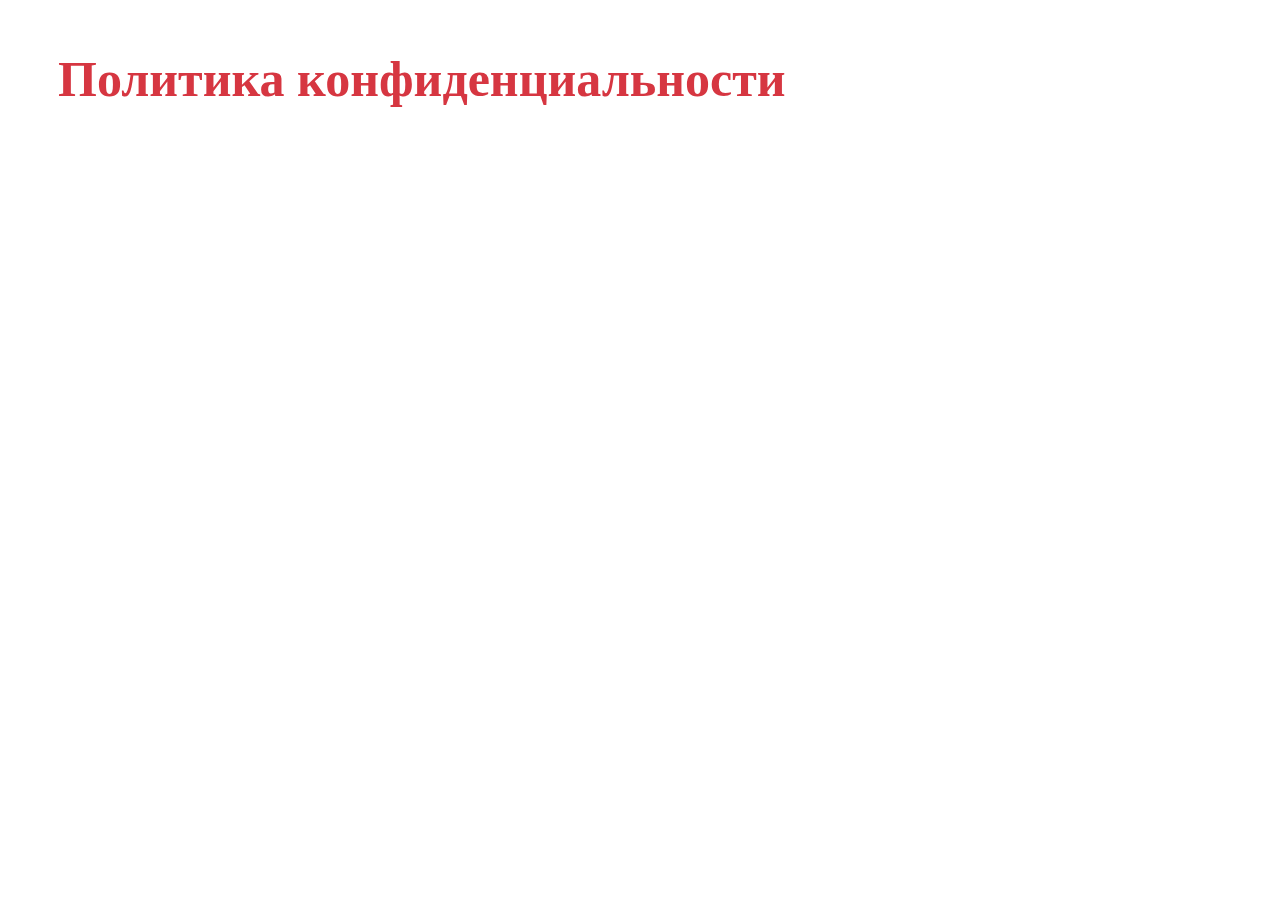
<file: politic.html>
<!DOCTYPE html>
<html lang="en">
<head>
  <meta charset="UTF-8">
  <title>Политика конфиденциальности</title>
</head>
<body>
<h1 style="margin: 50px; font-size: 50px; color: #D63641">Политика конфиденциальности</h1>
</body>
</html>
</file>
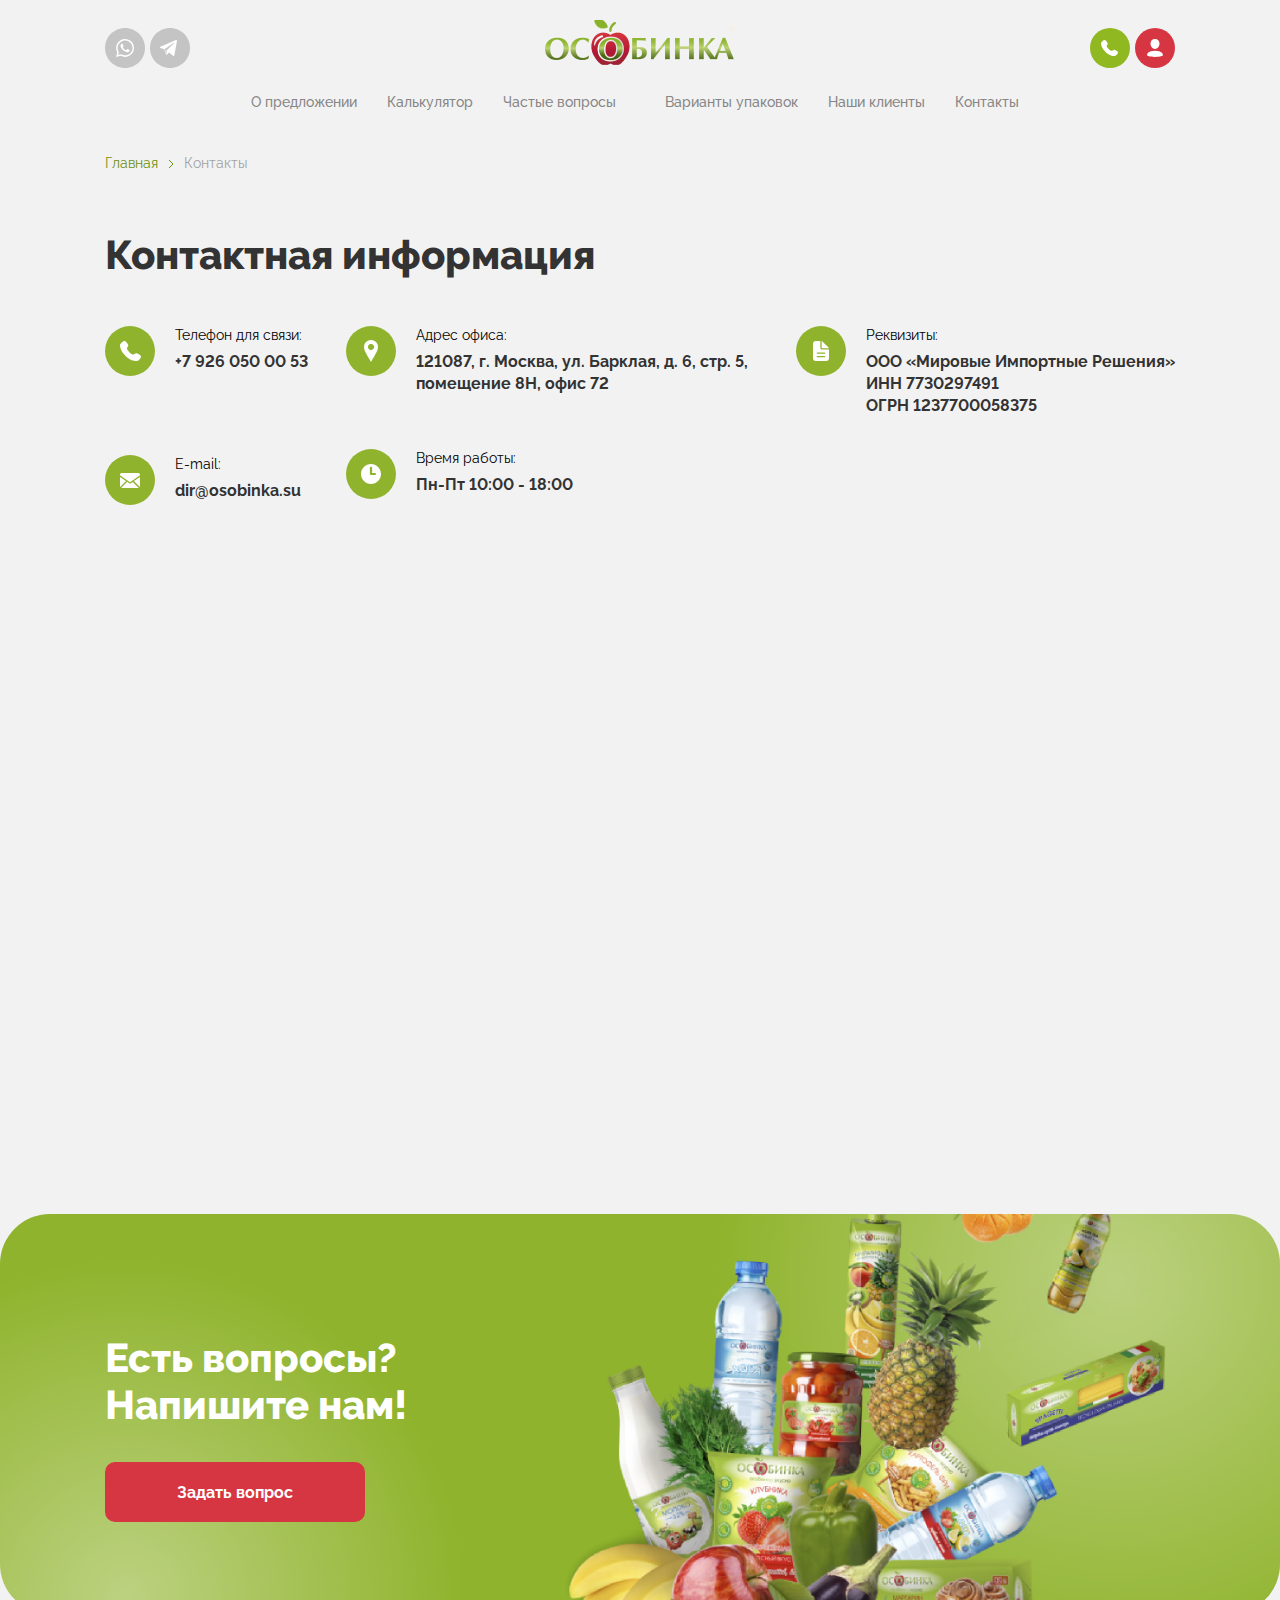
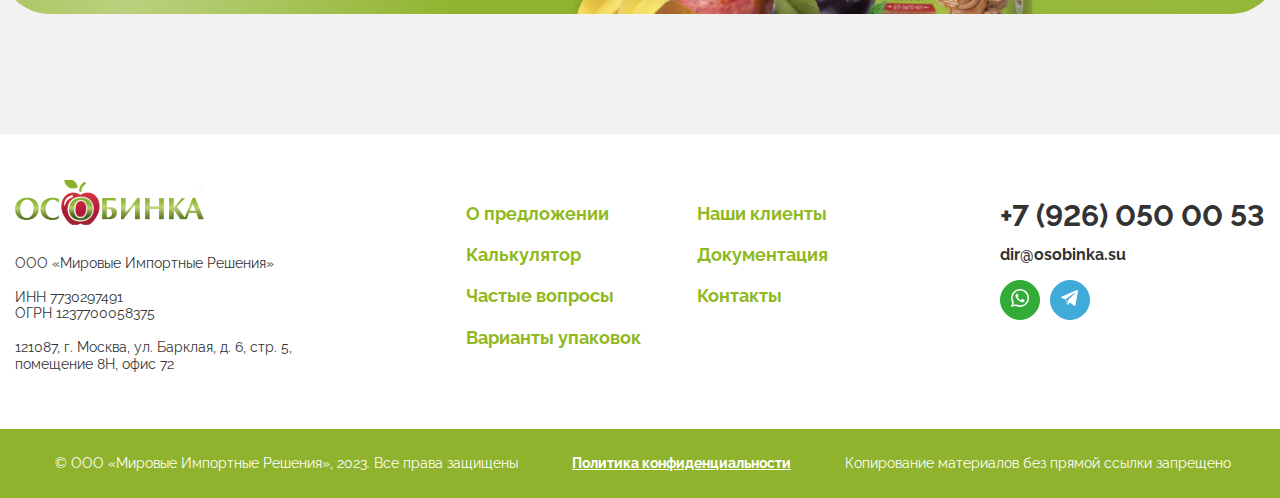
<file: pages/contacts.html>
<!DOCTYPE html>
<html lang="ru">
<head>
    <meta charset="UTF-8">
    <meta name="viewport" content="width=device-width, initial-scale=1.0">
    <title>Контакты</title>
    <link type="image/x-icon" href="../favicon_grey.ico" rel="shortcut icon">
    <!--  <link type="image/x-icon" href="../favicon_white_bg.ico" rel="shortcut icon">-->
    <!--  <link type="image/x-icon" href="../favicon_.ico" rel="shortcut icon">-->
    <!--  <link type="image/x-icon" href="../favicon.ico" rel="shortcut icon">-->
    <!--  <link rel="icon" type="image/png" href="../apple-touch-icon.png" />-->

    <link rel="stylesheet" href="../css/contacts.css">

    <script defer src="../scripts/global.js"></script>
    <script defer src="../scripts/contacts.js"></script>
</head>
<body>
<header class="header">
    <div class="container">
        <div class="soc">
            <a class="whatsapp" href="https://wa.me/">
                <svg xmlns="http://www.w3.org/2000/svg" width="40" height="40" viewBox="0 0 40 40" fill="none">
                    <path
                        d="M40 20C40 8.9543 31.0457 0 20 0C8.9543 0 0 8.9543 0 20C0 31.0457 8.9543 40 20 40C31.0457 40 40 31.0457 40 20Z"
                        fill="#C4C4C4"/>
                    <path
                        d="M26.3076 13.6101C25.4824 12.7791 24.5001 12.1205 23.418 11.6724C22.3357 11.2244 21.1751 10.9958 20.0037 11.0001C18.4377 11.0016 16.8995 11.4143 15.5433 12.1968C14.1871 12.9794 13.0604 14.1042 12.2761 15.4588C11.4918 16.8135 11.0773 18.3502 11.0744 19.9152C11.0713 21.4803 11.4797 23.0186 12.2589 24.3763L10.998 29L15.726 27.7625C17.0316 28.4884 18.4985 28.8753 19.9924 28.8875C22.3673 28.8876 24.6461 27.9502 26.3326 26.2793C28.0192 24.6085 28.9773 22.3396 28.998 19.9663C28.9901 18.782 28.7484 17.611 28.2867 16.5202C27.8251 15.4294 27.1524 14.4405 26.3076 13.6101ZM20.0037 27.3463C18.6728 27.3472 17.3662 26.9897 16.2213 26.3113L15.9511 26.1425L13.1481 26.885L13.8911 24.1513L13.711 23.87C12.7533 22.3251 12.3958 20.4827 12.7064 18.6919C13.017 16.9012 13.974 15.2864 15.3961 14.1537C16.8182 13.0209 18.6066 12.4486 20.4226 12.5455C22.2385 12.6422 23.956 13.4013 25.2495 14.6788C26.6634 16.0605 27.4727 17.9452 27.5009 19.9213C27.4831 21.8967 26.6853 23.785 25.2812 25.1757C23.8772 26.5662 21.9804 27.3463 20.0037 27.3463ZM24.0675 21.7888C23.8423 21.6763 22.7504 21.1363 22.5477 21.0688C22.3452 21.0013 22.1876 20.9563 22.0412 21.1813C21.821 21.4829 21.5842 21.772 21.332 22.0475C21.2082 22.205 21.0731 22.2163 20.8479 22.0475C19.5643 21.5406 18.4949 20.6069 17.8198 19.4038C17.5834 19.01 18.045 19.0325 18.4727 18.1888C18.5043 18.1279 18.5208 18.0604 18.5208 17.9919C18.5208 17.9234 18.5043 17.8559 18.4727 17.795C18.4727 17.6825 17.9661 16.58 17.786 16.1413C17.6059 15.7025 17.4258 15.77 17.2795 15.7588H16.8405C16.7267 15.7606 16.6147 15.7866 16.5117 15.8351C16.4088 15.8835 16.3175 15.9534 16.2438 16.04C15.9912 16.2855 15.7942 16.5822 15.6661 16.9101C15.5379 17.2381 15.4816 17.5897 15.5008 17.9413C15.5715 18.7829 15.8886 19.585 16.4127 20.2475C17.372 21.6828 18.6867 22.8455 20.2288 23.6225C21.0376 24.0944 21.9776 24.2917 22.908 24.185C23.2178 24.1236 23.5113 23.9977 23.7691 23.8155C24.0272 23.6333 24.2439 23.3989 24.4052 23.1275C24.5547 22.7963 24.6017 22.4281 24.5403 22.07C24.4389 21.9575 24.2926 21.9013 24.0675 21.7888Z"
                        fill="white"/>
                </svg>
            </a>
            <a class="telegram" href="https://t.me">
                <svg xmlns="http://www.w3.org/2000/svg" width="40" height="40" viewBox="0 0 40 40" fill="none">
                    <path
                        d="M20 40C31.0457 40 40 31.0457 40 20C40 8.9543 31.0457 0 20 0C8.9543 0 0 8.9543 0 20C0 31.0457 8.9543 40 20 40Z"
                        fill="#C4C4C4"/>
                    <path
                        d="M25.9084 12.0636C26.5004 11.8056 27.1123 12.3843 26.9824 13.0792L24.3275 27.2573C24.2034 27.922 23.5044 28.2213 23.0145 27.8192L19.0066 24.5325L16.9637 26.8629C16.6047 27.2719 15.9856 27.1053 15.8316 26.5602L14.3577 21.3329L10.4068 20.0291C9.88778 19.8581 9.85779 19.0516 10.3608 18.8315L25.9084 12.0636ZM23.9595 15.2096C24.1324 15.0386 23.9314 14.737 23.7354 14.8733L15.2076 20.7821C15.0576 20.886 14.9886 21.0904 15.0416 21.2792L16.2046 26.9847C16.2276 27.0718 16.3395 27.0595 16.3496 26.969L16.6096 22.621C16.6195 22.5138 16.6655 22.4155 16.7376 22.3439L23.9595 15.2096Z"
                        fill="white"/>
                </svg>
            </a>
        </div>

        <nav class="navigation">

            <ul class="navigation-menu navigation-menu-left">
                <li class="nav-item">
                    <a href="tel:+79260500053" class="tel">+7 (926) 050 00 53</a>
                </li>
                <li class="nav-item">
                    <a href="mailto:dir@osobinka.su" class="email">dir@osobinka.su</a>
                </li>
                <li class="nav-item">
                    <a href="../index.html#offer" class="menu-link">О предложении</a>
                </li>
                <li class="nav-item">
                    <a href="../index.html#calc" class="menu-link">Калькулятор</a>
                </li>
                <li class="nav-item">
                    <a href="../pages/questions.html" class="menu-link">Частые вопросы</a>
                </li>
            </ul>

            <a href="../index.html" class="logo-image">
                <img src="../images/global/logo.png" alt="Logo" class="img logo-img">
            </a>

            <ul class="navigation-menu navigation-menu-right">
                <li class="nav-item">
                    <a href="packaging.html" class="menu-link">Варианты упаковок</a>
                </li>
                <li class="nav-item">
                    <a href="../pages/clients.html" class="menu-link">Наши клиенты</a>
                </li>
                <li class="nav-item">
                    <a href="../pages/documentations.html" class="menu-link">Документация</a>
                </li>
                <li class="nav-item">
                    <a href="#" class="menu-link">Контакты</a>
                </li>
            </ul>
        </nav>

        <div class="manage">
            <div class="tel-user">
                <a href="tel:+79260500053" class="contact-tel">
                    <svg xmlns="http://www.w3.org/2000/svg" width="40" height="40" viewBox="0 0 40 40" fill="none">
                        <circle cx="20" cy="20" r="20" fill="#90B820"/>
                        <path
                            d="M22.8586 22.2647L22.4284 22.6909C22.4284 22.6909 21.406 23.704 18.6151 20.9386C15.8243 18.1732 16.8468 17.1601 16.8468 17.1601L17.1176 16.8917C17.785 16.2304 17.8479 15.1689 17.2656 14.3939L16.0747 12.8085C15.3541 11.8493 13.9617 11.7226 13.1358 12.541L11.6534 14.0099C11.2439 14.4157 10.9694 14.9417 11.0027 15.5253C11.0879 17.0182 11.7657 20.2303 15.5478 23.978C19.5586 27.9522 23.322 28.1102 24.8609 27.9672C25.3477 27.922 25.771 27.675 26.1121 27.3369L27.4538 26.0076C28.3594 25.1102 28.1041 23.5717 26.9453 22.944L25.141 21.9665C24.3801 21.5544 23.4532 21.6754 22.8586 22.2647Z"
                            fill="white"/>
                    </svg>
                </a>
                <a href="personal.html" class="user">
                    <svg xmlns="http://www.w3.org/2000/svg" width="40" height="40" viewBox="0 0 40 40" fill="none">
                        <circle cx="20" cy="20" r="20" fill="#D63641"/>
                        <path fill-rule="evenodd" clip-rule="evenodd"
                              d="M24.505 15.5567C24.505 18.4322 22.573 20.9 20.0004 20.9C17.4258 20.9 15.4959 18.4322 15.4959 15.5558C15.4959 12.6812 17.1576 11 20.0004 11C22.8433 11 24.505 12.6803 24.505 15.5567ZM12.0945 27.3278C12.4799 27.74 14.1396 29 20.0004 29C25.8613 29 27.52 27.74 27.9064 27.3287C27.9422 27.2892 27.9687 27.2435 27.9842 27.1944C27.9997 27.1454 28.0038 27.094 27.9965 27.0434C27.9084 26.2496 27.1136 22.7 20.0004 22.7C12.8873 22.7 12.0925 26.2496 12.0034 27.0434C11.9962 27.094 12.0005 27.1455 12.0162 27.1945C12.0318 27.2436 12.0585 27.2883 12.0945 27.3278Z"
                              fill="white"/>
                    </svg>
                </a>
            </div>

            <div class="burger active">
                <div class="line"></div>
                <div class="line"></div>
                <div class="line"></div>
            </div>
        </div>
    </div>
</header>

<main class="contact-main" id="contacts">
    <div class="container">
        <div class="main-link">
            <a href="../index.html">Главная</a>
            <svg xmlns="http://www.w3.org/2000/svg" width="6" height="10" viewBox="0 0 6 10" fill="none">
                <path d="M1 1L5 5L1 9" stroke="#6F9114"/>
            </svg>
            <span>Контакты</span>
        </div>

        <h1 class="big-title contacts-title">Контактная информация</h1>

        <div class="content">
            <div class="contact-info">
                <div class="contact-info-item">
                    <div class="contact-info-el contact-phone">
                        <div class="contact-icon">
                            <svg width="21" height="20" viewBox="0 0 21 20" fill="none"
                                 xmlns="http://www.w3.org/2000/svg">
                                <path d="M14.6489 12.8309L14.1175 13.3636C14.1175 13.3636 12.8544 14.63 9.40694 11.1732C5.95947 7.7165 7.22247 6.4501 7.22247 6.4501L7.55707 6.11458C8.38144 5.28806 8.45914 3.96108 7.73989 2.99233L6.26879 1.01068C5.37865 -0.188334 3.65861 -0.346723 2.63835 0.676268L0.807156 2.51238C0.301266 3.01963 -0.0377437 3.67717 0.00336956 4.40661C0.108544 6.27274 0.945825 10.2879 5.61791 14.9725C10.5724 19.9403 15.2212 20.1377 17.1223 19.959C17.7236 19.9025 18.2465 19.5937 18.6679 19.1711L20.3253 17.5095C21.444 16.3877 21.1285 14.4646 19.6972 13.68L17.4682 12.4581C16.5284 11.943 15.3834 12.0943 14.6489 12.8309Z"
                                      fill="white"/>
                            </svg>
                        </div>
                        <div class="contact-text">
                            <div class="contact-text-title">Телефон для связи:</div>
                            <div class="contact-text-desc">+7 926 050 00 53</div>
                        </div>
                    </div>
                    <div class="contact-info-el contact-email">
                        <div class="contact-icon">
                            <svg width="20" height="15" viewBox="0 0 20 15" fill="none"
                                 xmlns="http://www.w3.org/2000/svg">
                                <path fill-rule="evenodd" clip-rule="evenodd"
                                      d="M7.172 8.834L10.0016 10.7688L12.73 8.887L18.8446 14.9201C18.6835 14.972 18.5117 15 18.3333 15H1.66667C1.44656 15 1.23642 14.9573 1.04407 14.8798L7.172 8.834ZM20 3.876V13.3333C20 13.5799 19.9464 13.814 19.8503 14.0246L13.856 8.111L20 3.876ZM0 3.929L6.042 8.061L0.1057 13.9187C0.03737 13.7366 0 13.5393 0 13.3333L0 3.929ZM18.3333 0C19.2538 0 20 0.746192 20 1.66667V2.253L9.99839 9.14765L0 2.31L0 1.66667C0 0.746192 0.746192 0 1.66667 0H18.3333Z"
                                      fill="white"/>
                            </svg>
                        </div>
                        <div class="contact-text">
                            <div class="contact-text-title">E-mail:</div>
                            <div class="contact-text-desc">dir@osobinka.su</div>
                        </div>
                    </div>
                </div>
                <div class="contact-info-item">
                    <div class="contact-info-el contact-address">
                        <div class="contact-icon">
                            <svg width="14" height="22" viewBox="0 0 14 22" fill="none"
                                 xmlns="http://www.w3.org/2000/svg">
                                <path d="M7 0.000210226C6.07606 -0.00694319 5.15997 0.168529 4.30537 0.516351C3.45076 0.864173 2.67483 1.37735 2.023 2.02584C1.37117 2.67433 0.856548 3.44509 0.50927 4.29299C0.161993 5.14089 -0.0109606 6.04888 0.000537911 6.9638C0.000537911 10.8635 3.84416 16.0149 7 22C10.1558 16.0159 13.9995 10.8635 13.9995 6.9638C14.011 6.04888 13.838 5.14089 13.4907 4.29299C13.1435 3.44509 12.6288 2.67433 11.977 2.02584C11.3252 1.37735 10.5492 0.864173 9.69463 0.516351C8.84003 0.168529 7.92394 -0.00694319 7 0.000210226ZM7 9.94532C6.3981 9.94532 5.80972 9.76857 5.30926 9.43743C4.8088 9.10628 4.41874 8.63561 4.18841 8.08493C3.95807 7.53426 3.89781 6.92831 4.01523 6.34371C4.13265 5.75912 4.4225 5.22213 4.8481 4.80066C5.27371 4.3792 5.81596 4.09217 6.40629 3.97589C6.99662 3.85961 7.60852 3.91929 8.1646 4.14738C8.72068 4.37548 9.19597 4.76175 9.53037 5.25735C9.86476 5.75294 10.0432 6.3356 10.0432 6.93165C10.0432 7.73093 9.72262 8.49747 9.1519 9.06264C8.58118 9.62781 7.80712 9.94532 7 9.94532Z"
                                      fill="white"/>
                            </svg>
                        </div>
                        <div class="contact-text">
                            <div class="contact-text-title">Адрес офиса:</div>
                            <div class="contact-text-desc">
                                121087, г. Москва, ул. Барклая, д. 6, стр. 5, помещение 8Н, офис 72
                            </div>
                        </div>
                    </div>
                    <div class="contact-info-el contact-time">
                        <div class="contact-icon">
                            <svg width="20" height="20" viewBox="0 0 20 20" fill="none"
                                 xmlns="http://www.w3.org/2000/svg">
                                <path fill-rule="evenodd" clip-rule="evenodd"
                                      d="M10 20C15.5229 20 20 15.5229 20 10C20 4.47716 15.5229 0 10 0C4.47716 0 0 4.47716 0 10C0 15.5229 4.47716 20 10 20ZM11.1111 3.88889C11.1111 3.27524 10.6137 2.77778 10 2.77778C9.38633 2.77778 8.88889 3.27524 8.88889 3.88889V9.72222C8.88889 10.4893 9.51067 11.1111 10.2778 11.1111H13.8889C14.5026 11.1111 15 10.6137 15 10C15 9.38633 14.5026 8.88889 13.8889 8.88889H11.1111V3.88889Z"
                                      fill="white"/>
                            </svg>
                        </div>
                        <div class="contact-text">
                            <div class="contact-text-title">Время работы:</div>
                            <div class="contact-text-desc">Пн-Пт 10:00 - 18:00</div>
                        </div>
                    </div>
                </div>
                <div class="contact-info-item">
                    <div class="contact-info-el contact-req">
                        <div class="contact-icon">
                            <svg width="16" height="20" viewBox="0 0 16 20" fill="none"
                                 xmlns="http://www.w3.org/2000/svg">
                                <path d="M2.94887 20H13.0511C15.0202 20 16 19.0205 16 17.0802V8.61007H9.11297C7.89537 8.61007 7.3246 8.04103 7.3246 6.84701V0H2.94887C0.9893 0 0 0.988816 0 2.92911V17.0802C0 19.0299 0.9893 20 2.94887 20ZM9.1415 7.3321H15.8954C15.8288 6.94961 15.5529 6.57648 15.1058 6.1194L9.85493 0.886169C9.41737 0.438448 9.01783 0.16792 8.6183 0.102607V6.82838C8.6183 7.16418 8.79903 7.3321 9.1415 7.3321ZM4.3377 12.6492C3.94766 12.6492 3.6718 12.3787 3.6718 12.0149C3.6718 11.6511 3.94766 11.3806 4.3377 11.3806H11.6718C12.0523 11.3806 12.3472 11.6511 12.3472 12.0149C12.3472 12.3787 12.0523 12.6492 11.6718 12.6492H4.3377ZM4.3377 16.2033C3.94766 16.2033 3.6718 15.9328 3.6718 15.569C3.6718 15.2052 3.94766 14.9347 4.3377 14.9347H11.6718C12.0523 14.9347 12.3472 15.2052 12.3472 15.569C12.3472 15.9328 12.0523 16.2033 11.6718 16.2033H4.3377Z"
                                      fill="white"/>
                            </svg>
                        </div>
                        <div class="contact-text">
                            <div class="contact-text-title">Реквизиты:</div>
                            <div class="contact-text-desc">
                                ООО «Мировые Импортные Решения»<br>
                                ИНН 7730297491<br>
                                ОГРН 1237700058375
                            </div>
                        </div>
                    </div>
                </div>
            </div>
        </div>
    </div>
</main>

<section class="map">
    <div class="container">
        <iframe src="https://yandex.ru/map-widget/v1/?um=constructor%3A5c53f8711677a3fed6ae3d3e2e4b1671f0cbfa204f471fdb5bb757b48b09644e&amp;source=constructor"
                width="100%" height="450" frameborder="0">
        </iframe>
    </div>
</section>

<section class="order">
    <div class="container">
        <div class="order-info">
            <div class="big-title order-title">Есть вопросы? Напишите нам!</div>
            <div class="order-action">
                <button class="button btn-red order-button">Задать вопрос</button>
            </div>
        </div>
        <div class="order-image">
            <img src="../images/global/order_.png" alt="Image of order" class="order-img">
        </div>
    </div>
</section>

<footer class="footer">
    <div class="contact-link">
        <div class="container">
            <div class="about">
                <a href="#" class="logo-image">
                    <img src="../images/global/logo.png" alt="Logo" class="img logo-img">
                </a>
                <div class="requisites">
                    ООО «Мировые Импортные Решения»<br><br>
                    ИНН 7730297491<br>
                    ОГРН 1237700058375<br><br>
                    121087, г. Москва, ул. Барклая, д. 6, стр. 5, помещение 8Н, офис 72
                </div>
            </div>
            <div class="transit">
                <ul class="transit-page">
                    <li class="transit-page-item">
                        <a href="../index.html#offer" class="transit-page-link">О предложении</a>
                    </li>
                    <li class="transit-page-item">
                        <a href="../index.html#calc" class="transit-page-link">Калькулятор</a>
                    </li>
                    <li class="transit-page-item">
                        <a href="../pages/questions.html" class="transit-page-link">Частые вопросы</a>
                    </li>
                    <li class="transit-page-item">
                        <a href="packaging.html" class="transit-page-link">Варианты упаковок</a>
                    </li>
                </ul>
                <ul class="transit-info">
                    <li class="transit-info-item">
                        <a href="../pages/clients.html" class="transit-info-link">Наши клиенты</a>
                    </li>
                    <li class="transit-info-item">
                        <a href="../pages/documentations.html" class="transit-info-link">Документация</a>
                    </li>
                    <li class="transit-info-item">
                        <a href="../pages/contacts.html" class="transit-info-link">Контакты</a>
                    </li>
                </ul>
            </div>
            <div class="contacts">
                <a href="tel:+79260500053" class="tel">+7 (926) 050 00 53</a>
                <a href="mailto:dir@osobinka.su" class="email">dir@osobinka.su</a>
                <div class="footer-soc">
                    <div class="soc-item whatsapp">
                        <a href="https://wa.me/">
                            <svg class="whatsapp-stay" width="18" height="18" viewBox="0 0 18 18" fill="none"
                                 xmlns="http://www.w3.org/2000/svg">
                                <path
                                    d="M15.3076 2.61015C14.4824 1.77918 13.5001 1.12056 12.418 0.672509C11.3357 0.224435 10.1751 -0.00412006 9.00372 0.000118937C7.43772 0.00164894 5.89953 0.414344 4.54332 1.19688C3.18711 1.97943 2.0604 3.10425 1.27614 4.45884C0.491787 5.81352 0.0773367 7.35027 0.0743667 8.91528C0.0713067 10.4804 0.479727 12.0187 1.25886 13.3763L-0.00195312 18.0001L4.72602 16.7626C6.03156 17.4884 7.49847 17.8753 8.99238 17.8876C11.3673 17.8877 13.6461 16.9502 15.3326 15.2794C17.0192 13.6086 17.9773 11.3396 17.998 8.96631C17.9901 7.78209 17.7484 6.61101 17.2867 5.5203C16.8251 4.4295 16.1524 3.44058 15.3076 2.61015ZM9.00372 16.3463C7.6728 16.3472 6.36618 15.9897 5.22129 15.3113L4.95111 15.1426L2.14815 15.8851L2.8911 13.1513L2.71101 12.8701C1.75332 11.3251 1.39584 9.48273 1.70643 7.69191C2.01702 5.90127 2.97399 4.28649 4.39608 3.15375C5.81817 2.02092 7.60656 1.4487 9.42258 1.54554C11.2385 1.6423 12.956 2.40135 14.2495 3.67881C15.6634 5.06058 16.4727 6.94527 16.5009 8.92131C16.4831 10.8967 15.6853 12.7851 14.2812 14.1758C12.8772 15.5663 10.9804 16.3464 9.00372 16.3463ZM13.0675 10.7888C12.8423 10.6763 11.7504 10.1363 11.5477 10.0688C11.3452 10.0013 11.1876 9.95631 11.0412 10.1813C10.821 10.483 10.5842 10.7721 10.332 11.0476C10.2082 11.2051 10.0731 11.2163 9.84792 11.0476C8.56434 10.5407 7.49487 9.60693 6.81978 8.40381C6.58344 8.01006 7.04496 8.03256 7.47273 7.18881C7.50432 7.12797 7.52079 7.06047 7.52079 6.99198C7.52079 6.92349 7.50432 6.85599 7.47273 6.79506C7.47273 6.68256 6.96612 5.58006 6.78603 5.14131C6.60594 4.70256 6.42585 4.77006 6.27951 4.75881H5.84049C5.72673 4.76061 5.61468 4.78662 5.51172 4.83513C5.40885 4.88355 5.3175 4.95349 5.24379 5.04006C4.99125 5.28558 4.79424 5.58222 4.66608 5.91018C4.53792 6.23814 4.48158 6.58977 4.50084 6.94131C4.57149 7.78299 4.88856 8.58507 5.41272 9.24756C6.37203 10.6829 7.68675 11.8456 9.22881 12.6226C10.0376 13.0944 10.9776 13.2917 11.908 13.1851C12.2178 13.1237 12.5113 12.9978 12.7691 12.8155C13.0272 12.6334 13.2439 12.3989 13.4052 12.1276C13.5547 11.7964 13.6017 11.4282 13.5403 11.0701C13.4389 10.9576 13.2926 10.9013 13.0675 10.7888Z"
                                    fill="white"/>
                            </svg>
                            <svg class="whatsapp-hover" width="18" height="18" viewBox="0 0 18 18" fill="none"
                                 xmlns="http://www.w3.org/2000/svg">
                                <path
                                    d="M15.3076 2.61015C14.4824 1.77918 13.5001 1.12056 12.418 0.672509C11.3357 0.224435 10.1751 -0.00412006 9.00372 0.000118937C7.43772 0.00164894 5.89953 0.414344 4.54332 1.19688C3.18711 1.97943 2.0604 3.10425 1.27614 4.45884C0.491787 5.81352 0.0773367 7.35027 0.0743667 8.91528C0.0713067 10.4804 0.479727 12.0187 1.25886 13.3763L-0.00195312 18.0001L4.72602 16.7626C6.03156 17.4884 7.49847 17.8753 8.99238 17.8876C11.3673 17.8877 13.6461 16.9502 15.3326 15.2794C17.0192 13.6086 17.9773 11.3396 17.998 8.96631C17.9901 7.78209 17.7484 6.61101 17.2867 5.5203C16.8251 4.4295 16.1524 3.44058 15.3076 2.61015ZM9.00372 16.3463C7.6728 16.3472 6.36618 15.9897 5.22129 15.3113L4.95111 15.1426L2.14815 15.8851L2.8911 13.1513L2.71101 12.8701C1.75332 11.3251 1.39584 9.48273 1.70643 7.69191C2.01702 5.90127 2.97399 4.28649 4.39608 3.15375C5.81817 2.02092 7.60656 1.4487 9.42258 1.54554C11.2385 1.6423 12.956 2.40135 14.2495 3.67881C15.6634 5.06058 16.4727 6.94527 16.5009 8.92131C16.4831 10.8967 15.6853 12.7851 14.2812 14.1758C12.8772 15.5663 10.9804 16.3464 9.00372 16.3463ZM13.0675 10.7888C12.8423 10.6763 11.7504 10.1363 11.5477 10.0688C11.3452 10.0013 11.1876 9.95631 11.0412 10.1813C10.821 10.483 10.5842 10.7721 10.332 11.0476C10.2082 11.2051 10.0731 11.2163 9.84792 11.0476C8.56434 10.5407 7.49487 9.60693 6.81978 8.40381C6.58344 8.01006 7.04496 8.03256 7.47273 7.18881C7.50432 7.12797 7.52079 7.06047 7.52079 6.99198C7.52079 6.92349 7.50432 6.85599 7.47273 6.79506C7.47273 6.68256 6.96612 5.58006 6.78603 5.14131C6.60594 4.70256 6.42585 4.77006 6.27951 4.75881H5.84049C5.72673 4.76061 5.61468 4.78662 5.51172 4.83513C5.40885 4.88355 5.3175 4.95349 5.24379 5.04006C4.99125 5.28558 4.79424 5.58222 4.66608 5.91018C4.53792 6.23814 4.48158 6.58977 4.50084 6.94131C4.57149 7.78299 4.88856 8.58507 5.41272 9.24756C6.37203 10.6829 7.68675 11.8456 9.22881 12.6226C10.0376 13.0944 10.9776 13.2917 11.908 13.1851C12.2178 13.1237 12.5113 12.9978 12.7691 12.8155C13.0272 12.6334 13.2439 12.3989 13.4052 12.1276C13.5547 11.7964 13.6017 11.4282 13.5403 11.0701C13.4389 10.9576 13.2926 10.9013 13.0675 10.7888Z"
                                    fill="#32AC37"/>
                            </svg>
                        </a>
                    </div>
                    <div class="soc-item telegram">
                        <a href="https://t.me">
                            <svg class="telegram-stay" width="18" height="16" viewBox="0 0 18 16" fill="none"
                                 xmlns="http://www.w3.org/2000/svg">
                                <path
                                    d="M15.9641 0.0634801C16.5561 -0.194568 17.168 0.384216 17.038 1.07906L14.3831 15.2572C14.2591 15.9219 13.5601 16.2212 13.0701 15.8191L9.06224 12.5323L7.01933 14.8628C6.66032 15.2718 6.0413 15.1052 5.88731 14.56L4.41337 9.33275L0.462427 8.02898C-0.0565578 7.858 -0.0865452 7.05151 0.416429 6.83138L15.9641 0.0634801ZM14.0151 3.20949C14.1881 3.03852 13.987 2.73689 13.7911 2.87321L5.26324 8.782C5.1133 8.88587 5.04428 9.09026 5.09729 9.27909L6.26027 14.9846C6.28322 15.0717 6.39517 15.0593 6.40526 14.9689L6.66527 10.6209C6.67517 10.5136 6.72116 10.4153 6.79325 10.3438L14.0151 3.20949Z"
                                    fill="white"/>
                            </svg>
                            <svg class="telegram-hover" width="18" height="16" viewBox="0 0 18 16" fill="none"
                                 xmlns="http://www.w3.org/2000/svg">
                                <path
                                    d="M15.9641 0.0634801C16.5561 -0.194568 17.168 0.384216 17.038 1.07906L14.3831 15.2572C14.2591 15.9219 13.5601 16.2212 13.0701 15.8191L9.06224 12.5323L7.01933 14.8628C6.66032 15.2718 6.0413 15.1052 5.88731 14.56L4.41337 9.33275L0.462427 8.02898C-0.0565578 7.858 -0.0865452 7.05151 0.416429 6.83138L15.9641 0.0634801ZM14.0151 3.20949C14.1881 3.03852 13.987 2.73689 13.7911 2.87321L5.26324 8.782C5.1133 8.88587 5.04428 9.09026 5.09729 9.27909L6.26027 14.9846C6.28322 15.0717 6.39517 15.0593 6.40526 14.9689L6.66527 10.6209C6.67517 10.5136 6.72116 10.4153 6.79325 10.3438L14.0151 3.20949Z"
                                    fill="#40AAD8"/>
                            </svg>
                        </a>
                    </div>
                </div>
            </div>
        </div>
    </div>
    <div class="right">
        <div class="container">
            <div class="right-name">
                © ООО «Мировые Импортные Решения», 2023. Все права защищены
            </div>
            <a href="#" class="privacy">Политика конфиденциальности</a>
            <div class="rule">Копирование материалов без прямой ссылки запрещено</div>
        </div>
    </div>
</footer>

<div class="question-form">
    <div class="popup-bg"></div>
    <div class="question-form-body">
        <div class="question-form-item">
            <div class="popup-close question-form-close">
                <svg class="big" xmlns="http://www.w3.org/2000/svg" width="16" height="16" viewBox="0 0 16 16" fill="none">
                    <path d="M1 1L15 15M15 1L1 15" stroke="#C4C4C4" stroke-width="2" stroke-linecap="round"/>
                </svg>
                <svg class="small" xmlns="http://www.w3.org/2000/svg" width="14" height="14" viewBox="0 0 16 16" fill="none">
                    <path d="M1 1L15 15M15 1L1 15" stroke="#C4C4C4" stroke-width="2" stroke-linecap="round"/>
                </svg>
            </div>
            <div class="question-form-title">
                Задать вопрос
            </div>
            <div class="question-form-text">
                Оставьте свои контактные данные, мы свяжемся с вами и ответим на все вопросы
            </div>
            <form class="question-form-form">
                <input type="text" class="question-form-input" data-name="name" placeholder="Введите имя">
                <input type="text" class="question-form-input" data-phone="phone" placeholder="Введите телефон">
                <textarea class="question-form-textarea" name="some" id="some-question" cols="30" rows="10"
                          placeholder="Введите вопрос"></textarea>
                <div class="confirm-box">
                    <input type="checkbox" id="question-form-confirm" class="custom-checkbox" checked>
                    <label class="label-confirm" for="question-form-confirm">
                        Я ознакомлен и принимаю условия <a href="../politic.html" target="_blank">Политики конфиденциальности</a> и
                        соглашаюсь на <a href="#">Обработку персональных данных</a>
                    </label>
                </div>

                <button class="button btn-red question-form-button">Отправить вопрос</button>
            </form>
        </div>
    </div>
</div>

<div class="question-popup">
    <div class="popup-bg"></div>
    <div class="question-popup-body">
        <div class="question-popup-item">
            <div class="popup-close question-popup-close">
                <svg class="big" xmlns="http://www.w3.org/2000/svg" width="16" height="16" viewBox="0 0 16 16" fill="none">
                    <path d="M1 1L15 15M15 1L1 15" stroke="#C4C4C4" stroke-width="2" stroke-linecap="round"/>
                </svg>
                <svg class="small" xmlns="http://www.w3.org/2000/svg" width="14" height="14" viewBox="0 0 16 16" fill="none">
                    <path d="M1 1L15 15M15 1L1 15" stroke="#C4C4C4" stroke-width="2" stroke-linecap="round"/>
                </svg>
            </div>
            <div class="question-popup-title">
                Спасибо!<br>Ваш вопрос отправлен
            </div>
            <div class="question-popup-text">
                Мы свяжемся с вами в ближайшее время
            </div>
            <div class="question-popup-image">
                <img src="../images/questions/g-popup.png" alt="image">
            </div>
        </div>
    </div>
</div>

</body>
</html>
</file>
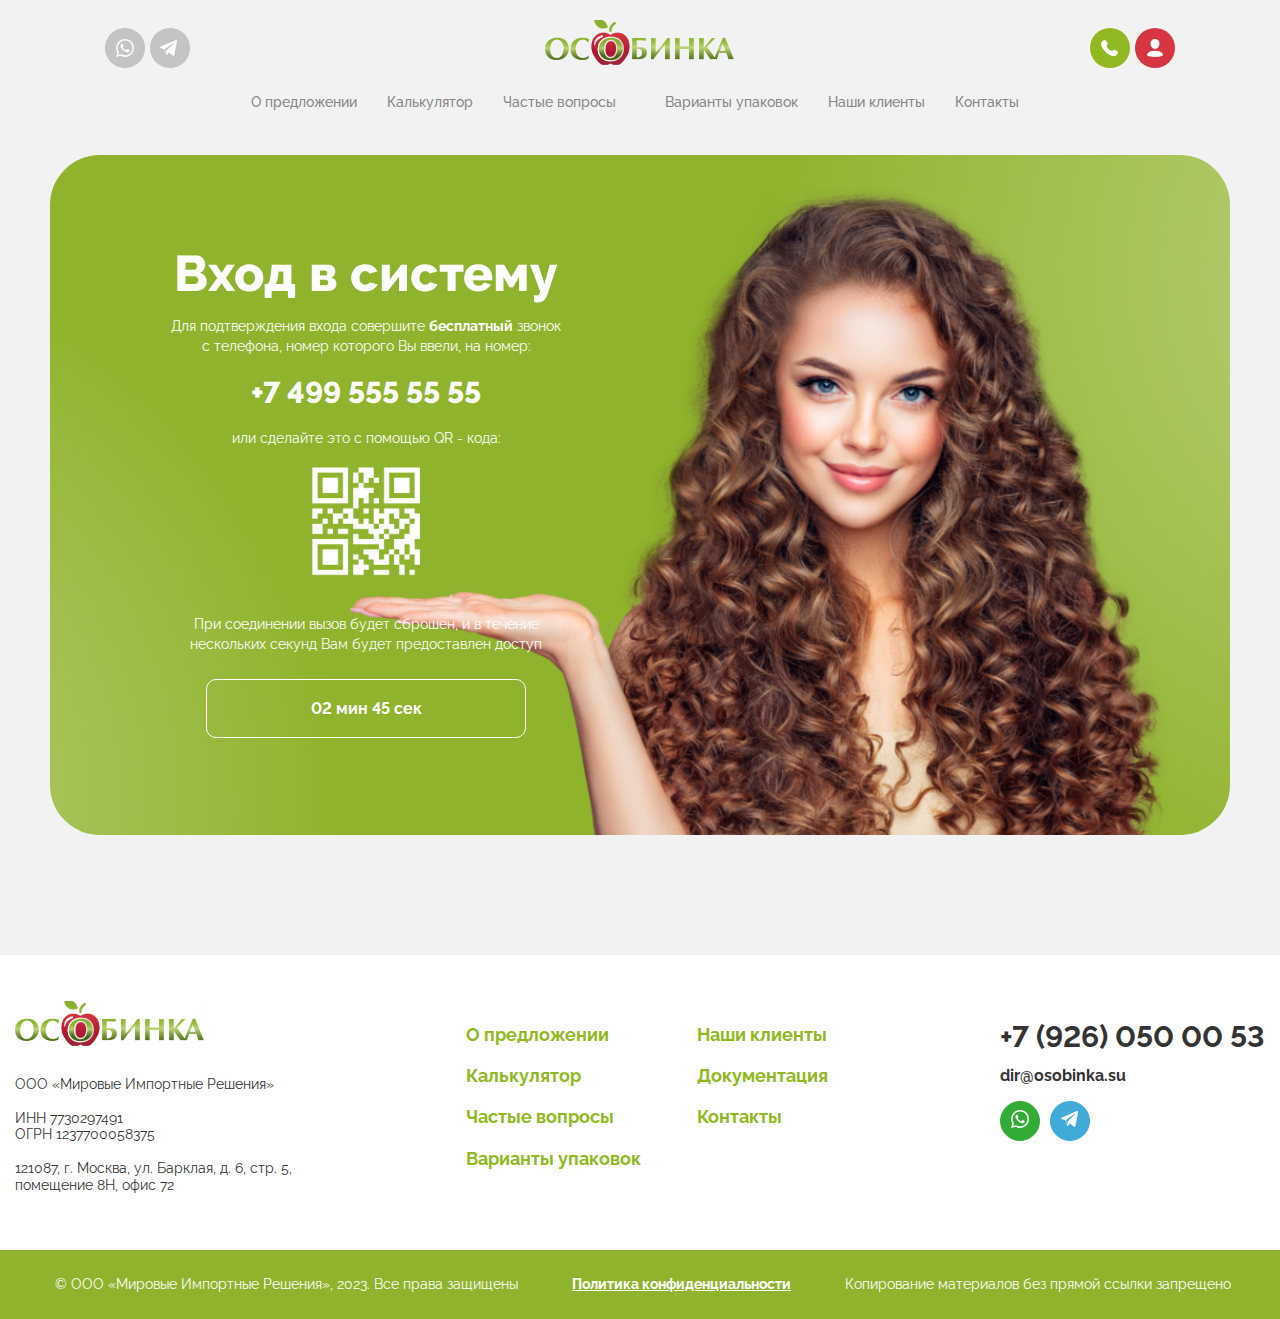
<file: pages/login-qr-code.html>
<!DOCTYPE html>
<html lang="ru">
<head>
  <meta charset="UTF-8">
  <meta name="viewport" content="width=device-width, initial-scale=1.0">
  <title>Отзывы наших партнёров</title>
  <link type="image/x-icon" href="../favicon_grey.ico" rel="shortcut icon">
  <!--  <link type="image/x-icon" href="../favicon_white_bg.ico" rel="shortcut icon">-->
  <!--  <link type="image/x-icon" href="../favicon_.ico" rel="shortcut icon">-->
  <!--  <link type="image/x-icon" href="../favicon.ico" rel="shortcut icon">-->
  <!--  <link rel="icon" type="image/png" href="../apple-touch-icon.png" />-->

  <link rel="stylesheet" href="../css/qr-code.css">

    <script defer src="../scripts/global.js"></script>


</head>
<body>
<header class="header">
  <div class="container">
    <div class="soc">
      <a class="whatsapp" href="https://wa.me/">
        <svg xmlns="http://www.w3.org/2000/svg" width="40" height="40" viewBox="0 0 40 40" fill="none">
          <path
              d="M40 20C40 8.9543 31.0457 0 20 0C8.9543 0 0 8.9543 0 20C0 31.0457 8.9543 40 20 40C31.0457 40 40 31.0457 40 20Z"
              fill="#C4C4C4"/>
          <path
              d="M26.3076 13.6101C25.4824 12.7791 24.5001 12.1205 23.418 11.6724C22.3357 11.2244 21.1751 10.9958 20.0037 11.0001C18.4377 11.0016 16.8995 11.4143 15.5433 12.1968C14.1871 12.9794 13.0604 14.1042 12.2761 15.4588C11.4918 16.8135 11.0773 18.3502 11.0744 19.9152C11.0713 21.4803 11.4797 23.0186 12.2589 24.3763L10.998 29L15.726 27.7625C17.0316 28.4884 18.4985 28.8753 19.9924 28.8875C22.3673 28.8876 24.6461 27.9502 26.3326 26.2793C28.0192 24.6085 28.9773 22.3396 28.998 19.9663C28.9901 18.782 28.7484 17.611 28.2867 16.5202C27.8251 15.4294 27.1524 14.4405 26.3076 13.6101ZM20.0037 27.3463C18.6728 27.3472 17.3662 26.9897 16.2213 26.3113L15.9511 26.1425L13.1481 26.885L13.8911 24.1513L13.711 23.87C12.7533 22.3251 12.3958 20.4827 12.7064 18.6919C13.017 16.9012 13.974 15.2864 15.3961 14.1537C16.8182 13.0209 18.6066 12.4486 20.4226 12.5455C22.2385 12.6422 23.956 13.4013 25.2495 14.6788C26.6634 16.0605 27.4727 17.9452 27.5009 19.9213C27.4831 21.8967 26.6853 23.785 25.2812 25.1757C23.8772 26.5662 21.9804 27.3463 20.0037 27.3463ZM24.0675 21.7888C23.8423 21.6763 22.7504 21.1363 22.5477 21.0688C22.3452 21.0013 22.1876 20.9563 22.0412 21.1813C21.821 21.4829 21.5842 21.772 21.332 22.0475C21.2082 22.205 21.0731 22.2163 20.8479 22.0475C19.5643 21.5406 18.4949 20.6069 17.8198 19.4038C17.5834 19.01 18.045 19.0325 18.4727 18.1888C18.5043 18.1279 18.5208 18.0604 18.5208 17.9919C18.5208 17.9234 18.5043 17.8559 18.4727 17.795C18.4727 17.6825 17.9661 16.58 17.786 16.1413C17.6059 15.7025 17.4258 15.77 17.2795 15.7588H16.8405C16.7267 15.7606 16.6147 15.7866 16.5117 15.8351C16.4088 15.8835 16.3175 15.9534 16.2438 16.04C15.9912 16.2855 15.7942 16.5822 15.6661 16.9101C15.5379 17.2381 15.4816 17.5897 15.5008 17.9413C15.5715 18.7829 15.8886 19.585 16.4127 20.2475C17.372 21.6828 18.6867 22.8455 20.2288 23.6225C21.0376 24.0944 21.9776 24.2917 22.908 24.185C23.2178 24.1236 23.5113 23.9977 23.7691 23.8155C24.0272 23.6333 24.2439 23.3989 24.4052 23.1275C24.5547 22.7963 24.6017 22.4281 24.5403 22.07C24.4389 21.9575 24.2926 21.9013 24.0675 21.7888Z"
              fill="white"/>
        </svg>
      </a>
      <a class="telegram" href="https://t.me">
        <svg xmlns="http://www.w3.org/2000/svg" width="40" height="40" viewBox="0 0 40 40" fill="none">
          <path
              d="M20 40C31.0457 40 40 31.0457 40 20C40 8.9543 31.0457 0 20 0C8.9543 0 0 8.9543 0 20C0 31.0457 8.9543 40 20 40Z"
              fill="#C4C4C4"/>
          <path
              d="M25.9084 12.0636C26.5004 11.8056 27.1123 12.3843 26.9824 13.0792L24.3275 27.2573C24.2034 27.922 23.5044 28.2213 23.0145 27.8192L19.0066 24.5325L16.9637 26.8629C16.6047 27.2719 15.9856 27.1053 15.8316 26.5602L14.3577 21.3329L10.4068 20.0291C9.88778 19.8581 9.85779 19.0516 10.3608 18.8315L25.9084 12.0636ZM23.9595 15.2096C24.1324 15.0386 23.9314 14.737 23.7354 14.8733L15.2076 20.7821C15.0576 20.886 14.9886 21.0904 15.0416 21.2792L16.2046 26.9847C16.2276 27.0718 16.3395 27.0595 16.3496 26.969L16.6096 22.621C16.6195 22.5138 16.6655 22.4155 16.7376 22.3439L23.9595 15.2096Z"
              fill="white"/>
        </svg>
      </a>
    </div>

    <nav class="navigation">

      <ul class="navigation-menu navigation-menu-left">
        <li class="nav-item">
          <a href="tel:+79260500053" class="tel">+7 (926) 050 00 53</a>
        </li>
        <li class="nav-item">
          <a href="mailto:dir@osobinka.su" class="email">dir@osobinka.su</a>
        </li>
        <li class="nav-item">
          <a href="../index.html#offer" class="menu-link">О предложении</a>
        </li>
        <li class="nav-item">
          <a href="../index.html#calc" class="menu-link">Калькулятор</a>
        </li>
        <li class="nav-item">
          <a href="../pages/questions.html" class="menu-link">Частые вопросы</a>
        </li>
      </ul>

      <a href="../index.html" class="logo-image">
        <img src="../images/global/logo.png" alt="Logo" class="img logo-img">
      </a>

      <ul class="navigation-menu navigation-menu-right">
        <li class="nav-item">
          <a href="packaging.html" class="menu-link">Варианты упаковок</a>
        </li>
        <li class="nav-item">
          <a href="../pages/clients.html" class="menu-link">Наши клиенты</a>
        </li>
        <li class="nav-item">
          <a href="../pages/documentations.html" class="menu-link">Документация</a>
        </li>
        <li class="nav-item">
          <a href="../pages/contacts.html" class="menu-link">Контакты</a>
        </li>
      </ul>
    </nav>

    <div class="manage">
      <div class="tel-user">
        <a href="tel:+79260500053" class="contact-tel">
          <svg xmlns="http://www.w3.org/2000/svg" width="40" height="40" viewBox="0 0 40 40" fill="none">
            <circle cx="20" cy="20" r="20" fill="#90B820"/>
            <path
                d="M22.8586 22.2647L22.4284 22.6909C22.4284 22.6909 21.406 23.704 18.6151 20.9386C15.8243 18.1732 16.8468 17.1601 16.8468 17.1601L17.1176 16.8917C17.785 16.2304 17.8479 15.1689 17.2656 14.3939L16.0747 12.8085C15.3541 11.8493 13.9617 11.7226 13.1358 12.541L11.6534 14.0099C11.2439 14.4157 10.9694 14.9417 11.0027 15.5253C11.0879 17.0182 11.7657 20.2303 15.5478 23.978C19.5586 27.9522 23.322 28.1102 24.8609 27.9672C25.3477 27.922 25.771 27.675 26.1121 27.3369L27.4538 26.0076C28.3594 25.1102 28.1041 23.5717 26.9453 22.944L25.141 21.9665C24.3801 21.5544 23.4532 21.6754 22.8586 22.2647Z"
                fill="white"/>
          </svg>
        </a>
        <a href="personal.html" class="user">
          <svg xmlns="http://www.w3.org/2000/svg" width="40" height="40" viewBox="0 0 40 40" fill="none">
            <circle cx="20" cy="20" r="20" fill="#D63641"/>
            <path fill-rule="evenodd" clip-rule="evenodd"
                  d="M24.505 15.5567C24.505 18.4322 22.573 20.9 20.0004 20.9C17.4258 20.9 15.4959 18.4322 15.4959 15.5558C15.4959 12.6812 17.1576 11 20.0004 11C22.8433 11 24.505 12.6803 24.505 15.5567ZM12.0945 27.3278C12.4799 27.74 14.1396 29 20.0004 29C25.8613 29 27.52 27.74 27.9064 27.3287C27.9422 27.2892 27.9687 27.2435 27.9842 27.1944C27.9997 27.1454 28.0038 27.094 27.9965 27.0434C27.9084 26.2496 27.1136 22.7 20.0004 22.7C12.8873 22.7 12.0925 26.2496 12.0034 27.0434C11.9962 27.094 12.0005 27.1455 12.0162 27.1945C12.0318 27.2436 12.0585 27.2883 12.0945 27.3278Z"
                  fill="white"/>
          </svg>
        </a>
      </div>

      <div class="burger active">
        <div class="line"></div>
        <div class="line"></div>
        <div class="line"></div>
      </div>
    </div>
  </div>
</header>

<main class="auth">
  <div class="container">
    <div class="entry">
      <div class="auth-info">
        <div class="auth-title big-title">Вход в систему</div>
        <div class="call-text">
          Для подтверждения входа совершите <span>бесплатный</span> звонок с телефона, номер которого Вы ввели, на
          номер:
        </div>
        <div class="call-num">
          <a href="tel:+74995555555" class="call-link">+7 499 555 55 55</a>
        </div>
        <div class="qr-text">или сделайте это с помощью QR - кода:</div>
        <div class="qr-image">
          <svg width="120" height="120" viewBox="0 0 120 120" fill="none" xmlns="http://www.w3.org/2000/svg"
               xmlns:xlink="http://www.w3.org/1999/xlink">
            <rect width="120" height="120" fill="url(#pattern0)"/>
            <defs>
              <pattern id="pattern0" patternContentUnits="objectBoundingBox" width="1" height="1">
                <use xlink:href="#image0_1_8166" transform="translate(-0.00335008) scale(0.00167504)"/>
              </pattern>
              <image id="image0_1_8166" width="601" height="597"
                     xlink:href="[data-uri]"/>
            </defs>
          </svg>
        </div>
        <div class="time-text">
          При соединении вызов будет сброшен, и в течение нескольких секунд Вам будет предоставлен доступ
        </div>
        <div class="time-value">
          02 мин 45 сек
        </div>
      </div>
      <div class="auth-image">
        <img src="../images/auth/girl_qr.png" alt="Registry image" class="auth-img">
      </div>
    </div>
  </div>
</main>

<footer class="footer">
  <div class="contact-link">
    <div class="container">
      <div class="about">
        <a href="#" class="logo-image">
          <img src="../images/global/logo.png" alt="Logo" class="img logo-img">
        </a>
        <div class="requisites">
          ООО «Мировые Импортные Решения»<br><br>
          ИНН 7730297491<br>
          ОГРН 1237700058375<br><br>
          121087, г. Москва, ул. Барклая, д. 6, стр. 5, помещение 8Н, офис 72
        </div>
      </div>
      <div class="transit">
        <ul class="transit-page">
          <li class="transit-page-item">
            <a href="../index.html#offer" class="transit-page-link">О предложении</a>
          </li>
          <li class="transit-page-item">
            <a href="../index.html#calc" class="transit-page-link">Калькулятор</a>
          </li>
          <li class="transit-page-item">
            <a href="./questions.html" class="transit-page-link">Частые вопросы</a>
          </li>
          <li class="transit-page-item">
            <a href="packaging.html" class="transit-page-link">Варианты упаковок</a>
          </li>
        </ul>
        <ul class="transit-info">
          <li class="transit-info-item">
            <a href="./clients.html" class="transit-info-link">Наши клиенты</a>
          </li>
          <li class="transit-info-item">
            <a href="./documentations.html" class="transit-info-link">Документация</a>
          </li>
          <li class="transit-info-item">
            <a href="./contacts.html" class="transit-info-link">Контакты</a>
          </li>
        </ul>
      </div>
      <div class="contacts">
        <a href="tel:+79260500053" class="tel">+7 (926) 050 00 53</a>
        <a href="mailto:dir@osobinka.su" class="email">dir@osobinka.su</a>
        <div class="footer-soc">
          <div class="soc-item whatsapp">
            <a href="https://wa.me/">
              <svg class="whatsapp-stay" width="18" height="18" viewBox="0 0 18 18" fill="none"
                   xmlns="http://www.w3.org/2000/svg">
                <path
                    d="M15.3076 2.61015C14.4824 1.77918 13.5001 1.12056 12.418 0.672509C11.3357 0.224435 10.1751 -0.00412006 9.00372 0.000118937C7.43772 0.00164894 5.89953 0.414344 4.54332 1.19688C3.18711 1.97943 2.0604 3.10425 1.27614 4.45884C0.491787 5.81352 0.0773367 7.35027 0.0743667 8.91528C0.0713067 10.4804 0.479727 12.0187 1.25886 13.3763L-0.00195312 18.0001L4.72602 16.7626C6.03156 17.4884 7.49847 17.8753 8.99238 17.8876C11.3673 17.8877 13.6461 16.9502 15.3326 15.2794C17.0192 13.6086 17.9773 11.3396 17.998 8.96631C17.9901 7.78209 17.7484 6.61101 17.2867 5.5203C16.8251 4.4295 16.1524 3.44058 15.3076 2.61015ZM9.00372 16.3463C7.6728 16.3472 6.36618 15.9897 5.22129 15.3113L4.95111 15.1426L2.14815 15.8851L2.8911 13.1513L2.71101 12.8701C1.75332 11.3251 1.39584 9.48273 1.70643 7.69191C2.01702 5.90127 2.97399 4.28649 4.39608 3.15375C5.81817 2.02092 7.60656 1.4487 9.42258 1.54554C11.2385 1.6423 12.956 2.40135 14.2495 3.67881C15.6634 5.06058 16.4727 6.94527 16.5009 8.92131C16.4831 10.8967 15.6853 12.7851 14.2812 14.1758C12.8772 15.5663 10.9804 16.3464 9.00372 16.3463ZM13.0675 10.7888C12.8423 10.6763 11.7504 10.1363 11.5477 10.0688C11.3452 10.0013 11.1876 9.95631 11.0412 10.1813C10.821 10.483 10.5842 10.7721 10.332 11.0476C10.2082 11.2051 10.0731 11.2163 9.84792 11.0476C8.56434 10.5407 7.49487 9.60693 6.81978 8.40381C6.58344 8.01006 7.04496 8.03256 7.47273 7.18881C7.50432 7.12797 7.52079 7.06047 7.52079 6.99198C7.52079 6.92349 7.50432 6.85599 7.47273 6.79506C7.47273 6.68256 6.96612 5.58006 6.78603 5.14131C6.60594 4.70256 6.42585 4.77006 6.27951 4.75881H5.84049C5.72673 4.76061 5.61468 4.78662 5.51172 4.83513C5.40885 4.88355 5.3175 4.95349 5.24379 5.04006C4.99125 5.28558 4.79424 5.58222 4.66608 5.91018C4.53792 6.23814 4.48158 6.58977 4.50084 6.94131C4.57149 7.78299 4.88856 8.58507 5.41272 9.24756C6.37203 10.6829 7.68675 11.8456 9.22881 12.6226C10.0376 13.0944 10.9776 13.2917 11.908 13.1851C12.2178 13.1237 12.5113 12.9978 12.7691 12.8155C13.0272 12.6334 13.2439 12.3989 13.4052 12.1276C13.5547 11.7964 13.6017 11.4282 13.5403 11.0701C13.4389 10.9576 13.2926 10.9013 13.0675 10.7888Z"
                    fill="white"/>
              </svg>
              <svg class="whatsapp-hover" width="18" height="18" viewBox="0 0 18 18" fill="none"
                   xmlns="http://www.w3.org/2000/svg">
                <path
                    d="M15.3076 2.61015C14.4824 1.77918 13.5001 1.12056 12.418 0.672509C11.3357 0.224435 10.1751 -0.00412006 9.00372 0.000118937C7.43772 0.00164894 5.89953 0.414344 4.54332 1.19688C3.18711 1.97943 2.0604 3.10425 1.27614 4.45884C0.491787 5.81352 0.0773367 7.35027 0.0743667 8.91528C0.0713067 10.4804 0.479727 12.0187 1.25886 13.3763L-0.00195312 18.0001L4.72602 16.7626C6.03156 17.4884 7.49847 17.8753 8.99238 17.8876C11.3673 17.8877 13.6461 16.9502 15.3326 15.2794C17.0192 13.6086 17.9773 11.3396 17.998 8.96631C17.9901 7.78209 17.7484 6.61101 17.2867 5.5203C16.8251 4.4295 16.1524 3.44058 15.3076 2.61015ZM9.00372 16.3463C7.6728 16.3472 6.36618 15.9897 5.22129 15.3113L4.95111 15.1426L2.14815 15.8851L2.8911 13.1513L2.71101 12.8701C1.75332 11.3251 1.39584 9.48273 1.70643 7.69191C2.01702 5.90127 2.97399 4.28649 4.39608 3.15375C5.81817 2.02092 7.60656 1.4487 9.42258 1.54554C11.2385 1.6423 12.956 2.40135 14.2495 3.67881C15.6634 5.06058 16.4727 6.94527 16.5009 8.92131C16.4831 10.8967 15.6853 12.7851 14.2812 14.1758C12.8772 15.5663 10.9804 16.3464 9.00372 16.3463ZM13.0675 10.7888C12.8423 10.6763 11.7504 10.1363 11.5477 10.0688C11.3452 10.0013 11.1876 9.95631 11.0412 10.1813C10.821 10.483 10.5842 10.7721 10.332 11.0476C10.2082 11.2051 10.0731 11.2163 9.84792 11.0476C8.56434 10.5407 7.49487 9.60693 6.81978 8.40381C6.58344 8.01006 7.04496 8.03256 7.47273 7.18881C7.50432 7.12797 7.52079 7.06047 7.52079 6.99198C7.52079 6.92349 7.50432 6.85599 7.47273 6.79506C7.47273 6.68256 6.96612 5.58006 6.78603 5.14131C6.60594 4.70256 6.42585 4.77006 6.27951 4.75881H5.84049C5.72673 4.76061 5.61468 4.78662 5.51172 4.83513C5.40885 4.88355 5.3175 4.95349 5.24379 5.04006C4.99125 5.28558 4.79424 5.58222 4.66608 5.91018C4.53792 6.23814 4.48158 6.58977 4.50084 6.94131C4.57149 7.78299 4.88856 8.58507 5.41272 9.24756C6.37203 10.6829 7.68675 11.8456 9.22881 12.6226C10.0376 13.0944 10.9776 13.2917 11.908 13.1851C12.2178 13.1237 12.5113 12.9978 12.7691 12.8155C13.0272 12.6334 13.2439 12.3989 13.4052 12.1276C13.5547 11.7964 13.6017 11.4282 13.5403 11.0701C13.4389 10.9576 13.2926 10.9013 13.0675 10.7888Z"
                    fill="#32AC37"/>
              </svg>
            </a>
          </div>
          <div class="soc-item telegram">
            <a href="https://t.me">
              <svg class="telegram-stay" width="18" height="16" viewBox="0 0 18 16" fill="none"
                   xmlns="http://www.w3.org/2000/svg">
                <path
                    d="M15.9641 0.0634801C16.5561 -0.194568 17.168 0.384216 17.038 1.07906L14.3831 15.2572C14.2591 15.9219 13.5601 16.2212 13.0701 15.8191L9.06224 12.5323L7.01933 14.8628C6.66032 15.2718 6.0413 15.1052 5.88731 14.56L4.41337 9.33275L0.462427 8.02898C-0.0565578 7.858 -0.0865452 7.05151 0.416429 6.83138L15.9641 0.0634801ZM14.0151 3.20949C14.1881 3.03852 13.987 2.73689 13.7911 2.87321L5.26324 8.782C5.1133 8.88587 5.04428 9.09026 5.09729 9.27909L6.26027 14.9846C6.28322 15.0717 6.39517 15.0593 6.40526 14.9689L6.66527 10.6209C6.67517 10.5136 6.72116 10.4153 6.79325 10.3438L14.0151 3.20949Z"
                    fill="white"/>
              </svg>
              <svg class="telegram-hover" width="18" height="16" viewBox="0 0 18 16" fill="none"
                   xmlns="http://www.w3.org/2000/svg">
                <path
                    d="M15.9641 0.0634801C16.5561 -0.194568 17.168 0.384216 17.038 1.07906L14.3831 15.2572C14.2591 15.9219 13.5601 16.2212 13.0701 15.8191L9.06224 12.5323L7.01933 14.8628C6.66032 15.2718 6.0413 15.1052 5.88731 14.56L4.41337 9.33275L0.462427 8.02898C-0.0565578 7.858 -0.0865452 7.05151 0.416429 6.83138L15.9641 0.0634801ZM14.0151 3.20949C14.1881 3.03852 13.987 2.73689 13.7911 2.87321L5.26324 8.782C5.1133 8.88587 5.04428 9.09026 5.09729 9.27909L6.26027 14.9846C6.28322 15.0717 6.39517 15.0593 6.40526 14.9689L6.66527 10.6209C6.67517 10.5136 6.72116 10.4153 6.79325 10.3438L14.0151 3.20949Z"
                    fill="#40AAD8"/>
              </svg>
            </a>
          </div>
        </div>
      </div>
    </div>
  </div>
  <div class="right">
    <div class="container">
      <div class="right-name">
        © ООО «Мировые Импортные Решения», 2023. Все права защищены
      </div>
      <a href="../politic.html" class="privacy">Политика конфиденциальности</a>
      <div class="rule">Копирование материалов без прямой ссылки запрещено</div>
    </div>
  </div>
</footer>
</body>
</html>
</file>
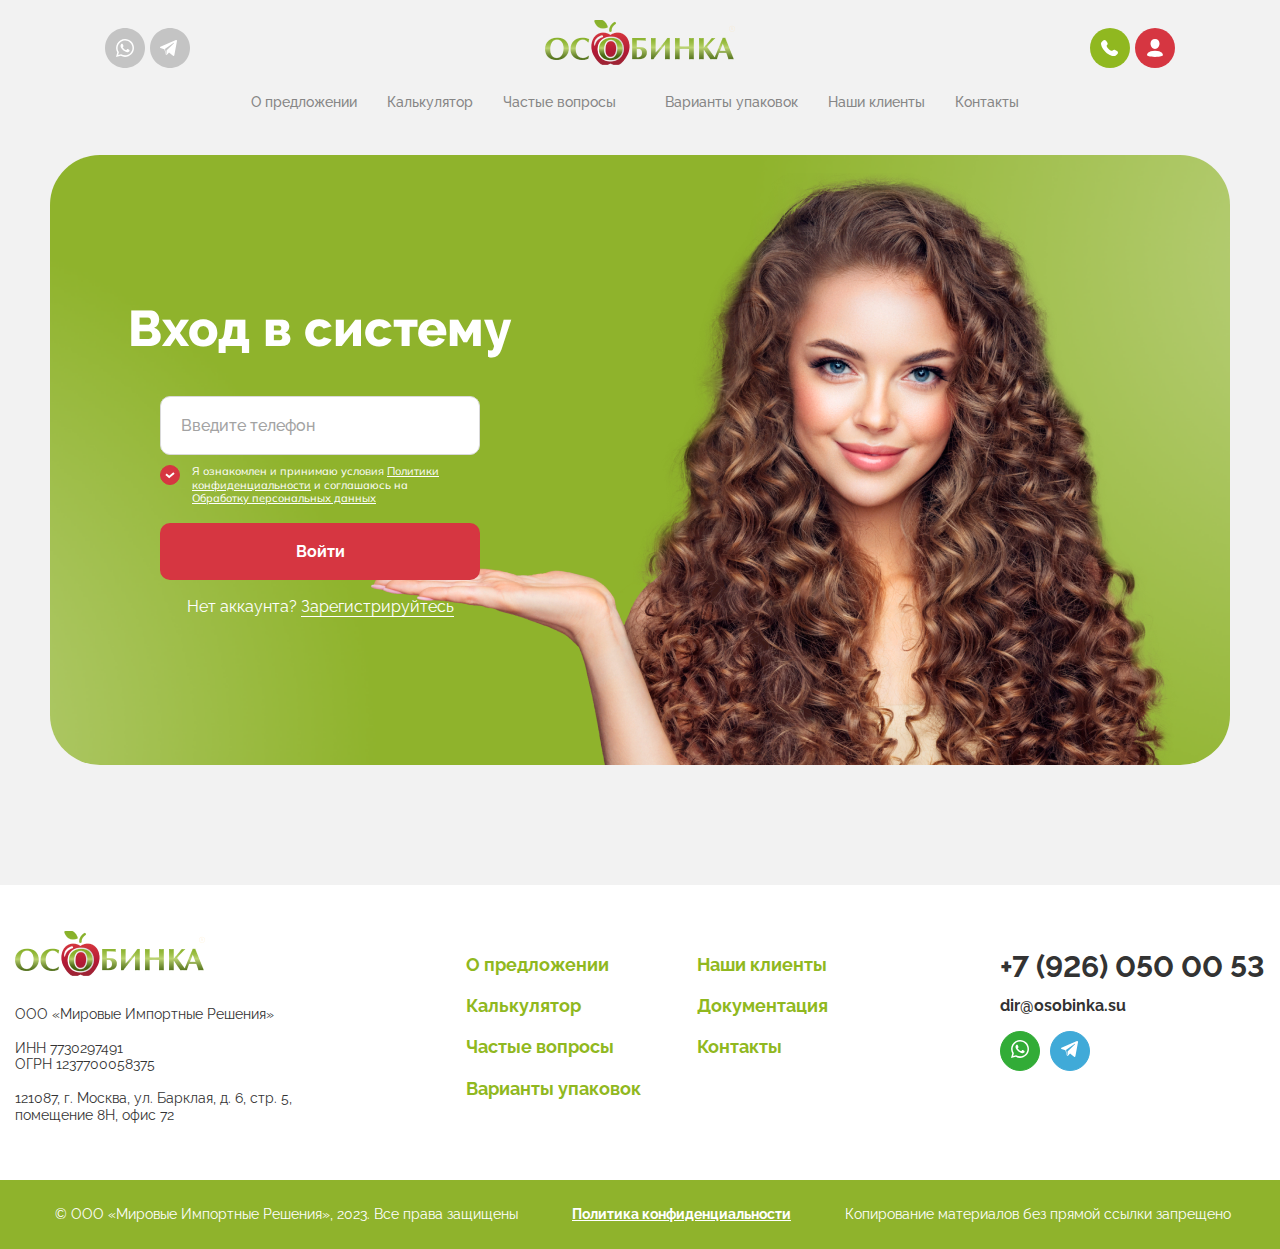
<file: pages/login.html>
<!DOCTYPE html>
<html lang="ru">
<head>
  <meta charset="UTF-8">
  <meta name="viewport" content="width=device-width, initial-scale=1.0">
  <title>Отзывы наших партнёров</title>
  <link type="image/x-icon" href="../favicon_grey.ico" rel="shortcut icon">
  <!--  <link type="image/x-icon" href="../favicon_white_bg.ico" rel="shortcut icon">-->
  <!--  <link type="image/x-icon" href="../favicon_.ico" rel="shortcut icon">-->
  <!--  <link type="image/x-icon" href="../favicon.ico" rel="shortcut icon">-->
  <!--  <link rel="icon" type="image/png" href="../apple-touch-icon.png" />-->

  <link rel="stylesheet" href="../css/registry.css">

    <script defer src="../scripts/global.js"></script>
  <script defer src="../scripts/registry.js"></script>

</head>
<body>
<header class="header">
  <div class="container">
    <div class="soc">
      <a class="whatsapp" href="https://wa.me/">
        <svg xmlns="http://www.w3.org/2000/svg" width="40" height="40" viewBox="0 0 40 40" fill="none">
          <path
              d="M40 20C40 8.9543 31.0457 0 20 0C8.9543 0 0 8.9543 0 20C0 31.0457 8.9543 40 20 40C31.0457 40 40 31.0457 40 20Z"
              fill="#C4C4C4"/>
          <path
              d="M26.3076 13.6101C25.4824 12.7791 24.5001 12.1205 23.418 11.6724C22.3357 11.2244 21.1751 10.9958 20.0037 11.0001C18.4377 11.0016 16.8995 11.4143 15.5433 12.1968C14.1871 12.9794 13.0604 14.1042 12.2761 15.4588C11.4918 16.8135 11.0773 18.3502 11.0744 19.9152C11.0713 21.4803 11.4797 23.0186 12.2589 24.3763L10.998 29L15.726 27.7625C17.0316 28.4884 18.4985 28.8753 19.9924 28.8875C22.3673 28.8876 24.6461 27.9502 26.3326 26.2793C28.0192 24.6085 28.9773 22.3396 28.998 19.9663C28.9901 18.782 28.7484 17.611 28.2867 16.5202C27.8251 15.4294 27.1524 14.4405 26.3076 13.6101ZM20.0037 27.3463C18.6728 27.3472 17.3662 26.9897 16.2213 26.3113L15.9511 26.1425L13.1481 26.885L13.8911 24.1513L13.711 23.87C12.7533 22.3251 12.3958 20.4827 12.7064 18.6919C13.017 16.9012 13.974 15.2864 15.3961 14.1537C16.8182 13.0209 18.6066 12.4486 20.4226 12.5455C22.2385 12.6422 23.956 13.4013 25.2495 14.6788C26.6634 16.0605 27.4727 17.9452 27.5009 19.9213C27.4831 21.8967 26.6853 23.785 25.2812 25.1757C23.8772 26.5662 21.9804 27.3463 20.0037 27.3463ZM24.0675 21.7888C23.8423 21.6763 22.7504 21.1363 22.5477 21.0688C22.3452 21.0013 22.1876 20.9563 22.0412 21.1813C21.821 21.4829 21.5842 21.772 21.332 22.0475C21.2082 22.205 21.0731 22.2163 20.8479 22.0475C19.5643 21.5406 18.4949 20.6069 17.8198 19.4038C17.5834 19.01 18.045 19.0325 18.4727 18.1888C18.5043 18.1279 18.5208 18.0604 18.5208 17.9919C18.5208 17.9234 18.5043 17.8559 18.4727 17.795C18.4727 17.6825 17.9661 16.58 17.786 16.1413C17.6059 15.7025 17.4258 15.77 17.2795 15.7588H16.8405C16.7267 15.7606 16.6147 15.7866 16.5117 15.8351C16.4088 15.8835 16.3175 15.9534 16.2438 16.04C15.9912 16.2855 15.7942 16.5822 15.6661 16.9101C15.5379 17.2381 15.4816 17.5897 15.5008 17.9413C15.5715 18.7829 15.8886 19.585 16.4127 20.2475C17.372 21.6828 18.6867 22.8455 20.2288 23.6225C21.0376 24.0944 21.9776 24.2917 22.908 24.185C23.2178 24.1236 23.5113 23.9977 23.7691 23.8155C24.0272 23.6333 24.2439 23.3989 24.4052 23.1275C24.5547 22.7963 24.6017 22.4281 24.5403 22.07C24.4389 21.9575 24.2926 21.9013 24.0675 21.7888Z"
              fill="white"/>
        </svg>
      </a>
      <a class="telegram" href="https://t.me">
        <svg xmlns="http://www.w3.org/2000/svg" width="40" height="40" viewBox="0 0 40 40" fill="none">
          <path
              d="M20 40C31.0457 40 40 31.0457 40 20C40 8.9543 31.0457 0 20 0C8.9543 0 0 8.9543 0 20C0 31.0457 8.9543 40 20 40Z"
              fill="#C4C4C4"/>
          <path
              d="M25.9084 12.0636C26.5004 11.8056 27.1123 12.3843 26.9824 13.0792L24.3275 27.2573C24.2034 27.922 23.5044 28.2213 23.0145 27.8192L19.0066 24.5325L16.9637 26.8629C16.6047 27.2719 15.9856 27.1053 15.8316 26.5602L14.3577 21.3329L10.4068 20.0291C9.88778 19.8581 9.85779 19.0516 10.3608 18.8315L25.9084 12.0636ZM23.9595 15.2096C24.1324 15.0386 23.9314 14.737 23.7354 14.8733L15.2076 20.7821C15.0576 20.886 14.9886 21.0904 15.0416 21.2792L16.2046 26.9847C16.2276 27.0718 16.3395 27.0595 16.3496 26.969L16.6096 22.621C16.6195 22.5138 16.6655 22.4155 16.7376 22.3439L23.9595 15.2096Z"
              fill="white"/>
        </svg>
      </a>
    </div>

    <nav class="navigation">

      <ul class="navigation-menu navigation-menu-left">
        <li class="nav-item">
          <a href="tel:+79260500053" class="tel">+7 (926) 050 00 53</a>
        </li>
        <li class="nav-item">
          <a href="mailto:dir@osobinka.su" class="email">dir@osobinka.su</a>
        </li>
        <li class="nav-item">
          <a href="../index.html#offer" class="menu-link">О предложении</a>
        </li>
        <li class="nav-item">
          <a href="../index.html#calc" class="menu-link">Калькулятор</a>
        </li>
        <li class="nav-item">
          <a href="../pages/questions.html" class="menu-link">Частые вопросы</a>
        </li>
      </ul>

      <a href="../index.html" class="logo-image">
        <img src="../images/global/logo.png" alt="Logo" class="img logo-img">
      </a>

      <ul class="navigation-menu navigation-menu-right">
        <li class="nav-item">
          <a href="packaging.html" class="menu-link">Варианты упаковок</a>
        </li>
        <li class="nav-item">
          <a href="../pages/clients.html" class="menu-link">Наши клиенты</a>
        </li>
        <li class="nav-item">
          <a href="../pages/documentations.html" class="menu-link">Документация</a>
        </li>
        <li class="nav-item">
          <a href="../pages/contacts.html" class="menu-link">Контакты</a>
        </li>
      </ul>
    </nav>

    <div class="manage">
      <div class="tel-user">
        <a href="tel:+79260500053" class="contact-tel">
          <svg xmlns="http://www.w3.org/2000/svg" width="40" height="40" viewBox="0 0 40 40" fill="none">
            <circle cx="20" cy="20" r="20" fill="#90B820"/>
            <path
                d="M22.8586 22.2647L22.4284 22.6909C22.4284 22.6909 21.406 23.704 18.6151 20.9386C15.8243 18.1732 16.8468 17.1601 16.8468 17.1601L17.1176 16.8917C17.785 16.2304 17.8479 15.1689 17.2656 14.3939L16.0747 12.8085C15.3541 11.8493 13.9617 11.7226 13.1358 12.541L11.6534 14.0099C11.2439 14.4157 10.9694 14.9417 11.0027 15.5253C11.0879 17.0182 11.7657 20.2303 15.5478 23.978C19.5586 27.9522 23.322 28.1102 24.8609 27.9672C25.3477 27.922 25.771 27.675 26.1121 27.3369L27.4538 26.0076C28.3594 25.1102 28.1041 23.5717 26.9453 22.944L25.141 21.9665C24.3801 21.5544 23.4532 21.6754 22.8586 22.2647Z"
                fill="white"/>
          </svg>
        </a>
        <a href="personal.html" class="user">
          <svg xmlns="http://www.w3.org/2000/svg" width="40" height="40" viewBox="0 0 40 40" fill="none">
            <circle cx="20" cy="20" r="20" fill="#D63641"/>
            <path fill-rule="evenodd" clip-rule="evenodd"
                  d="M24.505 15.5567C24.505 18.4322 22.573 20.9 20.0004 20.9C17.4258 20.9 15.4959 18.4322 15.4959 15.5558C15.4959 12.6812 17.1576 11 20.0004 11C22.8433 11 24.505 12.6803 24.505 15.5567ZM12.0945 27.3278C12.4799 27.74 14.1396 29 20.0004 29C25.8613 29 27.52 27.74 27.9064 27.3287C27.9422 27.2892 27.9687 27.2435 27.9842 27.1944C27.9997 27.1454 28.0038 27.094 27.9965 27.0434C27.9084 26.2496 27.1136 22.7 20.0004 22.7C12.8873 22.7 12.0925 26.2496 12.0034 27.0434C11.9962 27.094 12.0005 27.1455 12.0162 27.1945C12.0318 27.2436 12.0585 27.2883 12.0945 27.3278Z"
                  fill="white"/>
          </svg>
        </a>
      </div>

      <div class="burger active">
        <div class="line"></div>
        <div class="line"></div>
        <div class="line"></div>
      </div>
    </div>
  </div>
</header>

<main class="auth">
  <div class="container">
    <div class="entry">
      <div class="auth-info login">
        <div class="auth-title big-title login-title">Вход в систему</div>
        <form class="auth-form">
          <input type="tel" class="auth-form-input reg" data-name="phone" placeholder="Введите телефон">
          <div class="confirm-box">
            <input type="checkbox" class="custom-checkbox" checked id="calc-proposal-confirm">
            <div class="label-confirm">
              Я ознакомлен и принимаю условия <a href="../politic.html" target="_blank">Политики конфиденциальности</a>
              и
              соглашаюсь на <a href="#">Обработку персональных данных</a>
            </div>
          </div>
          <div class="auth-action">
            <button type="button" class="button btn-red auth-button">Войти</button>
          </div>
          <div class="auth-text">Нет аккаунта? <a href="./registry.html">Зарегистрируйтесь</a></div>
        </form>
      </div>
      <div class="auth-image">
        <img src="../images/auth/authentication-girl.png" alt="Registry image" class="auth-img">
      </div>
    </div>
  </div>
</main>

<footer class="footer">
  <div class="contact-link">
    <div class="container">
      <div class="about">
        <a href="#" class="logo-image">
          <img src="../images/global/logo.png" alt="Logo" class="img logo-img">
        </a>
        <div class="requisites">
          ООО «Мировые Импортные Решения»<br><br>
          ИНН 7730297491<br>
          ОГРН 1237700058375<br><br>
          121087, г. Москва, ул. Барклая, д. 6, стр. 5, помещение 8Н, офис 72
        </div>
      </div>
      <div class="transit">
        <ul class="transit-page">
          <li class="transit-page-item">
            <a href="../index.html#offer" class="transit-page-link">О предложении</a>
          </li>
          <li class="transit-page-item">
            <a href="../index.html#calc" class="transit-page-link">Калькулятор</a>
          </li>
          <li class="transit-page-item">
            <a href="./questions.html" class="transit-page-link">Частые вопросы</a>
          </li>
          <li class="transit-page-item">
            <a href="packaging.html" class="transit-page-link">Варианты упаковок</a>
          </li>
        </ul>
        <ul class="transit-info">
          <li class="transit-info-item">
            <a href="./clients.html" class="transit-info-link">Наши клиенты</a>
          </li>
          <li class="transit-info-item">
            <a href="./documentations.html" class="transit-info-link">Документация</a>
          </li>
          <li class="transit-info-item">
            <a href="./contacts.html" class="transit-info-link">Контакты</a>
          </li>
        </ul>
      </div>
      <div class="contacts">
        <a href="tel:+79260500053" class="tel">+7 (926) 050 00 53</a>
        <a href="mailto:dir@osobinka.su" class="email">dir@osobinka.su</a>
        <div class="footer-soc">
          <div class="soc-item whatsapp">
            <a href="https://wa.me/">
              <svg class="whatsapp-stay" width="18" height="18" viewBox="0 0 18 18" fill="none"
                   xmlns="http://www.w3.org/2000/svg">
                <path
                    d="M15.3076 2.61015C14.4824 1.77918 13.5001 1.12056 12.418 0.672509C11.3357 0.224435 10.1751 -0.00412006 9.00372 0.000118937C7.43772 0.00164894 5.89953 0.414344 4.54332 1.19688C3.18711 1.97943 2.0604 3.10425 1.27614 4.45884C0.491787 5.81352 0.0773367 7.35027 0.0743667 8.91528C0.0713067 10.4804 0.479727 12.0187 1.25886 13.3763L-0.00195312 18.0001L4.72602 16.7626C6.03156 17.4884 7.49847 17.8753 8.99238 17.8876C11.3673 17.8877 13.6461 16.9502 15.3326 15.2794C17.0192 13.6086 17.9773 11.3396 17.998 8.96631C17.9901 7.78209 17.7484 6.61101 17.2867 5.5203C16.8251 4.4295 16.1524 3.44058 15.3076 2.61015ZM9.00372 16.3463C7.6728 16.3472 6.36618 15.9897 5.22129 15.3113L4.95111 15.1426L2.14815 15.8851L2.8911 13.1513L2.71101 12.8701C1.75332 11.3251 1.39584 9.48273 1.70643 7.69191C2.01702 5.90127 2.97399 4.28649 4.39608 3.15375C5.81817 2.02092 7.60656 1.4487 9.42258 1.54554C11.2385 1.6423 12.956 2.40135 14.2495 3.67881C15.6634 5.06058 16.4727 6.94527 16.5009 8.92131C16.4831 10.8967 15.6853 12.7851 14.2812 14.1758C12.8772 15.5663 10.9804 16.3464 9.00372 16.3463ZM13.0675 10.7888C12.8423 10.6763 11.7504 10.1363 11.5477 10.0688C11.3452 10.0013 11.1876 9.95631 11.0412 10.1813C10.821 10.483 10.5842 10.7721 10.332 11.0476C10.2082 11.2051 10.0731 11.2163 9.84792 11.0476C8.56434 10.5407 7.49487 9.60693 6.81978 8.40381C6.58344 8.01006 7.04496 8.03256 7.47273 7.18881C7.50432 7.12797 7.52079 7.06047 7.52079 6.99198C7.52079 6.92349 7.50432 6.85599 7.47273 6.79506C7.47273 6.68256 6.96612 5.58006 6.78603 5.14131C6.60594 4.70256 6.42585 4.77006 6.27951 4.75881H5.84049C5.72673 4.76061 5.61468 4.78662 5.51172 4.83513C5.40885 4.88355 5.3175 4.95349 5.24379 5.04006C4.99125 5.28558 4.79424 5.58222 4.66608 5.91018C4.53792 6.23814 4.48158 6.58977 4.50084 6.94131C4.57149 7.78299 4.88856 8.58507 5.41272 9.24756C6.37203 10.6829 7.68675 11.8456 9.22881 12.6226C10.0376 13.0944 10.9776 13.2917 11.908 13.1851C12.2178 13.1237 12.5113 12.9978 12.7691 12.8155C13.0272 12.6334 13.2439 12.3989 13.4052 12.1276C13.5547 11.7964 13.6017 11.4282 13.5403 11.0701C13.4389 10.9576 13.2926 10.9013 13.0675 10.7888Z"
                    fill="white"/>
              </svg>
              <svg class="whatsapp-hover" width="18" height="18" viewBox="0 0 18 18" fill="none"
                   xmlns="http://www.w3.org/2000/svg">
                <path
                    d="M15.3076 2.61015C14.4824 1.77918 13.5001 1.12056 12.418 0.672509C11.3357 0.224435 10.1751 -0.00412006 9.00372 0.000118937C7.43772 0.00164894 5.89953 0.414344 4.54332 1.19688C3.18711 1.97943 2.0604 3.10425 1.27614 4.45884C0.491787 5.81352 0.0773367 7.35027 0.0743667 8.91528C0.0713067 10.4804 0.479727 12.0187 1.25886 13.3763L-0.00195312 18.0001L4.72602 16.7626C6.03156 17.4884 7.49847 17.8753 8.99238 17.8876C11.3673 17.8877 13.6461 16.9502 15.3326 15.2794C17.0192 13.6086 17.9773 11.3396 17.998 8.96631C17.9901 7.78209 17.7484 6.61101 17.2867 5.5203C16.8251 4.4295 16.1524 3.44058 15.3076 2.61015ZM9.00372 16.3463C7.6728 16.3472 6.36618 15.9897 5.22129 15.3113L4.95111 15.1426L2.14815 15.8851L2.8911 13.1513L2.71101 12.8701C1.75332 11.3251 1.39584 9.48273 1.70643 7.69191C2.01702 5.90127 2.97399 4.28649 4.39608 3.15375C5.81817 2.02092 7.60656 1.4487 9.42258 1.54554C11.2385 1.6423 12.956 2.40135 14.2495 3.67881C15.6634 5.06058 16.4727 6.94527 16.5009 8.92131C16.4831 10.8967 15.6853 12.7851 14.2812 14.1758C12.8772 15.5663 10.9804 16.3464 9.00372 16.3463ZM13.0675 10.7888C12.8423 10.6763 11.7504 10.1363 11.5477 10.0688C11.3452 10.0013 11.1876 9.95631 11.0412 10.1813C10.821 10.483 10.5842 10.7721 10.332 11.0476C10.2082 11.2051 10.0731 11.2163 9.84792 11.0476C8.56434 10.5407 7.49487 9.60693 6.81978 8.40381C6.58344 8.01006 7.04496 8.03256 7.47273 7.18881C7.50432 7.12797 7.52079 7.06047 7.52079 6.99198C7.52079 6.92349 7.50432 6.85599 7.47273 6.79506C7.47273 6.68256 6.96612 5.58006 6.78603 5.14131C6.60594 4.70256 6.42585 4.77006 6.27951 4.75881H5.84049C5.72673 4.76061 5.61468 4.78662 5.51172 4.83513C5.40885 4.88355 5.3175 4.95349 5.24379 5.04006C4.99125 5.28558 4.79424 5.58222 4.66608 5.91018C4.53792 6.23814 4.48158 6.58977 4.50084 6.94131C4.57149 7.78299 4.88856 8.58507 5.41272 9.24756C6.37203 10.6829 7.68675 11.8456 9.22881 12.6226C10.0376 13.0944 10.9776 13.2917 11.908 13.1851C12.2178 13.1237 12.5113 12.9978 12.7691 12.8155C13.0272 12.6334 13.2439 12.3989 13.4052 12.1276C13.5547 11.7964 13.6017 11.4282 13.5403 11.0701C13.4389 10.9576 13.2926 10.9013 13.0675 10.7888Z"
                    fill="#32AC37"/>
              </svg>
            </a>
          </div>
          <div class="soc-item telegram">
            <a href="https://t.me">
              <svg class="telegram-stay" width="18" height="16" viewBox="0 0 18 16" fill="none"
                   xmlns="http://www.w3.org/2000/svg">
                <path
                    d="M15.9641 0.0634801C16.5561 -0.194568 17.168 0.384216 17.038 1.07906L14.3831 15.2572C14.2591 15.9219 13.5601 16.2212 13.0701 15.8191L9.06224 12.5323L7.01933 14.8628C6.66032 15.2718 6.0413 15.1052 5.88731 14.56L4.41337 9.33275L0.462427 8.02898C-0.0565578 7.858 -0.0865452 7.05151 0.416429 6.83138L15.9641 0.0634801ZM14.0151 3.20949C14.1881 3.03852 13.987 2.73689 13.7911 2.87321L5.26324 8.782C5.1133 8.88587 5.04428 9.09026 5.09729 9.27909L6.26027 14.9846C6.28322 15.0717 6.39517 15.0593 6.40526 14.9689L6.66527 10.6209C6.67517 10.5136 6.72116 10.4153 6.79325 10.3438L14.0151 3.20949Z"
                    fill="white"/>
              </svg>
              <svg class="telegram-hover" width="18" height="16" viewBox="0 0 18 16" fill="none"
                   xmlns="http://www.w3.org/2000/svg">
                <path
                    d="M15.9641 0.0634801C16.5561 -0.194568 17.168 0.384216 17.038 1.07906L14.3831 15.2572C14.2591 15.9219 13.5601 16.2212 13.0701 15.8191L9.06224 12.5323L7.01933 14.8628C6.66032 15.2718 6.0413 15.1052 5.88731 14.56L4.41337 9.33275L0.462427 8.02898C-0.0565578 7.858 -0.0865452 7.05151 0.416429 6.83138L15.9641 0.0634801ZM14.0151 3.20949C14.1881 3.03852 13.987 2.73689 13.7911 2.87321L5.26324 8.782C5.1133 8.88587 5.04428 9.09026 5.09729 9.27909L6.26027 14.9846C6.28322 15.0717 6.39517 15.0593 6.40526 14.9689L6.66527 10.6209C6.67517 10.5136 6.72116 10.4153 6.79325 10.3438L14.0151 3.20949Z"
                    fill="#40AAD8"/>
              </svg>
            </a>
          </div>
        </div>
      </div>
    </div>
  </div>
  <div class="right">
    <div class="container">
      <div class="right-name">
        © ООО «Мировые Импортные Решения», 2023. Все права защищены
      </div>
      <a href="../politic.html" class="privacy">Политика конфиденциальности</a>
      <div class="rule">Копирование материалов без прямой ссылки запрещено</div>
    </div>
  </div>
</footer>
</body>
</html>
</file>
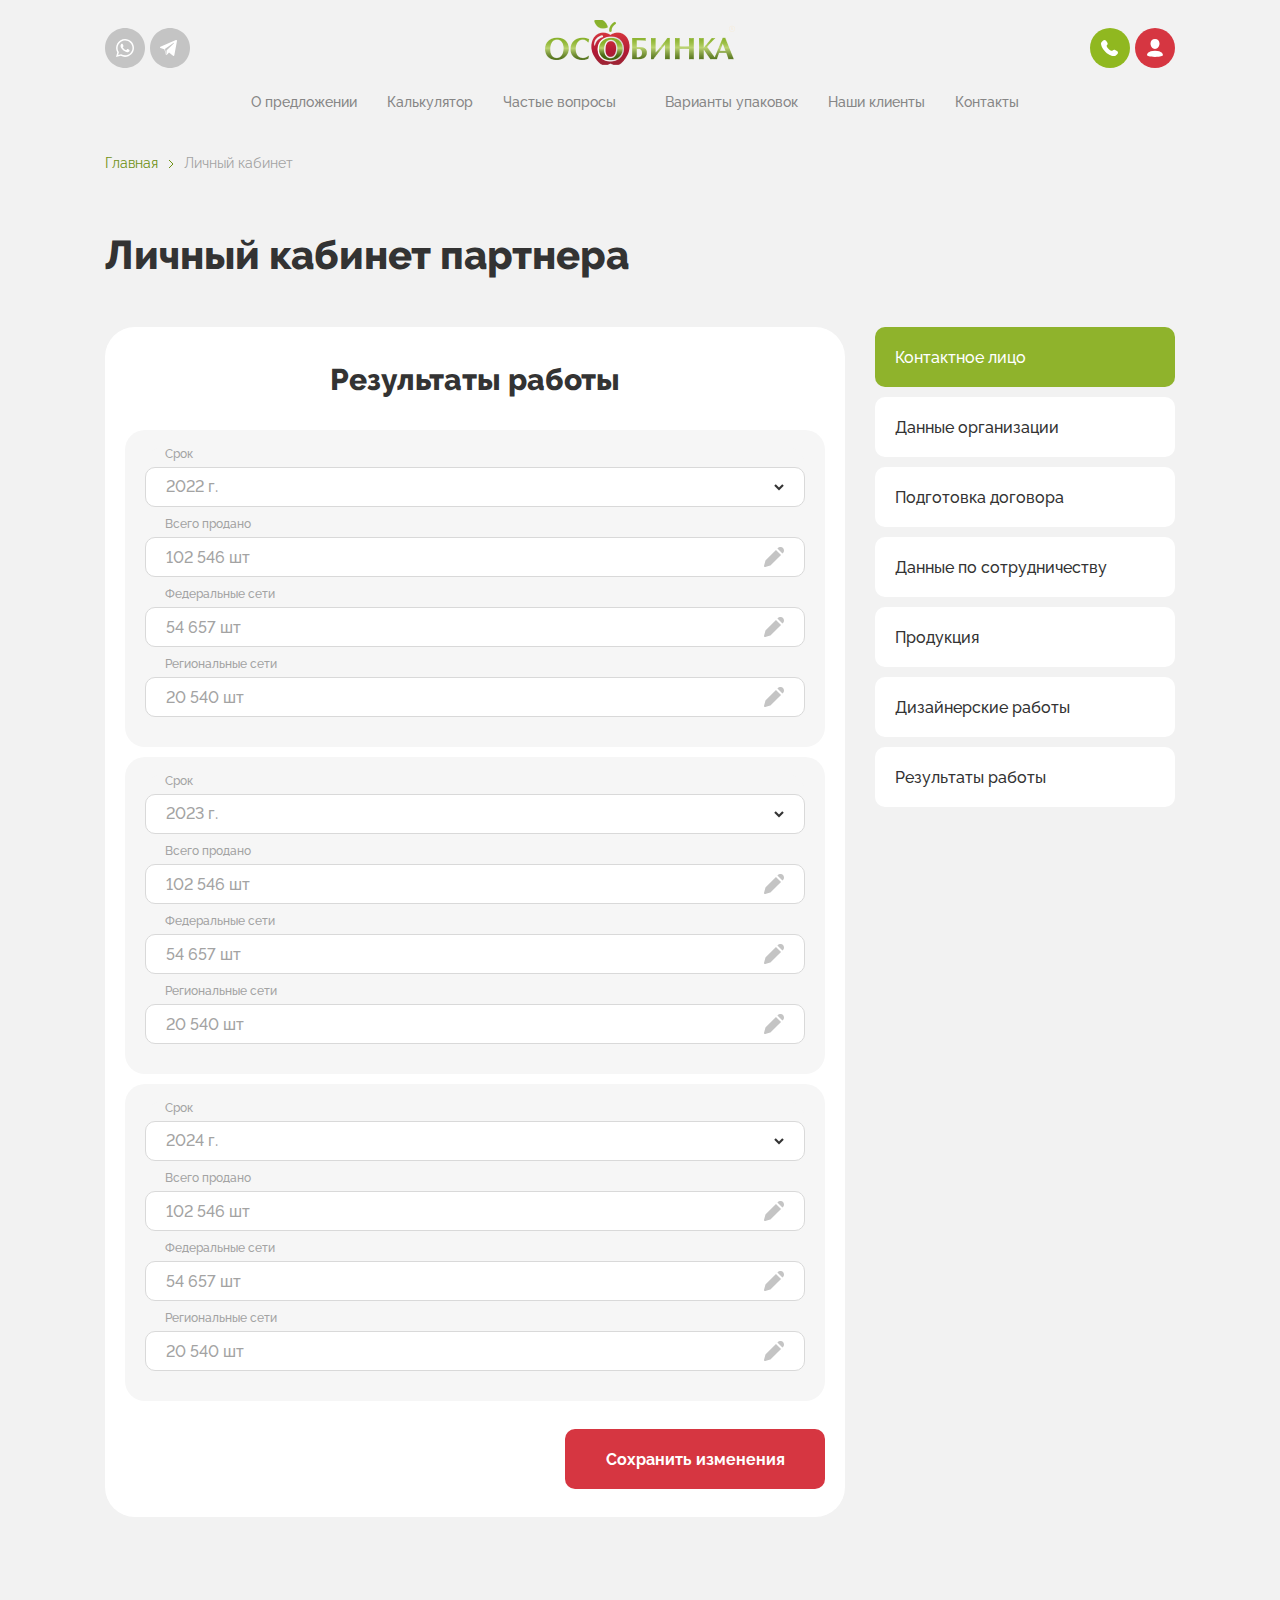
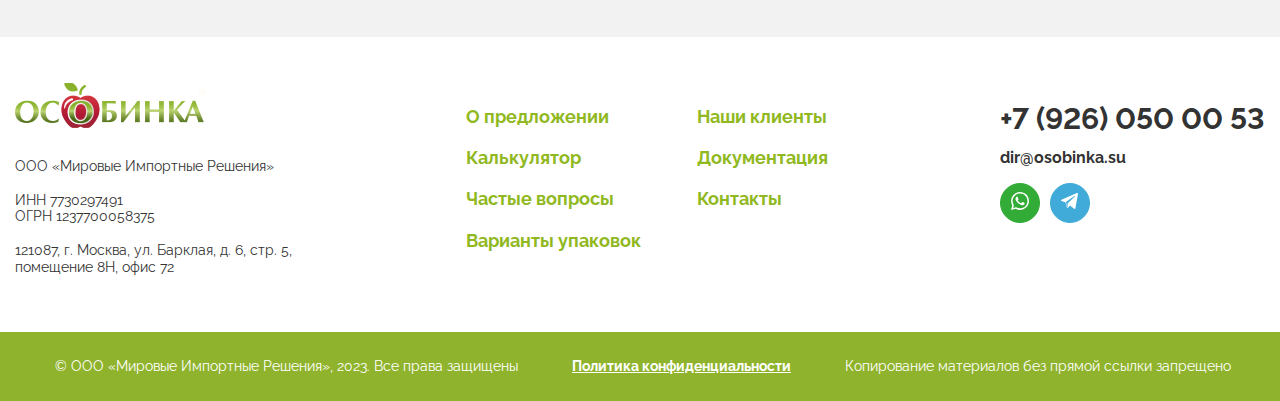
<file: pages/personal.html>
<!DOCTYPE html>
<html lang="ru">
<head>
  <meta charset="UTF-8">
  <meta name="viewport" content="width=device-width, initial-scale=1.0">
  <title>Личный кабинет</title>
  <link type="image/x-icon" href="../favicon_grey.ico" rel="shortcut icon">
  <!--  <link type="image/x-icon" href="../favicon_white_bg.ico" rel="shortcut icon">-->
  <!--  <link type="image/x-icon" href="../favicon_.ico" rel="shortcut icon">-->
  <!--  <link type="image/x-icon" href="../favicon.ico" rel="shortcut icon">-->
  <!--  <link rel="icon" type="image/png" href="../apple-touch-icon.png" />-->

  <link rel="stylesheet" href="../css/personal.css">

  <script defer src="../scripts/global.js"></script>
  <script defer src="../scripts/person.js"></script>
</head>
<body>
<header class="header">
  <div class="container">
    <div class="soc">
      <a class="whatsapp" href="https://wa.me/">
        <svg xmlns="http://www.w3.org/2000/svg" width="40" height="40" viewBox="0 0 40 40" fill="none">
          <path
              d="M40 20C40 8.9543 31.0457 0 20 0C8.9543 0 0 8.9543 0 20C0 31.0457 8.9543 40 20 40C31.0457 40 40 31.0457 40 20Z"
              fill="#C4C4C4"/>
          <path
              d="M26.3076 13.6101C25.4824 12.7791 24.5001 12.1205 23.418 11.6724C22.3357 11.2244 21.1751 10.9958 20.0037 11.0001C18.4377 11.0016 16.8995 11.4143 15.5433 12.1968C14.1871 12.9794 13.0604 14.1042 12.2761 15.4588C11.4918 16.8135 11.0773 18.3502 11.0744 19.9152C11.0713 21.4803 11.4797 23.0186 12.2589 24.3763L10.998 29L15.726 27.7625C17.0316 28.4884 18.4985 28.8753 19.9924 28.8875C22.3673 28.8876 24.6461 27.9502 26.3326 26.2793C28.0192 24.6085 28.9773 22.3396 28.998 19.9663C28.9901 18.782 28.7484 17.611 28.2867 16.5202C27.8251 15.4294 27.1524 14.4405 26.3076 13.6101ZM20.0037 27.3463C18.6728 27.3472 17.3662 26.9897 16.2213 26.3113L15.9511 26.1425L13.1481 26.885L13.8911 24.1513L13.711 23.87C12.7533 22.3251 12.3958 20.4827 12.7064 18.6919C13.017 16.9012 13.974 15.2864 15.3961 14.1537C16.8182 13.0209 18.6066 12.4486 20.4226 12.5455C22.2385 12.6422 23.956 13.4013 25.2495 14.6788C26.6634 16.0605 27.4727 17.9452 27.5009 19.9213C27.4831 21.8967 26.6853 23.785 25.2812 25.1757C23.8772 26.5662 21.9804 27.3463 20.0037 27.3463ZM24.0675 21.7888C23.8423 21.6763 22.7504 21.1363 22.5477 21.0688C22.3452 21.0013 22.1876 20.9563 22.0412 21.1813C21.821 21.4829 21.5842 21.772 21.332 22.0475C21.2082 22.205 21.0731 22.2163 20.8479 22.0475C19.5643 21.5406 18.4949 20.6069 17.8198 19.4038C17.5834 19.01 18.045 19.0325 18.4727 18.1888C18.5043 18.1279 18.5208 18.0604 18.5208 17.9919C18.5208 17.9234 18.5043 17.8559 18.4727 17.795C18.4727 17.6825 17.9661 16.58 17.786 16.1413C17.6059 15.7025 17.4258 15.77 17.2795 15.7588H16.8405C16.7267 15.7606 16.6147 15.7866 16.5117 15.8351C16.4088 15.8835 16.3175 15.9534 16.2438 16.04C15.9912 16.2855 15.7942 16.5822 15.6661 16.9101C15.5379 17.2381 15.4816 17.5897 15.5008 17.9413C15.5715 18.7829 15.8886 19.585 16.4127 20.2475C17.372 21.6828 18.6867 22.8455 20.2288 23.6225C21.0376 24.0944 21.9776 24.2917 22.908 24.185C23.2178 24.1236 23.5113 23.9977 23.7691 23.8155C24.0272 23.6333 24.2439 23.3989 24.4052 23.1275C24.5547 22.7963 24.6017 22.4281 24.5403 22.07C24.4389 21.9575 24.2926 21.9013 24.0675 21.7888Z"
              fill="white"/>
        </svg>
      </a>
      <a class="telegram" href="https://t.me">
        <svg xmlns="http://www.w3.org/2000/svg" width="40" height="40" viewBox="0 0 40 40" fill="none">
          <path
              d="M20 40C31.0457 40 40 31.0457 40 20C40 8.9543 31.0457 0 20 0C8.9543 0 0 8.9543 0 20C0 31.0457 8.9543 40 20 40Z"
              fill="#C4C4C4"/>
          <path
              d="M25.9084 12.0636C26.5004 11.8056 27.1123 12.3843 26.9824 13.0792L24.3275 27.2573C24.2034 27.922 23.5044 28.2213 23.0145 27.8192L19.0066 24.5325L16.9637 26.8629C16.6047 27.2719 15.9856 27.1053 15.8316 26.5602L14.3577 21.3329L10.4068 20.0291C9.88778 19.8581 9.85779 19.0516 10.3608 18.8315L25.9084 12.0636ZM23.9595 15.2096C24.1324 15.0386 23.9314 14.737 23.7354 14.8733L15.2076 20.7821C15.0576 20.886 14.9886 21.0904 15.0416 21.2792L16.2046 26.9847C16.2276 27.0718 16.3395 27.0595 16.3496 26.969L16.6096 22.621C16.6195 22.5138 16.6655 22.4155 16.7376 22.3439L23.9595 15.2096Z"
              fill="white"/>
        </svg>
      </a>
    </div>

    <nav class="navigation">

      <ul class="navigation-menu navigation-menu-left">
        <li class="nav-item">
          <a href="tel:+79260500053" class="tel">+7 (926) 050 00 53</a>
        </li>
        <li class="nav-item">
          <a href="mailto:dir@osobinka.su" class="email">dir@osobinka.su</a>
        </li>
        <li class="nav-item">
          <a href="../index.html#offer" class="menu-link">О предложении</a>
        </li>
        <li class="nav-item">
          <a href="../index.html#calc" class="menu-link">Калькулятор</a>
        </li>
        <li class="nav-item">
          <a href="../pages/questions.html" class="menu-link">Частые вопросы</a>
        </li>
      </ul>

      <a href="../index.html" class="logo-image">
        <img src="../images/global/logo.png" alt="Logo" class="img logo-img">
      </a>

      <ul class="navigation-menu navigation-menu-right">
        <li class="nav-item">
          <a href="packaging.html" class="menu-link">Варианты упаковок</a>
        </li>
        <li class="nav-item">
          <a href="../pages/clients.html" class="menu-link">Наши клиенты</a>
        </li>
        <li class="nav-item">
          <a href="../pages/documentations.html" class="menu-link">Документация</a>
        </li>
        <li class="nav-item">
          <a href="../pages/contacts.html" class="menu-link">Контакты</a>
        </li>
      </ul>
    </nav>

    <div class="manage">
      <div class="tel-user">
        <a href="tel:+79260500053" class="contact-tel">
          <svg xmlns="http://www.w3.org/2000/svg" width="40" height="40" viewBox="0 0 40 40" fill="none">
            <circle cx="20" cy="20" r="20" fill="#90B820"/>
            <path
                d="M22.8586 22.2647L22.4284 22.6909C22.4284 22.6909 21.406 23.704 18.6151 20.9386C15.8243 18.1732 16.8468 17.1601 16.8468 17.1601L17.1176 16.8917C17.785 16.2304 17.8479 15.1689 17.2656 14.3939L16.0747 12.8085C15.3541 11.8493 13.9617 11.7226 13.1358 12.541L11.6534 14.0099C11.2439 14.4157 10.9694 14.9417 11.0027 15.5253C11.0879 17.0182 11.7657 20.2303 15.5478 23.978C19.5586 27.9522 23.322 28.1102 24.8609 27.9672C25.3477 27.922 25.771 27.675 26.1121 27.3369L27.4538 26.0076C28.3594 25.1102 28.1041 23.5717 26.9453 22.944L25.141 21.9665C24.3801 21.5544 23.4532 21.6754 22.8586 22.2647Z"
                fill="white"/>
          </svg>
        </a>
        <a href="../pages/personal.html" class="user">
          <svg xmlns="http://www.w3.org/2000/svg" width="40" height="40" viewBox="0 0 40 40" fill="none">
            <circle cx="20" cy="20" r="20" fill="#D63641"/>
            <path fill-rule="evenodd" clip-rule="evenodd"
                  d="M24.505 15.5567C24.505 18.4322 22.573 20.9 20.0004 20.9C17.4258 20.9 15.4959 18.4322 15.4959 15.5558C15.4959 12.6812 17.1576 11 20.0004 11C22.8433 11 24.505 12.6803 24.505 15.5567ZM12.0945 27.3278C12.4799 27.74 14.1396 29 20.0004 29C25.8613 29 27.52 27.74 27.9064 27.3287C27.9422 27.2892 27.9687 27.2435 27.9842 27.1944C27.9997 27.1454 28.0038 27.094 27.9965 27.0434C27.9084 26.2496 27.1136 22.7 20.0004 22.7C12.8873 22.7 12.0925 26.2496 12.0034 27.0434C11.9962 27.094 12.0005 27.1455 12.0162 27.1945C12.0318 27.2436 12.0585 27.2883 12.0945 27.3278Z"
                  fill="white"/>
          </svg>
        </a>
      </div>

      <div class="burger active">
        <div class="line"></div>
        <div class="line"></div>
        <div class="line"></div>
      </div>
    </div>
  </div>
</header>

<main class="personal">
  <div class="container">
    <div class="main-link">
      <a href="../index.html">Главная</a>
      <svg xmlns="http://www.w3.org/2000/svg" width="6" height="10" viewBox="0 0 6 10" fill="none">
        <path d="M1 1L5 5L1 9" stroke="#6F9114"/>
      </svg>
      <span>Личный кабинет</span>
    </div>

    <section class="personal-account">

      <div class="big-title personal-account-title">
        Личный кабинет партнера
      </div>

      <div class="personal-details-content">

        <div class="personal-details-top-bar">
          <div data-name="personal" class="form-input select">Контактное лицо</div>
          <div class="option">
            <div data-name="personal" class="option-item item-top-bar">Контактное лицо</div>
            <div data-name="organization" class="option-item item-top-bar">Данные организации</div>
            <div data-name="preparation" class="option-item item-top-bar">Подготовка договора</div>
            <div data-name="contract" class="option-item item-top-bar">Данные по сотрудничеству</div>
            <div data-name="production" class="option-item item-top-bar">Продукция</div>
            <div data-name="application"  class="option-item item-top-bar">Дизайнерские работы</div>
            <div data-name="result" class="option-item item-top-bar">Результаты работы</div>
          </div>
        </div>


        <div class="personal-details-forms">

          <div data-name="personal" class="form-wrapper">
            <form action="" class="form-view personal-form">
              <div class="form-title">
                Данные контактного лица
              </div>
              <div class="form-inputs personal-details">
                <div class="">
                  <div class="details-label">ФИО контактного лица<sup>*</sup></div>
                  <input class="form-input fio " type="text" placeholder="Ваше ФИО">
                </div>
                <div class="">
                  <div class="details-label">Контактный телефон<sup>*</sup></div>
                  <input class="form-input phone" type="text" placeholder="+1 234 567 89 00">
                </div>
                <div class="function">
                  <div class="details-label">Должность в компании<sup>*</sup></div>
                  <div class="form-input select">Выберите должность</div>
                  <div class="option">
                    <div class="option-item">Руководитель отдела</div>
                    <div class="option-item">Заместитель директора</div>
                    <div class="option-item">Инженер</div>
                  </div>
                </div>
                <div class="">
                  <div class="details-label">Корпоративная электронная почта<sup>*</sup></div>
                  <input class="form-input contact-email" type="email" placeholder="example@yandex.ru"
                         value="mailmail@yandex.ru">
                </div>
                <div class="">
                  <div class="details-label">ФИО контактного лица (дополнительно)</div>
                  <input class="form-input add-fio" type="text" placeholder="Введите ФИО">
                </div>
                <div class="">
                  <div class="details-label">Контактный телефон (дополнительно)</div>
                  <input class="form-input add-phone" type="text" placeholder="Введите телефон">
                </div>
                <div class="region">
                  <div class="details-label">Область, республика, край<sup>*</sup></div>
                  <div class="form-input select">
                    Выберите область
                  </div>
                  <div class="option">
                    <div class="option-item">Саратовская область</div>
                    <div class="option-item">Московская область</div>
                  </div>
                </div>
                <div class="city">
                  <div class="details-label">Город<sup>*</sup></div>
                  <div class="form-input select">
                    Выберите город
                  </div>
                  <div class="option">
                    <div class="option-item">Екатеринбург</div>
                    <div class="option-item">Саратов</div>
                    <div class="option-item">Вологда</div>
                  </div>
                </div>
              </div>
              <div class="form-action">
                <button type="button" class="button btn-red personal-button">Сохранить изменения</button>
              </div>
            </form>
          </div>

          <div data-name="organization" class="form-wrapper">
            <form action="" class="form-view organisation-form">
              <div class="form-title">
                Данные организации
              </div>
              <div class="form-inputs organization-details">
                <div class="box-inn">
                  <div class="details-label">ИНН<sup>*</sup></div>
                  <input class="form-input inn " type="text" placeholder="" value="098765432">
                </div>
                <div class="box-org">
                  <div class="details-label">Название организации</div>
                  <input class="form-input name-organization " type="text" placeholder="Автозаполнение">
                </div>
                <div class="box-ogrn">
                  <div class="details-label">ОГРН</div>
                  <input class="form-input ogrn " type="email" placeholder="Автозаполнение">
                </div>
                <div class="box-kpp">
                  <div class="details-label">КПП</div>
                  <input class="form-input kpp" type="text" placeholder="Автозаполнение">
                </div>
                <div class="box-legal">
                  <div class="details-label">Юридический адрес</div>
                  <input class="form-input address-legal" type="text" placeholder="Автозаполнение">
                </div>
                <div class="box-fact">
                  <div class="details-label">Фактический адрес<sup>*</sup></div>
                  <input class="form-input address-fact " type="text" placeholder=""
                         value="142703, Московская область, Ленинский">
                </div>
                <div class="box-bik">
                  <div class="details-label">БИК<sup>*</sup></div>
                  <input class="form-input address-fact " type="text" placeholder="" value="079685483848">
                </div>
                <div class="box-system">
                  <div class="details-label">Система налогообложения<sup>*</sup></div>
                  <div class="form-input select">
                    Выберите из списка
                  </div>
                  <div class="option">
                    <div class="option-item">Простая</div>
                    <div class="option-item">Сложная</div>
                    <div class="option-item">Другая</div>
                  </div>
                </div>
                <div class="box-bank">
                  <div class="details-label">Наименование банка</div>
                  <input class="form-input bank " type="text" placeholder="Автозаполнение">
                </div>
                <div class="box-rate">
                  <div class="details-label">Расчетный счет<sup>*</sup></div>
                  <input class="form-input rate " type="text" placeholder="Введите расчетный счет">
                </div>
                <div class="box-corr">
                  <div class="details-label">Корр.счет</div>
                  <input class="form-input corr " type="text" placeholder="Автозаполнение">
                </div>
                <div class="box-action">
                  <div class="form-action">
                    <button type="button" class="button btn-red personal-button">Сохранить изменения</button>
                  </div>
                </div>
              </div>
            </form>
          </div>

          <div data-name="preparation" class="form-wrapper">
            <form action="" class="form-view preparation-form">
              <div class="form-title preparation-title">
                Подготовка договора
              </div>
              <div class="preparation-text">
                Чтобы мы могли подготовить договор под ваши требования, пожалуйста, укажите, какие типы товаров вы
                планируете производить под нашим товарным знаком и на какой территории планируете их распространять
              </div>
              <div class="preparation-grey">
                <div class="form-inputs preparation-details">
                  <div class="category">
                    <div class="details-label">Категория</div>
                    <div class="form-input select select-category">
                      Молочные продукты
                    </div>
                    <div class="option">
                      <div class="option-item">Молоко</div>
                      <div class="option-item">Сгущеное</div>
                      <div class="option-item">Смятана</div>
                    </div>
                  </div>
                  <div class="subcategory">
                    <div class="details-label">Подкатегория</div>
                    <div class="form-input select select-subcategory">
                      Сыр и сырные продукты
                    </div>
                    <div class="option">
                      <div class="option-item">Сыр копченый</div>
                      <div class="option-item">Сыр колотый</div>
                      <div class="option-item">Еще какой-то сыр</div>
                    </div>
                  </div>
                  <div class="sweep">
                    <div class="details-label">Охват территории</div>
                    <div class="form-input select select-sweep">
                      Вся Россия
                    </div>
                    <div class="option">
                      <div class="option-item">СНГ</div>
                      <div class="option-item">Весь мир</div>
                      <div class="option-item">Выходим за пределы планеты</div>
                    </div>
                  </div>
                  <div class="term">
                    <div class="details-label">Срок действия договора</div>
                    <div class="form-input select select-term">
                      5 лет
                    </div>
                    <div class="option">
                      <div class="option-item">3 года</div>
                      <div class="option-item">1 год</div>
                      <div class="option-item">Навсегда</div>
                    </div>
                  </div>
                </div>
              </div>
              <button type="button" class="add-action-button">Добавить раздел</button>
              <div class="form-action">
                <button type="button" class="button btn-red personal-button">Сохранить изменения</button>
              </div>
            </form>
          </div>

          <div data-name="contract" class="form-wrapper">
            <form action="" class="form-view contract-form">
              <div class="form-title contract-title">
                Договор №<span class="contract-number">14039593029</span>
              </div>
              <div class="form-inputs contract-details">
                <div class="">
                  <div class="details-label">Дата подписания договора</div>
                  <input class="form-input contract-input" type="date"
                         placeholder="01.02.2024" value="2024-02-01">
                </div>
                <div class="">
                  <div class="details-label">Срок действия договора</div>
                  <input class="form-input  contract-input" type="date"
                         placeholder="31.12.2030" value="2030-12-31">
                </div>
              </div>
              <div class="contract-grey-place">
                <div class="contract-grey">
                  <div class="">
                    <div class="details-label">Категория</div>
                    <div class="item-contract product-to-contract">
                      Молочные продукты
                    </div>
                  </div>
                  <div class="">
                    <div class="details-label">Подкатегория</div>
                    <div class="item-contract subproduct-to-contract">
                      Сыр и сырные продукты
                    </div>
                  </div>
                  <div class="">
                    <div class="details-label">Охват территории</div>
                    <div class="item-contract sweep-to-contract">
                      Вся Россия
                    </div>
                  </div>
                </div>
                <div class="contract-grey">
                  <div class="">
                    <div class="details-label">Категория</div>
                    <div class="item-contract product-to-contract">
                      Молочные продукты
                    </div>
                  </div>
                  <div class="">
                    <div class="details-label">Подкатегория</div>
                    <div class="item-contract subproduct-to-contract">
                      Сыр и сырные продукты
                    </div>
                  </div>
                  <div class="">
                    <div class="details-label">Охват территории</div>
                    <div class="item-contract sweep-to-contract">
                      Вся Россия
                    </div>
                  </div>
                </div>
                <div class="contract-grey">
                  <div class="">
                    <div class="details-label">Категория</div>
                    <div class="item-contract product-to-contract">
                      Молочные продукты
                    </div>
                  </div>
                  <div class="">
                    <div class="details-label">Подкатегория</div>
                    <div class="item-contract subproduct-to-contract">
                      Сыр и сырные продукты
                    </div>
                  </div>
                  <div class="">
                    <div class="details-label">Охват территории</div>
                    <div class="item-contract sweep-to-contract">
                      Вся Россия
                    </div>
                  </div>
                </div>
                <div class="contract-grey">
                  <div class="">
                    <div class="details-label">Категория</div>
                    <div class="item-contract product-to-contract">
                      Молочные продукты
                    </div>
                  </div>
                  <div class="">
                    <div class="details-label">Подкатегория</div>
                    <div class="item-contract subproduct-to-contract">
                      Сыр и сырные продукты
                    </div>
                  </div>
                  <div class="">
                    <div class="details-label">Охват территории</div>
                    <div class="item-contract sweep-to-contract">
                      Вся Россия
                    </div>
                  </div>
                </div>
              </div>
              <div class="form-action">
                <button type="button" class="button btn-red contract-button">
                  Подать заявку на добавление категорий в договор
                </button>
              </div>
            </form>
          </div>
          <div class="not-contract">
            <div class="not-title">
              У вас пока нет заключенных договоров
            </div>
            <div class="not-text">
              Подайте заявку на разработку нового договора. Для этого заполните разделы <span>Контактное лицо, Данные организации</span>
              и <span>Подготовка договора</span> в Личном кабинете. После этого ваш договор отправится на формирование
              и рассмотрение.
            </div>
            <div class="not-action">
              <button data-name="personal" type="button" class="button btn-red to-personal-button">
                Перейти в раздел Контактное лицо
              </button>
            </div>
          </div>

          <div data-name="production" class="form-wrapper">
            <div class="form-view production-form">
              <div class="form-title production-title">
                Продукция
              </div>
              <div class="production-place">
                <div class="">
                  <div class="details-label">Количество линеек с изменённым дизайном</div>
                  <div class="item-production">
                    69 090 шт
                  </div>
                </div>
                <div class="">
                  <div class="details-label">Всего позиций с изменённым дизайном</div>
                  <div class="item-production">
                    104 968 шт
                  </div>
                </div>
                <div class="">
                  <div class="details-label">Готовность упаковки первичной</div>
                  <div class="item-production">
                    21.09.2024
                  </div>
                </div>
                <div class="">
                  <div class="details-label">Готовность упаковки вторичной</div>
                  <div class="item-production">
                    12.07.2024
                  </div>
                </div>
                <div class="">
                  <div class="details-label">Начало производства в новой упаковке</div>
                  <div class="item-production">
                    02.02.2024
                  </div>
                </div>
                <div class="">
                  <div class="details-label">Начало поставок в новой упаковке</div>
                  <div class="item-production">
                    69 090 шт
                  </div>
                </div>
              </div>
            </div>
          </div>
          <div class="not-production">
            <div class="not-title">
              У вас пока нет продукции под нашим товарным знаком
            </div>
            <div class="not-text">
              Подайте заявку на разработку нового договора. Для этого заполните разделы <span>Контактное лицо, Данные организации</span>
              и <span>Подготовка договора</span> в Личном кабинете. После этого ваш договор отправится на формирование
              и рассмотрение.
            </div>
            <div class="not-action">
              <button data-name="personal" type="button" class="button btn-red to-personal-button">
                Перейти в раздел Контактное лицо
              </button>
            </div>
          </div>

          <div data-name="application" class="form-wrapper">
            <button type="button" class="button btn-red application-button">
              Подать заявку на дизайнерские работы
            </button>
            <form action="" class="form-view application-form">
              <div class="application-header">
                <div class="form-title application-title">
                  Заявка на дизайнерские работы от 23.02.2024
                </div>
                <div class="application-status in-work">
                  В работе
                </div>
              </div>
              <div class="desc-place">
                <div class="description-fields">
                  <div class="application-date-box">
                    <div class="details-label">Дата заявки</div>
                    <div class="some-data application-date">
                      23.02.2024
                    </div>
                  </div>
                  <div class="application-view-box">
                    <div class="details-label">Вид работ</div>
                    <div class="some-data application-view">
                      Разработать буклет
                    </div>
                  </div>
                  <div class="application-comment-box">
                    <div class="details-label">Комментарий</div>
                    <div class="some-data application-comment">
                      Описание работ, подробное тз и тд
                    </div>
                  </div>
                </div>
              </div>

              <div class="form-action">
                <button type="button" class="button btn-red application-button-cancel">Отменить заявку</button>
              </div>
            </form>
            <form action="" class="form-view application-form">
              <div class="application-header">
                <div class="form-title application-title">
                  Заявка на дизайнерские работы от 04.11.2023
                </div>
                <div class="application-status completed">
                  Завершена
                </div>
              </div>
              <div class="description-fields">
                <div class="application-date-box">
                  <div class="details-label">Дата заявки</div>
                  <div class="some-data application-date">
                    23.02.2024
                  </div>
                </div>
                <div class="application-view-box">
                  <div class="details-label">Вид работ</div>
                  <div class="some-data application-view">
                    Разработать флаер
                  </div>
                </div>
                <div class="application-comment-box">
                  <div class="details-label">Комментарий</div>
                  <div class="some-data application-comment">
                    Описание работ, подробное тз и тд
                  </div>
                </div>
              </div>
            </form>
            <form action="" class="form-view application-form">
              <div class="application-header">
                <div class="form-title application-title">
                  Заявка на дизайнерские работы от 23.02.2024
                </div>
                <div class="application-status canceled">
                  В работе
                </div>
              </div>
              <div class="description-fields">
                <div class="application-date-box">
                  <div class="details-label">Дата заявки</div>
                  <div class="some-data application-date">
                    23.02.2024
                  </div>
                </div>
                <div class="application-view-box">
                  <div class="details-label">Вид работ</div>
                  <div class="some-data application-view">
                    Разработать сайт
                  </div>
                </div>
                <div class="application-comment-box">
                  <div class="details-label">Комментарий</div>
                  <div class="some-data application-comment">
                    Описание работ, подробное тз и тд
                  </div>
                </div>
              </div>
            </form>
          </div>
          <div class="not-application">
            <div class="not-title">
              Вы пока не заказывали у нас дизайнерские работы
            </div>
            <div class="not-action">
              <button data-name="personal" type="button" class="button btn-red to-personal-button">
                Подать заявку на дизайнерские работы
              </button>
            </div>
          </div>

          <div data-name="result" class="form-wrapper active">
            <form action="" class="form-view result-form">
              <div class="form-title result-title">
                Результаты работы
              </div>

              <div class="result-details">
                <div class="wrap-res">
                  <div class="rules">Листайте влево, чтобы увидеть всю таблицу</div>
                  <div data-name="2022" class="row-result">
                    <div class="">
                      <div class="details-label">Срок</div>
                      <div data-name="2022" class="result-select">
                        2022 г.
                      </div>
                    </div>
                    <div class="">
                      <div class="details-label">Всего продано</div>
                      <input class="form-input sales" type="text" value="102 546 шт">
                    </div>
                    <div class="">
                      <div class="details-label">Федеральные сети</div>
                      <input class="form-input sales" type="text" value="54 657 шт">
                    </div>
                    <div class="">
                      <div class="details-label">Региональные сети</div>
                      <input class="form-input sales" type="text" value="20 540 шт">
                    </div>
                  </div>
                </div>
                <div class="wrap-res">
                  <div data-name="2023" class="row-result">
                    <div class="">
                      <div class="details-label">Срок</div>
                      <div data-name="2023" class="result-select">
                        2023 г.
                      </div>
                    </div>
                    <div class="">
                      <div class="details-label">Всего продано</div>
                      <input class="form-input sales" type="text" value="102 546 шт">
                    </div>
                    <div class="">
                      <div class="details-label">Федеральные сети</div>
                      <input class="form-input sales" type="text" value="54 657 шт">
                    </div>
                    <div class="">
                      <div class="details-label">Региональные сети</div>
                      <input class="form-input sales" type="text" value="20 540 шт">
                    </div>
                  </div>
                </div>
                <div class="wrap-res">
                  <div data-name="2024" class="row-result">
                    <div class="">
                      <div class="details-label">Срок</div>
                      <div data-name="2024" class="result-select">
                        2024 г.
                      </div>
                    </div>
                    <div class="">
                      <div class="details-label">Всего продано</div>
                      <input class="form-input sales" type="text" value="102 546 шт">
                    </div>
                    <div class="">
                      <div class="details-label">Федеральные сети</div>
                      <input class="form-input sales" type="text" value="54 657 шт">
                    </div>
                    <div class="">
                      <div class="details-label">Региональные сети</div>
                      <input class="form-input sales" type="text" value="20 540 шт">
                    </div>
                  </div>
                </div>
              </div>
              <div class="form-action">
                <button type="button" class="button btn-red result-button">Сохранить изменения</button>
              </div>
            </form>
          </div>
        </div>

        <div class="personal-details-sidebar">
          <div data-name="personal" class="personal-details-sidebar-item active">
            Контактное лицо
          </div>
          <div data-name="organization" class="personal-details-sidebar-item">
            Данные организации
          </div>
          <div data-name="preparation" class="personal-details-sidebar-item">
            Подготовка договора
          </div>
          <div data-name="contract" class="personal-details-sidebar-item">
            Данные по сотрудничеству
          </div>
          <div data-name="production" class="personal-details-sidebar-item">
            Продукция
          </div>
          <div data-name="application" class="personal-details-sidebar-item">
            Дизайнерские работы
          </div>
          <div data-name="result" class="personal-details-sidebar-item">
            Результаты работы
          </div>
        </div>

      </div>
    </section>

  </div>
</main>

<footer class="footer">
  <div class="contact-link">
    <div class="container">
      <div class="about">
        <a href="../index.html" class="logo-image">
          <img src="../images/global/logo.png" alt="Logo" class="img logo-img">
        </a>
        <div class="requisites">
          ООО «Мировые Импортные Решения»<br><br>
          ИНН 7730297491<br>
          ОГРН 1237700058375<br><br>
          121087, г. Москва, ул. Барклая, д. 6, стр. 5, помещение 8Н, офис 72
        </div>
      </div>
      <div class="transit">
        <ul class="transit-page">
          <li class="transit-page-item">
            <a href="../index.html#offer" class="transit-page-link">О предложении</a>
          </li>
          <li class="transit-page-item">
            <a href="../index.html#calc" class="transit-page-link">Калькулятор</a>
          </li>
          <li class="transit-page-item">
            <a href="./questions.html" class="transit-page-link">Частые вопросы</a>
          </li>
          <li class="transit-page-item">
            <a href="packaging.html" class="transit-page-link">Варианты упаковок</a>
          </li>
        </ul>
        <ul class="transit-info">
          <li class="transit-info-item">
            <a href="./clients.html" class="transit-info-link">Наши клиенты</a>
          </li>
          <li class="transit-info-item">
            <a href="./documentations.html" class="transit-info-link">Документация</a>
          </li>
          <li class="transit-info-item">
            <a href="./contacts.html" class="transit-info-link">Контакты</a>
          </li>
        </ul>
      </div>
      <div class="contacts">
        <a href="tel:+79260500053" class="tel">+7 (926) 050 00 53</a>
        <a href="mailto:dir@osobinka.su" class="email">dir@osobinka.su</a>
        <div class="footer-soc">
          <div class="soc-item whatsapp">
            <a href="https://wa.me/">
              <svg class="whatsapp-stay" width="18" height="18" viewBox="0 0 18 18" fill="none"
                   xmlns="http://www.w3.org/2000/svg">
                <path
                    d="M15.3076 2.61015C14.4824 1.77918 13.5001 1.12056 12.418 0.672509C11.3357 0.224435 10.1751 -0.00412006 9.00372 0.000118937C7.43772 0.00164894 5.89953 0.414344 4.54332 1.19688C3.18711 1.97943 2.0604 3.10425 1.27614 4.45884C0.491787 5.81352 0.0773367 7.35027 0.0743667 8.91528C0.0713067 10.4804 0.479727 12.0187 1.25886 13.3763L-0.00195312 18.0001L4.72602 16.7626C6.03156 17.4884 7.49847 17.8753 8.99238 17.8876C11.3673 17.8877 13.6461 16.9502 15.3326 15.2794C17.0192 13.6086 17.9773 11.3396 17.998 8.96631C17.9901 7.78209 17.7484 6.61101 17.2867 5.5203C16.8251 4.4295 16.1524 3.44058 15.3076 2.61015ZM9.00372 16.3463C7.6728 16.3472 6.36618 15.9897 5.22129 15.3113L4.95111 15.1426L2.14815 15.8851L2.8911 13.1513L2.71101 12.8701C1.75332 11.3251 1.39584 9.48273 1.70643 7.69191C2.01702 5.90127 2.97399 4.28649 4.39608 3.15375C5.81817 2.02092 7.60656 1.4487 9.42258 1.54554C11.2385 1.6423 12.956 2.40135 14.2495 3.67881C15.6634 5.06058 16.4727 6.94527 16.5009 8.92131C16.4831 10.8967 15.6853 12.7851 14.2812 14.1758C12.8772 15.5663 10.9804 16.3464 9.00372 16.3463ZM13.0675 10.7888C12.8423 10.6763 11.7504 10.1363 11.5477 10.0688C11.3452 10.0013 11.1876 9.95631 11.0412 10.1813C10.821 10.483 10.5842 10.7721 10.332 11.0476C10.2082 11.2051 10.0731 11.2163 9.84792 11.0476C8.56434 10.5407 7.49487 9.60693 6.81978 8.40381C6.58344 8.01006 7.04496 8.03256 7.47273 7.18881C7.50432 7.12797 7.52079 7.06047 7.52079 6.99198C7.52079 6.92349 7.50432 6.85599 7.47273 6.79506C7.47273 6.68256 6.96612 5.58006 6.78603 5.14131C6.60594 4.70256 6.42585 4.77006 6.27951 4.75881H5.84049C5.72673 4.76061 5.61468 4.78662 5.51172 4.83513C5.40885 4.88355 5.3175 4.95349 5.24379 5.04006C4.99125 5.28558 4.79424 5.58222 4.66608 5.91018C4.53792 6.23814 4.48158 6.58977 4.50084 6.94131C4.57149 7.78299 4.88856 8.58507 5.41272 9.24756C6.37203 10.6829 7.68675 11.8456 9.22881 12.6226C10.0376 13.0944 10.9776 13.2917 11.908 13.1851C12.2178 13.1237 12.5113 12.9978 12.7691 12.8155C13.0272 12.6334 13.2439 12.3989 13.4052 12.1276C13.5547 11.7964 13.6017 11.4282 13.5403 11.0701C13.4389 10.9576 13.2926 10.9013 13.0675 10.7888Z"
                    fill="white"/>
              </svg>
              <svg class="whatsapp-hover" width="18" height="18" viewBox="0 0 18 18" fill="none"
                   xmlns="http://www.w3.org/2000/svg">
                <path
                    d="M15.3076 2.61015C14.4824 1.77918 13.5001 1.12056 12.418 0.672509C11.3357 0.224435 10.1751 -0.00412006 9.00372 0.000118937C7.43772 0.00164894 5.89953 0.414344 4.54332 1.19688C3.18711 1.97943 2.0604 3.10425 1.27614 4.45884C0.491787 5.81352 0.0773367 7.35027 0.0743667 8.91528C0.0713067 10.4804 0.479727 12.0187 1.25886 13.3763L-0.00195312 18.0001L4.72602 16.7626C6.03156 17.4884 7.49847 17.8753 8.99238 17.8876C11.3673 17.8877 13.6461 16.9502 15.3326 15.2794C17.0192 13.6086 17.9773 11.3396 17.998 8.96631C17.9901 7.78209 17.7484 6.61101 17.2867 5.5203C16.8251 4.4295 16.1524 3.44058 15.3076 2.61015ZM9.00372 16.3463C7.6728 16.3472 6.36618 15.9897 5.22129 15.3113L4.95111 15.1426L2.14815 15.8851L2.8911 13.1513L2.71101 12.8701C1.75332 11.3251 1.39584 9.48273 1.70643 7.69191C2.01702 5.90127 2.97399 4.28649 4.39608 3.15375C5.81817 2.02092 7.60656 1.4487 9.42258 1.54554C11.2385 1.6423 12.956 2.40135 14.2495 3.67881C15.6634 5.06058 16.4727 6.94527 16.5009 8.92131C16.4831 10.8967 15.6853 12.7851 14.2812 14.1758C12.8772 15.5663 10.9804 16.3464 9.00372 16.3463ZM13.0675 10.7888C12.8423 10.6763 11.7504 10.1363 11.5477 10.0688C11.3452 10.0013 11.1876 9.95631 11.0412 10.1813C10.821 10.483 10.5842 10.7721 10.332 11.0476C10.2082 11.2051 10.0731 11.2163 9.84792 11.0476C8.56434 10.5407 7.49487 9.60693 6.81978 8.40381C6.58344 8.01006 7.04496 8.03256 7.47273 7.18881C7.50432 7.12797 7.52079 7.06047 7.52079 6.99198C7.52079 6.92349 7.50432 6.85599 7.47273 6.79506C7.47273 6.68256 6.96612 5.58006 6.78603 5.14131C6.60594 4.70256 6.42585 4.77006 6.27951 4.75881H5.84049C5.72673 4.76061 5.61468 4.78662 5.51172 4.83513C5.40885 4.88355 5.3175 4.95349 5.24379 5.04006C4.99125 5.28558 4.79424 5.58222 4.66608 5.91018C4.53792 6.23814 4.48158 6.58977 4.50084 6.94131C4.57149 7.78299 4.88856 8.58507 5.41272 9.24756C6.37203 10.6829 7.68675 11.8456 9.22881 12.6226C10.0376 13.0944 10.9776 13.2917 11.908 13.1851C12.2178 13.1237 12.5113 12.9978 12.7691 12.8155C13.0272 12.6334 13.2439 12.3989 13.4052 12.1276C13.5547 11.7964 13.6017 11.4282 13.5403 11.0701C13.4389 10.9576 13.2926 10.9013 13.0675 10.7888Z"
                    fill="#32AC37"/>
              </svg>
            </a>
          </div>
          <div class="soc-item telegram">
            <a href="https://t.me">
              <svg class="telegram-stay" width="18" height="16" viewBox="0 0 18 16" fill="none"
                   xmlns="http://www.w3.org/2000/svg">
                <path
                    d="M15.9641 0.0634801C16.5561 -0.194568 17.168 0.384216 17.038 1.07906L14.3831 15.2572C14.2591 15.9219 13.5601 16.2212 13.0701 15.8191L9.06224 12.5323L7.01933 14.8628C6.66032 15.2718 6.0413 15.1052 5.88731 14.56L4.41337 9.33275L0.462427 8.02898C-0.0565578 7.858 -0.0865452 7.05151 0.416429 6.83138L15.9641 0.0634801ZM14.0151 3.20949C14.1881 3.03852 13.987 2.73689 13.7911 2.87321L5.26324 8.782C5.1133 8.88587 5.04428 9.09026 5.09729 9.27909L6.26027 14.9846C6.28322 15.0717 6.39517 15.0593 6.40526 14.9689L6.66527 10.6209C6.67517 10.5136 6.72116 10.4153 6.79325 10.3438L14.0151 3.20949Z"
                    fill="white"/>
              </svg>
              <svg class="telegram-hover" width="18" height="16" viewBox="0 0 18 16" fill="none"
                   xmlns="http://www.w3.org/2000/svg">
                <path
                    d="M15.9641 0.0634801C16.5561 -0.194568 17.168 0.384216 17.038 1.07906L14.3831 15.2572C14.2591 15.9219 13.5601 16.2212 13.0701 15.8191L9.06224 12.5323L7.01933 14.8628C6.66032 15.2718 6.0413 15.1052 5.88731 14.56L4.41337 9.33275L0.462427 8.02898C-0.0565578 7.858 -0.0865452 7.05151 0.416429 6.83138L15.9641 0.0634801ZM14.0151 3.20949C14.1881 3.03852 13.987 2.73689 13.7911 2.87321L5.26324 8.782C5.1133 8.88587 5.04428 9.09026 5.09729 9.27909L6.26027 14.9846C6.28322 15.0717 6.39517 15.0593 6.40526 14.9689L6.66527 10.6209C6.67517 10.5136 6.72116 10.4153 6.79325 10.3438L14.0151 3.20949Z"
                    fill="#40AAD8"/>
              </svg>
            </a>
          </div>
        </div>
      </div>
    </div>
  </div>
  <div class="right">
    <div class="container">
      <div class="right-name">
        © ООО «Мировые Импортные Решения», 2023. Все права защищены
      </div>
      <a href="../politic.html" class="privacy">Политика конфиденциальности</a>
      <div class="rule">Копирование материалов без прямой ссылки запрещено</div>
    </div>
  </div>
</footer>

<div class="additional">
  <div class="popup-bg"></div>
  <div class="additional-body">
    <div class="popup-close close-additional">
      <svg class="big" xmlns="http://www.w3.org/2000/svg" width="16" height="16" viewBox="0 0 16 16" fill="none">
        <path d="M1 1L15 15M15 1L1 15" stroke="#C4C4C4" stroke-width="2" stroke-linecap="round"/>
      </svg>
      <svg class="small" xmlns="http://www.w3.org/2000/svg" width="14" height="14" viewBox="0 0 16 16" fill="none">
        <path d="M1 1L15 15M15 1L1 15" stroke="#C4C4C4" stroke-width="2" stroke-linecap="round"/>
      </svg>
    </div>
    <div class="additional-title">
      Заявка на добавление категорий в договор
    </div>
    <div class="additional-text">
      Укажите, какие категории хотите добавить в текущий договор:
    </div>
    <form action="" class="additional-form">
      <div class="additional-form-items">
        <div class="additional-form-item">
          <div class="details-label">Категория</div>
          <div class="form-input select additional-select">
            Молочные продукты
          </div>
          <div class="option">
            <div class="option-item">Молоко</div>
            <div class="option-item">Кефир</div>
            <div class="option-item">Сметана</div>
          </div>
        </div>
        <div class="additional-form-item">
          <div class="details-label">Подкатегория</div>
          <div class="form-input select additional-select">
            Сыр и сырные продукты
          </div>
          <div class="option">
            <div class="option-item">Сыр плавленный</div>
            <div class="option-item">Сыр творожный</div>
            <div class="option-item">Еще что-нибудь</div>
          </div>
        </div>
        <div class="additional-form-item">
          <div class="details-label">Охват территории</div>
          <div class="form-input select additional-select">
            Вся Россия
          </div>
          <div class="option">
            <div class="option-item">Половина России</div>
            <div class="option-item">Треть России</div>
            <div class="option-item">Четвертинка</div>
          </div>
        </div>
      </div>
      <div class="append-button">
        Добавить еще поля
      </div>
      <div class="form-action">
        <button type="button" class="button btn-red additional-button">Отправить заявку</button>
      </div>
    </form>
  </div>
</div>

<div class="after-commercial-popup">
  <div class="popup-bg"></div>
  <div class="after-commercial-popup-body">
    <div class="after-commercial-popup-item">
      <div class="popup-close after-commercial-close">
        <svg class="big" xmlns="http://www.w3.org/2000/svg" width="16" height="16" viewBox="0 0 16 16" fill="none">
          <path d="M1 1L15 15M15 1L1 15" stroke="#C4C4C4" stroke-width="2" stroke-linecap="round"/>
        </svg>
        <svg class="small" xmlns="http://www.w3.org/2000/svg" width="14" height="14" viewBox="0 0 16 16" fill="none">
          <path d="M1 1L15 15M15 1L1 15" stroke="#C4C4C4" stroke-width="2" stroke-linecap="round"/>
        </svg>
      </div>
      <div class="after-commercial-popup-title">
        Спасибо!<br>
        Ваша заявка принята
      </div>
      <div class="after-commercial-popup-text">
        Мы рассмотрим ее в ближайшее время
      </div>
      <div class="after-commercial-popup-image">
        <img src="../images/global/after-commercial_girl.png" alt="image">
      </div>
    </div>
  </div>
</div>

<div class="design">
  <div class="popup-bg"></div>
  <div class="design-body">
    <div class="popup-close close-design">
      <svg class="big" xmlns="http://www.w3.org/2000/svg" width="16" height="16" viewBox="0 0 16 16" fill="none">
        <path d="M1 1L15 15M15 1L1 15" stroke="#C4C4C4" stroke-width="2" stroke-linecap="round"/>
      </svg>
      <svg class="small" xmlns="http://www.w3.org/2000/svg" width="14" height="14" viewBox="0 0 16 16" fill="none">
        <path d="M1 1L15 15M15 1L1 15" stroke="#C4C4C4" stroke-width="2" stroke-linecap="round"/>
      </svg>
    </div>
    <form action="" class="design-form">
      <div class="design-title">
        Заявка на дизайнерские работы
        от <span class="today"></span>
      </div>
      <div class="choice-option">
        <div class="details-label">Вид работ<sup>*</sup></div>
        <div class="form-input select">
          Выберите из списка
        </div>
        <div class="option">
          <div class="option-item">Разработать буклет</div>
          <div class="option-item">Разработать макет</div>
          <div class="option-item">Разработать план</div>
        </div>
      </div>
      <div class="design-comment">
        <div class="details-label">Комментарий<sup>*</sup></div>
        <textarea class="form-input comment-area" placeholder="Подробное описание задачи"></textarea>
      </div>
      <div class="design-action">
        <button type="button" class="button btn-red design-button">Отправить заявку</button>
      </div>
    </form>
  </div>
</div>

<div class="after-commercial-popup after-design">
  <div class="popup-bg"></div>
  <div class="after-commercial-popup-body">
    <div class="after-commercial-popup-item">
      <div class="popup-close design-close">
        <svg class="big" xmlns="http://www.w3.org/2000/svg" width="16" height="16" viewBox="0 0 16 16" fill="none">
          <path d="M1 1L15 15M15 1L1 15" stroke="#C4C4C4" stroke-width="2" stroke-linecap="round"/>
        </svg>
        <svg class="small" xmlns="http://www.w3.org/2000/svg" width="14" height="14" viewBox="0 0 16 16" fill="none">
          <path d="M1 1L15 15M15 1L1 15" stroke="#C4C4C4" stroke-width="2" stroke-linecap="round"/>
        </svg>
      </div>
      <div class="after-commercial-popup-title">
        Спасибо!<br>
        Ваша заявка принята
      </div>
      <div class="after-commercial-popup-text">
        В ближайшее время мы свяжемся с вами для уточнения деталей
      </div>
      <div class="after-commercial-popup-image">
        <img src="../images/global/after-commercial_girl.png" alt="image">
      </div>
    </div>
  </div>
</div>
</body>
</html>
</file>
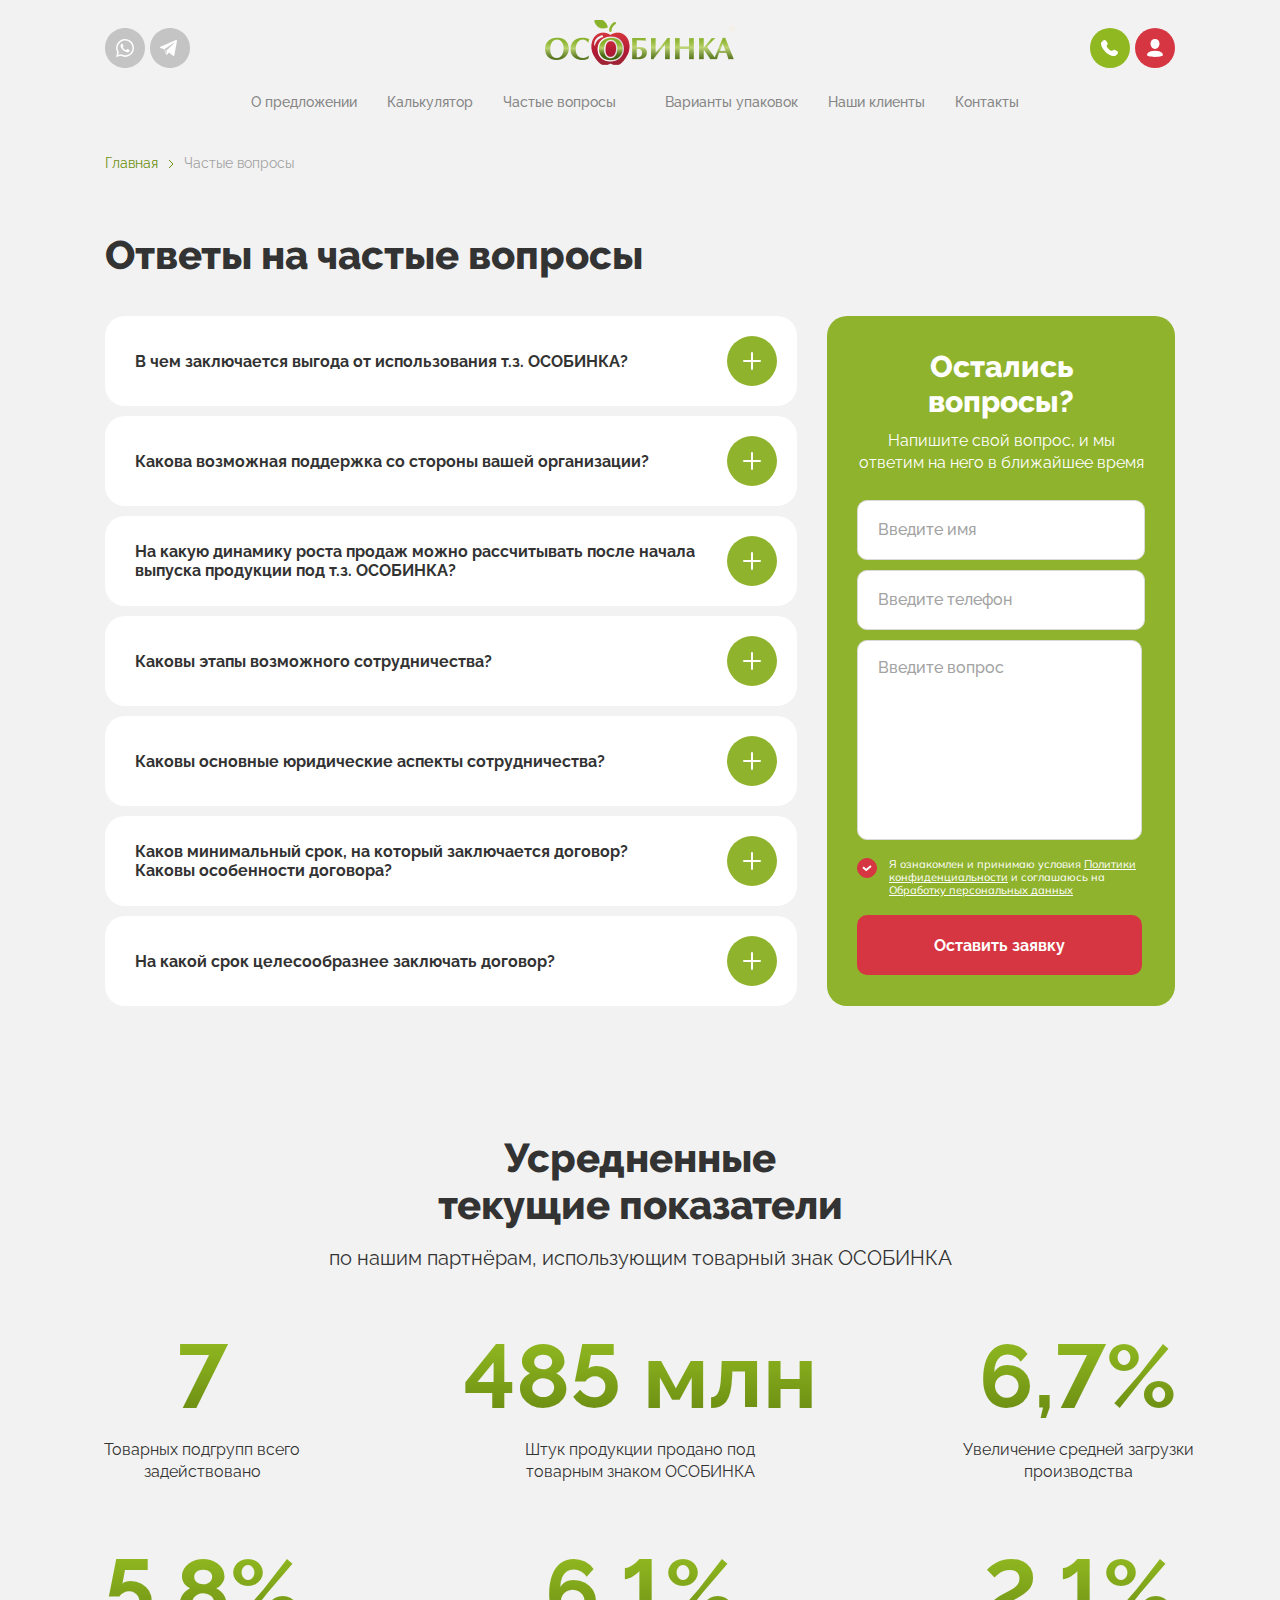
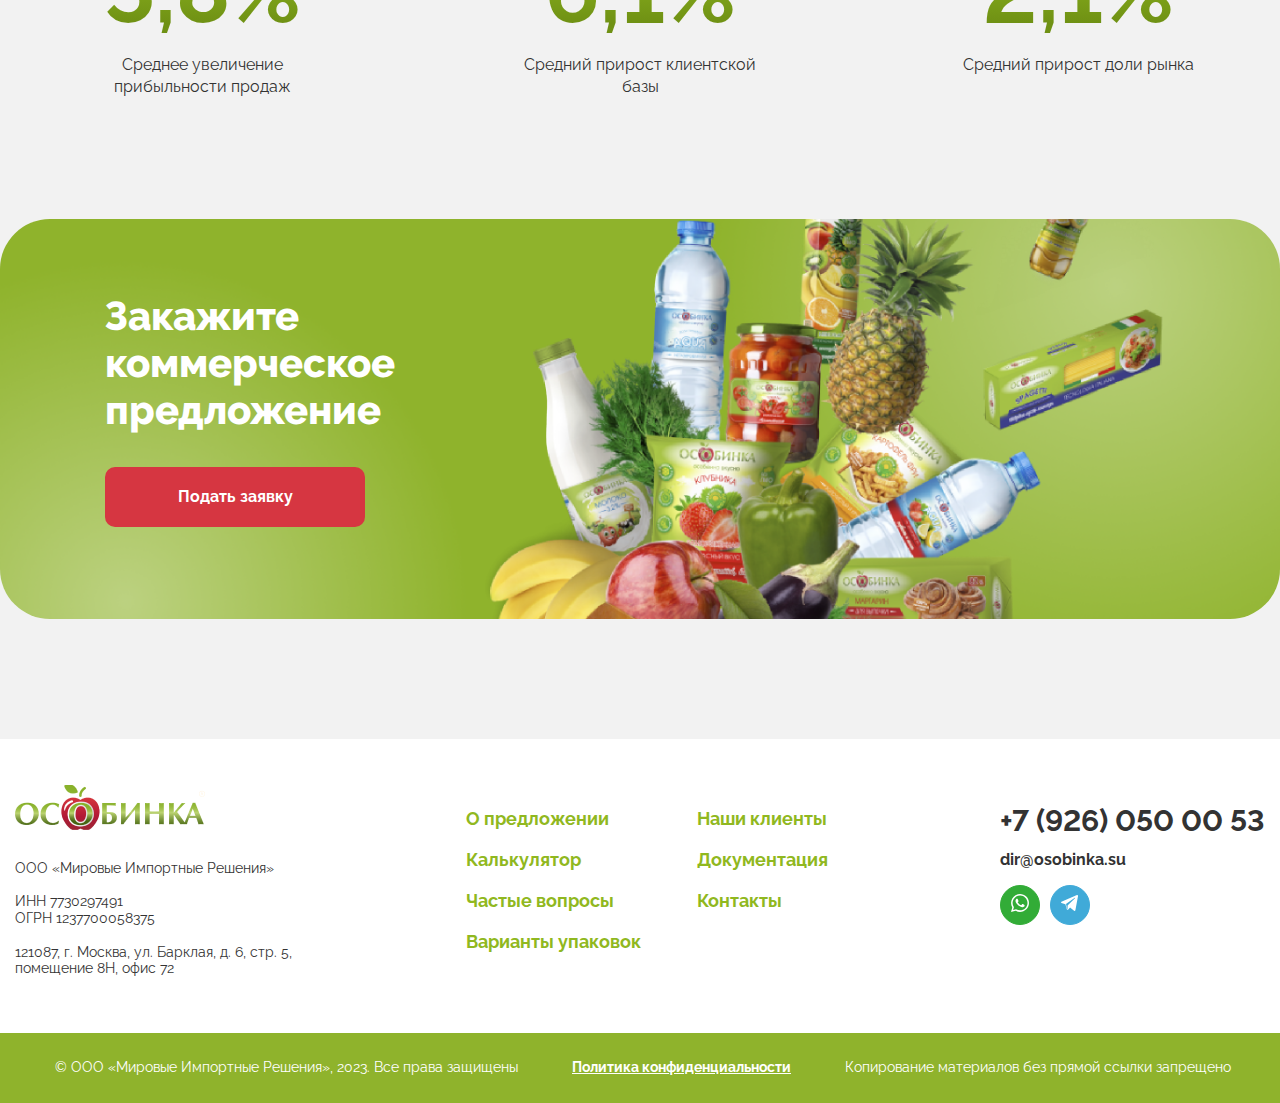
<file: pages/questions.html>
<!DOCTYPE html>
<html lang="ru">
<head>
  <meta charset="UTF-8">
  <meta name="viewport" content="width=device-width, initial-scale=1.0">
  <title>Частые вопросы</title>
  <link type="image/x-icon" href="../favicon_grey.ico" rel="shortcut icon">
  <!--  <link type="image/x-icon" href="../favicon_white_bg.ico" rel="shortcut icon">-->
  <!--  <link type="image/x-icon" href="../favicon_.ico" rel="shortcut icon">-->
  <!--  <link type="image/x-icon" href="../favicon.ico" rel="shortcut icon">-->
  <!--  <link rel="icon" type="image/png" href="../apple-touch-icon.png" />-->

  <link rel="stylesheet" href="../css/questions.css">

  <script defer src="../scripts/global.js"></script>
  <script defer src="../scripts/questions.js"></script>
</head>
<body>

<header class="header">
  <div class="container">
    <div class="soc">
      <a class="whatsapp" href="https://wa.me/">
        <svg xmlns="http://www.w3.org/2000/svg" width="40" height="40" viewBox="0 0 40 40" fill="none">
          <path
              d="M40 20C40 8.9543 31.0457 0 20 0C8.9543 0 0 8.9543 0 20C0 31.0457 8.9543 40 20 40C31.0457 40 40 31.0457 40 20Z"
              fill="#C4C4C4"/>
          <path
              d="M26.3076 13.6101C25.4824 12.7791 24.5001 12.1205 23.418 11.6724C22.3357 11.2244 21.1751 10.9958 20.0037 11.0001C18.4377 11.0016 16.8995 11.4143 15.5433 12.1968C14.1871 12.9794 13.0604 14.1042 12.2761 15.4588C11.4918 16.8135 11.0773 18.3502 11.0744 19.9152C11.0713 21.4803 11.4797 23.0186 12.2589 24.3763L10.998 29L15.726 27.7625C17.0316 28.4884 18.4985 28.8753 19.9924 28.8875C22.3673 28.8876 24.6461 27.9502 26.3326 26.2793C28.0192 24.6085 28.9773 22.3396 28.998 19.9663C28.9901 18.782 28.7484 17.611 28.2867 16.5202C27.8251 15.4294 27.1524 14.4405 26.3076 13.6101ZM20.0037 27.3463C18.6728 27.3472 17.3662 26.9897 16.2213 26.3113L15.9511 26.1425L13.1481 26.885L13.8911 24.1513L13.711 23.87C12.7533 22.3251 12.3958 20.4827 12.7064 18.6919C13.017 16.9012 13.974 15.2864 15.3961 14.1537C16.8182 13.0209 18.6066 12.4486 20.4226 12.5455C22.2385 12.6422 23.956 13.4013 25.2495 14.6788C26.6634 16.0605 27.4727 17.9452 27.5009 19.9213C27.4831 21.8967 26.6853 23.785 25.2812 25.1757C23.8772 26.5662 21.9804 27.3463 20.0037 27.3463ZM24.0675 21.7888C23.8423 21.6763 22.7504 21.1363 22.5477 21.0688C22.3452 21.0013 22.1876 20.9563 22.0412 21.1813C21.821 21.4829 21.5842 21.772 21.332 22.0475C21.2082 22.205 21.0731 22.2163 20.8479 22.0475C19.5643 21.5406 18.4949 20.6069 17.8198 19.4038C17.5834 19.01 18.045 19.0325 18.4727 18.1888C18.5043 18.1279 18.5208 18.0604 18.5208 17.9919C18.5208 17.9234 18.5043 17.8559 18.4727 17.795C18.4727 17.6825 17.9661 16.58 17.786 16.1413C17.6059 15.7025 17.4258 15.77 17.2795 15.7588H16.8405C16.7267 15.7606 16.6147 15.7866 16.5117 15.8351C16.4088 15.8835 16.3175 15.9534 16.2438 16.04C15.9912 16.2855 15.7942 16.5822 15.6661 16.9101C15.5379 17.2381 15.4816 17.5897 15.5008 17.9413C15.5715 18.7829 15.8886 19.585 16.4127 20.2475C17.372 21.6828 18.6867 22.8455 20.2288 23.6225C21.0376 24.0944 21.9776 24.2917 22.908 24.185C23.2178 24.1236 23.5113 23.9977 23.7691 23.8155C24.0272 23.6333 24.2439 23.3989 24.4052 23.1275C24.5547 22.7963 24.6017 22.4281 24.5403 22.07C24.4389 21.9575 24.2926 21.9013 24.0675 21.7888Z"
              fill="white"/>
        </svg>
      </a>
      <a class="telegram" href="https://t.me">
        <svg xmlns="http://www.w3.org/2000/svg" width="40" height="40" viewBox="0 0 40 40" fill="none">
          <path
              d="M20 40C31.0457 40 40 31.0457 40 20C40 8.9543 31.0457 0 20 0C8.9543 0 0 8.9543 0 20C0 31.0457 8.9543 40 20 40Z"
              fill="#C4C4C4"/>
          <path
              d="M25.9084 12.0636C26.5004 11.8056 27.1123 12.3843 26.9824 13.0792L24.3275 27.2573C24.2034 27.922 23.5044 28.2213 23.0145 27.8192L19.0066 24.5325L16.9637 26.8629C16.6047 27.2719 15.9856 27.1053 15.8316 26.5602L14.3577 21.3329L10.4068 20.0291C9.88778 19.8581 9.85779 19.0516 10.3608 18.8315L25.9084 12.0636ZM23.9595 15.2096C24.1324 15.0386 23.9314 14.737 23.7354 14.8733L15.2076 20.7821C15.0576 20.886 14.9886 21.0904 15.0416 21.2792L16.2046 26.9847C16.2276 27.0718 16.3395 27.0595 16.3496 26.969L16.6096 22.621C16.6195 22.5138 16.6655 22.4155 16.7376 22.3439L23.9595 15.2096Z"
              fill="white"/>
        </svg>
      </a>
    </div>

    <nav class="navigation">

      <ul class="navigation-menu navigation-menu-left">
        <li class="nav-item">
          <a href="tel:+79260500053" class="tel">+7 (926) 050 00 53</a>
        </li>
        <li class="nav-item">
          <a href="mailto:dir@osobinka.su" class="email">dir@osobinka.su</a>
        </li>
        <li class="nav-item">
          <a href="../index.html#offer" class="menu-link">О предложении</a>
        </li>
        <li class="nav-item">
          <a href="../index.html#calc" class="menu-link">Калькулятор</a>
        </li>
        <li class="nav-item">
          <a href="#" class="menu-link">Частые вопросы</a>
        </li>
      </ul>

      <a href="../index.html" class="logo-image">
        <img src="../images/global/logo.png" alt="Logo" class="img logo-img">
      </a>

      <ul class="navigation-menu navigation-menu-right">
        <li class="nav-item">
          <a href="packaging.html" class="menu-link">Варианты упаковок</a>
        </li>
        <li class="nav-item">
          <a href="../pages/clients.html" class="menu-link">Наши клиенты</a>
        </li>
        <li class="nav-item">
          <a href="../pages/documentations.html" class="menu-link">Документация</a>
        </li>
        <li class="nav-item">
          <a href="../pages/contacts.html" class="menu-link">Контакты</a>
        </li>
      </ul>
    </nav>

    <div class="manage">
      <div class="tel-user">
        <a href="tel:+79260500053" class="contact-tel">
          <svg xmlns="http://www.w3.org/2000/svg" width="40" height="40" viewBox="0 0 40 40" fill="none">
            <circle cx="20" cy="20" r="20" fill="#90B820"/>
            <path
                d="M22.8586 22.2647L22.4284 22.6909C22.4284 22.6909 21.406 23.704 18.6151 20.9386C15.8243 18.1732 16.8468 17.1601 16.8468 17.1601L17.1176 16.8917C17.785 16.2304 17.8479 15.1689 17.2656 14.3939L16.0747 12.8085C15.3541 11.8493 13.9617 11.7226 13.1358 12.541L11.6534 14.0099C11.2439 14.4157 10.9694 14.9417 11.0027 15.5253C11.0879 17.0182 11.7657 20.2303 15.5478 23.978C19.5586 27.9522 23.322 28.1102 24.8609 27.9672C25.3477 27.922 25.771 27.675 26.1121 27.3369L27.4538 26.0076C28.3594 25.1102 28.1041 23.5717 26.9453 22.944L25.141 21.9665C24.3801 21.5544 23.4532 21.6754 22.8586 22.2647Z"
                fill="white"/>
          </svg>
        </a>
        <a href="personal.html" class="user">
          <svg xmlns="http://www.w3.org/2000/svg" width="40" height="40" viewBox="0 0 40 40" fill="none">
            <circle cx="20" cy="20" r="20" fill="#D63641"/>
            <path fill-rule="evenodd" clip-rule="evenodd"
                  d="M24.505 15.5567C24.505 18.4322 22.573 20.9 20.0004 20.9C17.4258 20.9 15.4959 18.4322 15.4959 15.5558C15.4959 12.6812 17.1576 11 20.0004 11C22.8433 11 24.505 12.6803 24.505 15.5567ZM12.0945 27.3278C12.4799 27.74 14.1396 29 20.0004 29C25.8613 29 27.52 27.74 27.9064 27.3287C27.9422 27.2892 27.9687 27.2435 27.9842 27.1944C27.9997 27.1454 28.0038 27.094 27.9965 27.0434C27.9084 26.2496 27.1136 22.7 20.0004 22.7C12.8873 22.7 12.0925 26.2496 12.0034 27.0434C11.9962 27.094 12.0005 27.1455 12.0162 27.1945C12.0318 27.2436 12.0585 27.2883 12.0945 27.3278Z"
                  fill="white"/>
          </svg>
        </a>
      </div>

      <div class="burger active">
        <div class="line"></div>
        <div class="line"></div>
        <div class="line"></div>
      </div>
    </div>
  </div>
</header>

<main class="questions-main">
  <div class="container">

    <div class="main-link">
      <a href="../index.html">Главная</a>
      <svg xmlns="http://www.w3.org/2000/svg" width="6" height="10" viewBox="0 0 6 10" fill="none">
        <path d="M1 1L5 5L1 9" stroke="#6F9114"/>
      </svg>
      <span>Частые вопросы</span>
    </div>

    <section class="questions">
      <h1 class="big-title questions-title">
        Ответы <span><br></span> на частые вопросы</h1>
      </h1>

      <div class="questions-content">
        <div class="questions-items">

          <div class="questions-item">
            <div class="question-head">
              <div class="question-head-title">
                В чем заключается выгода от использования т.з. ОСОБИНКА?
              </div>
              <div class="svg-action"></div>
            </div>
            <div class="question-body">
              <div class="question-body-inn">
                <div class="question-body-benefit">
                  Выгода не одна! Их несколько, и все они более чем существенны
                </div>
                <div class="question-body-benefit-items">
                  <div class="question-body-benefit-item">
                    <div class="benefit-item-number">01.</div>
                    <div class="benefit-item-text">
                      Вы получаете новый, проработанный в деталях и «продающий» дизайн упаковки продукции вашего
                      предприятия от наших профессиональных дизайнеров и маркетологов.
                      <br><br>
                      Продукция будет хорошо заметна на прилавке и безусловно будет вызывать доверие потребителей.
                    </div>
                  </div>
                  <div class="question-body-benefit-item">
                    <div class="benefit-item-number">02.</div>
                    <div class="benefit-item-text">
                      Вы получаете в пользование товарный знак, который будет со временем присутствовать практически во
                      всех товарных категориях и подкатегориях продуктов питания, что уже само по себе обеспечивает
                      отличную
                      узнаваемость на полке.
                      <br>
                      Эффект синергии будет обеспечивать отличную запоминаемость бренда потребителем.
                    </div>
                  </div>
                  <div class="question-body-benefit-item">
                    <div class="benefit-item-number">03.</div>
                    <div class="benefit-item-text">
                      Отсутствие необходимости в затратах, связанных с продвижением бренда: бренд будем всесторонне
                      продвигать мы, а также он будет продвигаться своими силами за счёт постоянно увеличивающейся
                      представленности в различных товарных категориях продуктов, просто запоминаясь покупателями.
                    </div>
                  </div>
                  <div class="question-body-benefit-item">
                    <div class="benefit-item-number">04.</div>
                    <div class="benefit-item-text">
                      Договора на использование т.м. ОСОБИНКА заключаются только с производителями, продукция которых
                      соответствует нашим представлениям и требованиям о качественной продукции.
                      <br>
                      Соответственно, т.з. ОСОБИНКА является носителем информации о качестве и безопасности продукции,
                      что
                      всегда позитивно влияет на продажи.
                    </div>
                  </div>
                  <div class="question-body-benefit-item">
                    <div class="benefit-item-number">05.</div>
                    <div class="benefit-item-text">
                      Т.з. ОСОБИНКА даёт возможность поставить свою продукцию в торговые точки, в которых ранее ваши
                      бренды
                      не были представлены ввиду разных обстоятельств: известный бренд всегда востребован больше.
                    </div>
                  </div>
                  <div class="question-body-benefit-item">
                    <div class="benefit-item-number">06.</div>
                    <div class="benefit-item-text">
                      Вы можете произвести ценовое перепозиционирование производимой продукции как для проверки
                      обоснованности установленных цен на производимую продукцию, так и для выхода в более
                      привлекательный
                      ценовой сегмент (как с точки зрения рентабельности, так и с точки зрения объёма реализации).
                    </div>
                  </div>
                  <div class="question-body-benefit-item">
                    <div class="benefit-item-number">07.</div>
                    <div class="benefit-item-text">
                      Новый бренд — хорошая возможность расширить своё полочное пространство в тех торговых точках,
                      где ваши бренды уже представлены.
                    </div>
                  </div>
                  <div class="question-body-benefit-item">
                    <div class="benefit-item-number">08.</div>
                    <div class="benefit-item-text">
                      Т.з. ОСОБИНКА — отличная возможность дополнительно загрузить производственные мощности вашего
                      предприятия!
                      <br>
                      Выше загрузка — ниже себестоимость и выше прибыль.
                    </div>
                  </div>
                  <div class="question-body-benefit-item">
                    <div class="benefit-item-number">09.</div>
                    <div class="benefit-item-text">
                      Т.з. ОСОБИНКА не мешает продажам других брендов Вашего предприятия, он их дополняет. Тем самым
                      способствует увеличению прибыли вашего предприятия.
                    </div>
                  </div>
                  <div class="question-body-benefit-item">
                    <div class="benefit-item-number">10.</div>
                    <div class="benefit-item-text">
                      Возможность отстроиться от конкурентов.
                    </div>
                  </div>
                  <div class="question-body-benefit-item">
                    <div class="benefit-item-number">11.</div>
                    <div class="benefit-item-text">
                      Возможность развести дистрибьюторов на отдельно взятых территориях по торговой марке.
                    </div>
                  </div>

                </div>
              </div>
            </div>
          </div>

          <div class="questions-item">
            <div class="question-head">
              <div class="question-head-title">
                Какова возможная поддержка со стороны вашей организации?
              </div>
              <div class="svg-action"></div>
            </div>
            <div class="question-body">
              <div class="question-body-inn">
                <div class="question-body-benefit">
                  Выгода не одна! Их несколько, и все они более чем существенны
                </div>
                <div class="question-body-benefit-items">
                  <div class="question-body-benefit-item">
                    <div class="benefit-item-number">01.</div>
                    <div class="benefit-item-text">
                      Вы получаете новый, проработанный в деталях и «продающий» дизайн упаковки продукции вашего
                      предприятия от наших профессиональных дизайнеров и маркетологов.
                      <br><br>
                      Продукция будет хорошо заметна на прилавке и безусловно будет вызывать доверие потребителей.
                    </div>
                  </div>
                  <div class="question-body-benefit-item">
                    <div class="benefit-item-number">02.</div>
                    <div class="benefit-item-text">
                      Вы получаете в пользование товарный знак, который будет со временем присутствовать практически во
                      всех товарных категориях и подкатегориях продуктов питания, что уже само по себе обеспечивает
                      отличную
                      узнаваемость на полке.
                      <br>
                      Эффект синергии будет обеспечивать отличную запоминаемость бренда потребителем.
                    </div>
                  </div>
                  <div class="question-body-benefit-item">
                    <div class="benefit-item-number">03.</div>
                    <div class="benefit-item-text">
                      Отсутствие необходимости в затратах, связанных с продвижением бренда: бренд будем всесторонне
                      продвигать мы, а также он будет продвигаться своими силами за счёт постоянно увеличивающейся
                      представленности в различных товарных категориях продуктов, просто запоминаясь покупателями.
                    </div>
                  </div>
                  <div class="question-body-benefit-item">
                    <div class="benefit-item-number">04.</div>
                    <div class="benefit-item-text">
                      Договора на использование т.м. ОСОБИНКА заключаются только с производителями, продукция которых
                      соответствует нашим представлениям и требованиям о качественной продукции.
                      <br>
                      Соответственно, т.з. ОСОБИНКА является носителем информации о качестве и безопасности продукции,
                      что
                      всегда позитивно влияет на продажи.
                    </div>
                  </div>
                  <div class="question-body-benefit-item">
                    <div class="benefit-item-number">05.</div>
                    <div class="benefit-item-text">
                      Т.з. ОСОБИНКА даёт возможность поставить свою продукцию в торговые точки, в которых ранее ваши
                      бренды
                      не были представлены ввиду разных обстоятельств: известный бренд всегда востребован больше.
                    </div>
                  </div>
                  <div class="question-body-benefit-item">
                    <div class="benefit-item-number">06.</div>
                    <div class="benefit-item-text">
                      Вы можете произвести ценовое перепозиционирование производимой продукции как для проверки
                      обоснованности установленных цен на производимую продукцию, так и для выхода в более
                      привлекательный
                      ценовой сегмент (как с точки зрения рентабельности, так и с точки зрения объёма реализации).
                    </div>
                  </div>
                  <div class="question-body-benefit-item">
                    <div class="benefit-item-number">07.</div>
                    <div class="benefit-item-text">
                      Новый бренд — хорошая возможность расширить своё полочное пространство в тех торговых точках,
                      где ваши бренды уже представлены.
                    </div>
                  </div>
                  <div class="question-body-benefit-item">
                    <div class="benefit-item-number">08.</div>
                    <div class="benefit-item-text">
                      Т.з. ОСОБИНКА — отличная возможность дополнительно загрузить производственные мощности вашего
                      предприятия!
                      <br>
                      Выше загрузка — ниже себестоимость и выше прибыль.
                    </div>
                  </div>
                  <div class="question-body-benefit-item">
                    <div class="benefit-item-number">09.</div>
                    <div class="benefit-item-text">
                      Т.з. ОСОБИНКА не мешает продажам других брендов Вашего предприятия, он их дополняет. Тем самым
                      способствует увеличению прибыли вашего предприятия.
                    </div>
                  </div>
                  <div class="question-body-benefit-item">
                    <div class="benefit-item-number">10.</div>
                    <div class="benefit-item-text">
                      Возможность отстроиться от конкурентов.
                    </div>
                  </div>
                  <div class="question-body-benefit-item">
                    <div class="benefit-item-number">11.</div>
                    <div class="benefit-item-text">
                      Возможность развести дистрибьюторов на отдельно взятых территориях по торговой марке.
                    </div>
                  </div>

                </div>
              </div>
            </div>
          </div>

          <div class="questions-item">
            <div class="question-head">
              <div class="question-head-title">
                На какую динамику роста продаж можно рассчитывать после начала выпуска
                продукции под т.з. ОСОБИНКА?
              </div>
              <div class="svg-action"></div>
            </div>
            <div class="question-body">
              <div class="question-body-inn">
                <div class="question-body-benefit">
                  Выгода не одна! Их несколько, и все они более чем существенны
                </div>
                <div class="question-body-benefit-items">
                  <div class="question-body-benefit-item">
                    <div class="benefit-item-number">01.</div>
                    <div class="benefit-item-text">
                      Вы получаете новый, проработанный в деталях и «продающий» дизайн упаковки продукции вашего
                      предприятия от наших профессиональных дизайнеров и маркетологов.
                      <br><br>
                      Продукция будет хорошо заметна на прилавке и безусловно будет вызывать доверие потребителей.
                    </div>
                  </div>
                  <div class="question-body-benefit-item">
                    <div class="benefit-item-number">02.</div>
                    <div class="benefit-item-text">
                      Вы получаете в пользование товарный знак, который будет со временем присутствовать практически во
                      всех товарных категориях и подкатегориях продуктов питания, что уже само по себе обеспечивает
                      отличную
                      узнаваемость на полке.
                      <br>
                      Эффект синергии будет обеспечивать отличную запоминаемость бренда потребителем.
                    </div>
                  </div>
                  <div class="question-body-benefit-item">
                    <div class="benefit-item-number">03.</div>
                    <div class="benefit-item-text">
                      Отсутствие необходимости в затратах, связанных с продвижением бренда: бренд будем всесторонне
                      продвигать мы, а также он будет продвигаться своими силами за счёт постоянно увеличивающейся
                      представленности в различных товарных категориях продуктов, просто запоминаясь покупателями.
                    </div>
                  </div>
                  <div class="question-body-benefit-item">
                    <div class="benefit-item-number">04.</div>
                    <div class="benefit-item-text">
                      Договора на использование т.м. ОСОБИНКА заключаются только с производителями, продукция которых
                      соответствует нашим представлениям и требованиям о качественной продукции.
                      <br>
                      Соответственно, т.з. ОСОБИНКА является носителем информации о качестве и безопасности продукции,
                      что
                      всегда позитивно влияет на продажи.
                    </div>
                  </div>
                  <div class="question-body-benefit-item">
                    <div class="benefit-item-number">05.</div>
                    <div class="benefit-item-text">
                      Т.з. ОСОБИНКА даёт возможность поставить свою продукцию в торговые точки, в которых ранее ваши
                      бренды
                      не были представлены ввиду разных обстоятельств: известный бренд всегда востребован больше.
                    </div>
                  </div>
                  <div class="question-body-benefit-item">
                    <div class="benefit-item-number">06.</div>
                    <div class="benefit-item-text">
                      Вы можете произвести ценовое перепозиционирование производимой продукции как для проверки
                      обоснованности установленных цен на производимую продукцию, так и для выхода в более
                      привлекательный
                      ценовой сегмент (как с точки зрения рентабельности, так и с точки зрения объёма реализации).
                    </div>
                  </div>
                  <div class="question-body-benefit-item">
                    <div class="benefit-item-number">07.</div>
                    <div class="benefit-item-text">
                      Новый бренд — хорошая возможность расширить своё полочное пространство в тех торговых точках,
                      где ваши бренды уже представлены.
                    </div>
                  </div>
                  <div class="question-body-benefit-item">
                    <div class="benefit-item-number">08.</div>
                    <div class="benefit-item-text">
                      Т.з. ОСОБИНКА — отличная возможность дополнительно загрузить производственные мощности вашего
                      предприятия!
                      <br>
                      Выше загрузка — ниже себестоимость и выше прибыль.
                    </div>
                  </div>
                  <div class="question-body-benefit-item">
                    <div class="benefit-item-number">09.</div>
                    <div class="benefit-item-text">
                      Т.з. ОСОБИНКА не мешает продажам других брендов Вашего предприятия, он их дополняет. Тем самым
                      способствует увеличению прибыли вашего предприятия.
                    </div>
                  </div>
                  <div class="question-body-benefit-item">
                    <div class="benefit-item-number">10.</div>
                    <div class="benefit-item-text">
                      Возможность отстроиться от конкурентов.
                    </div>
                  </div>
                  <div class="question-body-benefit-item">
                    <div class="benefit-item-number">11.</div>
                    <div class="benefit-item-text">
                      Возможность развести дистрибьюторов на отдельно взятых территориях по торговой марке.
                    </div>
                  </div>

                </div>
              </div>
            </div>
          </div>

          <div class="questions-item">
            <div class="question-head">
              <div class="question-head-title">
                Каковы этапы возможного сотрудничества?
              </div>
              <div class="svg-action"></div>
            </div>
            <div class="question-body">
              <div class="question-body-inn">
                <div class="question-body-benefit">
                  Выгода не одна! Их несколько, и все они более чем существенны
                </div>
                <div class="question-body-benefit-items">
                  <div class="question-body-benefit-item">
                    <div class="benefit-item-number">01.</div>
                    <div class="benefit-item-text">
                      Вы получаете новый, проработанный в деталях и «продающий» дизайн упаковки продукции вашего
                      предприятия от наших профессиональных дизайнеров и маркетологов.
                      <br><br>
                      Продукция будет хорошо заметна на прилавке и безусловно будет вызывать доверие потребителей.
                    </div>
                  </div>
                  <div class="question-body-benefit-item">
                    <div class="benefit-item-number">02.</div>
                    <div class="benefit-item-text">
                      Вы получаете в пользование товарный знак, который будет со временем присутствовать практически во
                      всех товарных категориях и подкатегориях продуктов питания, что уже само по себе обеспечивает
                      отличную
                      узнаваемость на полке.
                      <br>
                      Эффект синергии будет обеспечивать отличную запоминаемость бренда потребителем.
                    </div>
                  </div>
                  <div class="question-body-benefit-item">
                    <div class="benefit-item-number">03.</div>
                    <div class="benefit-item-text">
                      Отсутствие необходимости в затратах, связанных с продвижением бренда: бренд будем всесторонне
                      продвигать мы, а также он будет продвигаться своими силами за счёт постоянно увеличивающейся
                      представленности в различных товарных категориях продуктов, просто запоминаясь покупателями.
                    </div>
                  </div>
                  <div class="question-body-benefit-item">
                    <div class="benefit-item-number">04.</div>
                    <div class="benefit-item-text">
                      Договора на использование т.м. ОСОБИНКА заключаются только с производителями, продукция которых
                      соответствует нашим представлениям и требованиям о качественной продукции.
                      <br>
                      Соответственно, т.з. ОСОБИНКА является носителем информации о качестве и безопасности продукции,
                      что
                      всегда позитивно влияет на продажи.
                    </div>
                  </div>
                  <div class="question-body-benefit-item">
                    <div class="benefit-item-number">05.</div>
                    <div class="benefit-item-text">
                      Т.з. ОСОБИНКА даёт возможность поставить свою продукцию в торговые точки, в которых ранее ваши
                      бренды
                      не были представлены ввиду разных обстоятельств: известный бренд всегда востребован больше.
                    </div>
                  </div>
                  <div class="question-body-benefit-item">
                    <div class="benefit-item-number">06.</div>
                    <div class="benefit-item-text">
                      Вы можете произвести ценовое перепозиционирование производимой продукции как для проверки
                      обоснованности установленных цен на производимую продукцию, так и для выхода в более
                      привлекательный
                      ценовой сегмент (как с точки зрения рентабельности, так и с точки зрения объёма реализации).
                    </div>
                  </div>
                  <div class="question-body-benefit-item">
                    <div class="benefit-item-number">07.</div>
                    <div class="benefit-item-text">
                      Новый бренд — хорошая возможность расширить своё полочное пространство в тех торговых точках,
                      где ваши бренды уже представлены.
                    </div>
                  </div>
                  <div class="question-body-benefit-item">
                    <div class="benefit-item-number">08.</div>
                    <div class="benefit-item-text">
                      Т.з. ОСОБИНКА — отличная возможность дополнительно загрузить производственные мощности вашего
                      предприятия!
                      <br>
                      Выше загрузка — ниже себестоимость и выше прибыль.
                    </div>
                  </div>
                  <div class="question-body-benefit-item">
                    <div class="benefit-item-number">09.</div>
                    <div class="benefit-item-text">
                      Т.з. ОСОБИНКА не мешает продажам других брендов Вашего предприятия, он их дополняет. Тем самым
                      способствует увеличению прибыли вашего предприятия.
                    </div>
                  </div>
                  <div class="question-body-benefit-item">
                    <div class="benefit-item-number">10.</div>
                    <div class="benefit-item-text">
                      Возможность отстроиться от конкурентов.
                    </div>
                  </div>
                  <div class="question-body-benefit-item">
                    <div class="benefit-item-number">11.</div>
                    <div class="benefit-item-text">
                      Возможность развести дистрибьюторов на отдельно взятых территориях по торговой марке.
                    </div>
                  </div>

                </div>
              </div>
            </div>
          </div>

          <div class="questions-item">
            <div class="question-head">
              <div class="question-head-title">
                Каковы основные юридические аспекты сотрудничества?
              </div>
              <div class="svg-action"></div>
            </div>
            <div class="question-body">
              <div class="question-body-inn">
                <div class="question-body-benefit">
                  Выгода не одна! Их несколько, и все они более чем существенны
                </div>
                <div class="question-body-benefit-items">
                  <div class="question-body-benefit-item">
                    <div class="benefit-item-number">01.</div>
                    <div class="benefit-item-text">
                      Вы получаете новый, проработанный в деталях и «продающий» дизайн упаковки продукции вашего
                      предприятия от наших профессиональных дизайнеров и маркетологов.
                      <br><br>
                      Продукция будет хорошо заметна на прилавке и безусловно будет вызывать доверие потребителей.
                    </div>
                  </div>
                  <div class="question-body-benefit-item">
                    <div class="benefit-item-number">02.</div>
                    <div class="benefit-item-text">
                      Вы получаете в пользование товарный знак, который будет со временем присутствовать практически во
                      всех товарных категориях и подкатегориях продуктов питания, что уже само по себе обеспечивает
                      отличную
                      узнаваемость на полке.
                      <br>
                      Эффект синергии будет обеспечивать отличную запоминаемость бренда потребителем.
                    </div>
                  </div>
                  <div class="question-body-benefit-item">
                    <div class="benefit-item-number">03.</div>
                    <div class="benefit-item-text">
                      Отсутствие необходимости в затратах, связанных с продвижением бренда: бренд будем всесторонне
                      продвигать мы, а также он будет продвигаться своими силами за счёт постоянно увеличивающейся
                      представленности в различных товарных категориях продуктов, просто запоминаясь покупателями.
                    </div>
                  </div>
                  <div class="question-body-benefit-item">
                    <div class="benefit-item-number">04.</div>
                    <div class="benefit-item-text">
                      Договора на использование т.м. ОСОБИНКА заключаются только с производителями, продукция которых
                      соответствует нашим представлениям и требованиям о качественной продукции.
                      <br>
                      Соответственно, т.з. ОСОБИНКА является носителем информации о качестве и безопасности продукции,
                      что
                      всегда позитивно влияет на продажи.
                    </div>
                  </div>
                  <div class="question-body-benefit-item">
                    <div class="benefit-item-number">05.</div>
                    <div class="benefit-item-text">
                      Т.з. ОСОБИНКА даёт возможность поставить свою продукцию в торговые точки, в которых ранее ваши
                      бренды
                      не были представлены ввиду разных обстоятельств: известный бренд всегда востребован больше.
                    </div>
                  </div>
                  <div class="question-body-benefit-item">
                    <div class="benefit-item-number">06.</div>
                    <div class="benefit-item-text">
                      Вы можете произвести ценовое перепозиционирование производимой продукции как для проверки
                      обоснованности установленных цен на производимую продукцию, так и для выхода в более
                      привлекательный
                      ценовой сегмент (как с точки зрения рентабельности, так и с точки зрения объёма реализации).
                    </div>
                  </div>
                  <div class="question-body-benefit-item">
                    <div class="benefit-item-number">07.</div>
                    <div class="benefit-item-text">
                      Новый бренд — хорошая возможность расширить своё полочное пространство в тех торговых точках,
                      где ваши бренды уже представлены.
                    </div>
                  </div>
                  <div class="question-body-benefit-item">
                    <div class="benefit-item-number">08.</div>
                    <div class="benefit-item-text">
                      Т.з. ОСОБИНКА — отличная возможность дополнительно загрузить производственные мощности вашего
                      предприятия!
                      <br>
                      Выше загрузка — ниже себестоимость и выше прибыль.
                    </div>
                  </div>
                  <div class="question-body-benefit-item">
                    <div class="benefit-item-number">09.</div>
                    <div class="benefit-item-text">
                      Т.з. ОСОБИНКА не мешает продажам других брендов Вашего предприятия, он их дополняет. Тем самым
                      способствует увеличению прибыли вашего предприятия.
                    </div>
                  </div>
                  <div class="question-body-benefit-item">
                    <div class="benefit-item-number">10.</div>
                    <div class="benefit-item-text">
                      Возможность отстроиться от конкурентов.
                    </div>
                  </div>
                  <div class="question-body-benefit-item">
                    <div class="benefit-item-number">11.</div>
                    <div class="benefit-item-text">
                      Возможность развести дистрибьюторов на отдельно взятых территориях по торговой марке.
                    </div>
                  </div>

                </div>
              </div>
            </div>
          </div>

          <div class="questions-item">
            <div class="question-head">
              <div class="question-head-title">
                Каков минимальный срок, на который заключается договор?<br>
                Каковы особенности договора?
              </div>
              <div class="svg-action"></div>
            </div>
            <div class="question-body">
              <div class="question-body-inn">
                <div class="question-body-benefit">
                  Выгода не одна! Их несколько, и все они более чем существенны
                </div>
                <div class="question-body-benefit-items">
                  <div class="question-body-benefit-item">
                    <div class="benefit-item-number">01.</div>
                    <div class="benefit-item-text">
                      Вы получаете новый, проработанный в деталях и «продающий» дизайн упаковки продукции вашего
                      предприятия от наших профессиональных дизайнеров и маркетологов.
                      <br><br>
                      Продукция будет хорошо заметна на прилавке и безусловно будет вызывать доверие потребителей.
                    </div>
                  </div>
                  <div class="question-body-benefit-item">
                    <div class="benefit-item-number">02.</div>
                    <div class="benefit-item-text">
                      Вы получаете в пользование товарный знак, который будет со временем присутствовать практически во
                      всех товарных категориях и подкатегориях продуктов питания, что уже само по себе обеспечивает
                      отличную
                      узнаваемость на полке.
                      <br>
                      Эффект синергии будет обеспечивать отличную запоминаемость бренда потребителем.
                    </div>
                  </div>
                  <div class="question-body-benefit-item">
                    <div class="benefit-item-number">03.</div>
                    <div class="benefit-item-text">
                      Отсутствие необходимости в затратах, связанных с продвижением бренда: бренд будем всесторонне
                      продвигать мы, а также он будет продвигаться своими силами за счёт постоянно увеличивающейся
                      представленности в различных товарных категориях продуктов, просто запоминаясь покупателями.
                    </div>
                  </div>
                  <div class="question-body-benefit-item">
                    <div class="benefit-item-number">04.</div>
                    <div class="benefit-item-text">
                      Договора на использование т.м. ОСОБИНКА заключаются только с производителями, продукция которых
                      соответствует нашим представлениям и требованиям о качественной продукции.
                      <br>
                      Соответственно, т.з. ОСОБИНКА является носителем информации о качестве и безопасности продукции,
                      что
                      всегда позитивно влияет на продажи.
                    </div>
                  </div>
                  <div class="question-body-benefit-item">
                    <div class="benefit-item-number">05.</div>
                    <div class="benefit-item-text">
                      Т.з. ОСОБИНКА даёт возможность поставить свою продукцию в торговые точки, в которых ранее ваши
                      бренды
                      не были представлены ввиду разных обстоятельств: известный бренд всегда востребован больше.
                    </div>
                  </div>
                  <div class="question-body-benefit-item">
                    <div class="benefit-item-number">06.</div>
                    <div class="benefit-item-text">
                      Вы можете произвести ценовое перепозиционирование производимой продукции как для проверки
                      обоснованности установленных цен на производимую продукцию, так и для выхода в более
                      привлекательный
                      ценовой сегмент (как с точки зрения рентабельности, так и с точки зрения объёма реализации).
                    </div>
                  </div>
                  <div class="question-body-benefit-item">
                    <div class="benefit-item-number">07.</div>
                    <div class="benefit-item-text">
                      Новый бренд — хорошая возможность расширить своё полочное пространство в тех торговых точках,
                      где ваши бренды уже представлены.
                    </div>
                  </div>
                  <div class="question-body-benefit-item">
                    <div class="benefit-item-number">08.</div>
                    <div class="benefit-item-text">
                      Т.з. ОСОБИНКА — отличная возможность дополнительно загрузить производственные мощности вашего
                      предприятия!
                      <br>
                      Выше загрузка — ниже себестоимость и выше прибыль.
                    </div>
                  </div>
                  <div class="question-body-benefit-item">
                    <div class="benefit-item-number">09.</div>
                    <div class="benefit-item-text">
                      Т.з. ОСОБИНКА не мешает продажам других брендов Вашего предприятия, он их дополняет. Тем самым
                      способствует увеличению прибыли вашего предприятия.
                    </div>
                  </div>
                  <div class="question-body-benefit-item">
                    <div class="benefit-item-number">10.</div>
                    <div class="benefit-item-text">
                      Возможность отстроиться от конкурентов.
                    </div>
                  </div>
                  <div class="question-body-benefit-item">
                    <div class="benefit-item-number">11.</div>
                    <div class="benefit-item-text">
                      Возможность развести дистрибьюторов на отдельно взятых территориях по торговой марке.
                    </div>
                  </div>

                </div>
              </div>
            </div>
          </div>

          <div class="questions-item">
            <div class="question-head">
              <div class="question-head-title">
                На какой срок целесообразнее заключать договор?
              </div>
              <div class="svg-action"></div>
            </div>
            <div class="question-body">
              <div class="question-body-inn">
                <div class="question-body-benefit">
                  Выгода не одна! Их несколько, и все они более чем существенны
                </div>
                <div class="question-body-benefit-items">
                  <div class="question-body-benefit-item">
                    <div class="benefit-item-number">01.</div>
                    <div class="benefit-item-text">
                      Вы получаете новый, проработанный в деталях и «продающий» дизайн упаковки продукции вашего
                      предприятия от наших профессиональных дизайнеров и маркетологов.
                      <br><br>
                      Продукция будет хорошо заметна на прилавке и безусловно будет вызывать доверие потребителей.
                    </div>
                  </div>
                  <div class="question-body-benefit-item">
                    <div class="benefit-item-number">02.</div>
                    <div class="benefit-item-text">
                      Вы получаете в пользование товарный знак, который будет со временем присутствовать практически во
                      всех товарных категориях и подкатегориях продуктов питания, что уже само по себе обеспечивает
                      отличную
                      узнаваемость на полке.
                      <br>
                      Эффект синергии будет обеспечивать отличную запоминаемость бренда потребителем.
                    </div>
                  </div>
                  <div class="question-body-benefit-item">
                    <div class="benefit-item-number">03.</div>
                    <div class="benefit-item-text">
                      Отсутствие необходимости в затратах, связанных с продвижением бренда: бренд будем всесторонне
                      продвигать мы, а также он будет продвигаться своими силами за счёт постоянно увеличивающейся
                      представленности в различных товарных категориях продуктов, просто запоминаясь покупателями.
                    </div>
                  </div>
                  <div class="question-body-benefit-item">
                    <div class="benefit-item-number">04.</div>
                    <div class="benefit-item-text">
                      Договора на использование т.м. ОСОБИНКА заключаются только с производителями, продукция которых
                      соответствует нашим представлениям и требованиям о качественной продукции.
                      <br>
                      Соответственно, т.з. ОСОБИНКА является носителем информации о качестве и безопасности продукции,
                      что
                      всегда позитивно влияет на продажи.
                    </div>
                  </div>
                  <div class="question-body-benefit-item">
                    <div class="benefit-item-number">05.</div>
                    <div class="benefit-item-text">
                      Т.з. ОСОБИНКА даёт возможность поставить свою продукцию в торговые точки, в которых ранее ваши
                      бренды
                      не были представлены ввиду разных обстоятельств: известный бренд всегда востребован больше.
                    </div>
                  </div>
                  <div class="question-body-benefit-item">
                    <div class="benefit-item-number">06.</div>
                    <div class="benefit-item-text">
                      Вы можете произвести ценовое перепозиционирование производимой продукции как для проверки
                      обоснованности установленных цен на производимую продукцию, так и для выхода в более
                      привлекательный
                      ценовой сегмент (как с точки зрения рентабельности, так и с точки зрения объёма реализации).
                    </div>
                  </div>
                  <div class="question-body-benefit-item">
                    <div class="benefit-item-number">07.</div>
                    <div class="benefit-item-text">
                      Новый бренд — хорошая возможность расширить своё полочное пространство в тех торговых точках,
                      где ваши бренды уже представлены.
                    </div>
                  </div>
                  <div class="question-body-benefit-item">
                    <div class="benefit-item-number">08.</div>
                    <div class="benefit-item-text">
                      Т.з. ОСОБИНКА — отличная возможность дополнительно загрузить производственные мощности вашего
                      предприятия!
                      <br>
                      Выше загрузка — ниже себестоимость и выше прибыль.
                    </div>
                  </div>
                  <div class="question-body-benefit-item">
                    <div class="benefit-item-number">09.</div>
                    <div class="benefit-item-text">
                      Т.з. ОСОБИНКА не мешает продажам других брендов Вашего предприятия, он их дополняет. Тем самым
                      способствует увеличению прибыли вашего предприятия.
                    </div>
                  </div>
                  <div class="question-body-benefit-item">
                    <div class="benefit-item-number">10.</div>
                    <div class="benefit-item-text">
                      Возможность отстроиться от конкурентов.
                    </div>
                  </div>
                  <div class="question-body-benefit-item">
                    <div class="benefit-item-number">11.</div>
                    <div class="benefit-item-text">
                      Возможность развести дистрибьюторов на отдельно взятых территориях по торговой марке.
                    </div>
                  </div>

                </div>
              </div>
            </div>
          </div>

        </div>

        <div class="questions-sidebar">
          <div class="questions-sidebar-title">
            Остались вопросы?
          </div>
          <div class="questions-sidebar-extra-title">
            Напишите свой вопрос, и мы ответим на него в ближайшее время
          </div>
          <form class="questions-sidebar-form">
            <input type="text" class="questions-sidebar-form-input" data-name="name" placeholder="Введите имя">
            <input type="text" class="questions-sidebar-form-input" data-phone="phone" placeholder="Введите телефон">
            <textarea class="questions-sidebar-form-area" name="some" id="some-question" cols="30" rows="10"
                      placeholder="Введите вопрос"></textarea>
            <div class="confirm-box">
              <input type="checkbox" id="question-confirm" class="custom-checkbox" checked>
              <div class="label-confirm">
                Я ознакомлен и принимаю условия <a href="../politic.html" target="_blank">Политики
                конфиденциальности</a> и
                соглашаюсь на <a href="#">Обработку
                персональных данных</a>
              </div>
            </div>

            <button type="button" class="button btn-red question-button">Оставить заявку</button>
          </form>
        </div>
      </div>
    </section>

    <section class="indicators">
      <div class="big-title indicators-title">Усредненные <br> текущие показатели</div>
      <div class="indicators-specifically">по нашим партнёрам, использующим товарный знак ОСОБИНКА</div>
      <div class="indicators-parameters">
        <div class="parameters-item">
          <div class="parameters-item-number">7</div>
          <span class="parameters-item-desc">Товарных подгрупп всего задействовано</span>
        </div>
        <div class="parameters-item">
          <div class="parameters-item-number">485 млн</div>
          <div class="parameters-item-desc">Штук продукции продано под товарным знаком ОСОБИНКА</div>
        </div>
        <div class="parameters-item">
          <div class="parameters-item-number">6,7%</div>
          <div class="parameters-item-desc">Увеличение средней загрузки производства</div>
        </div>
        <div class="parameters-item">
          <div class="parameters-item-number">5,8%</div>
          <div class="parameters-item-desc">Среднее увеличение прибыльности продаж</div>
        </div>
        <div class="parameters-item">
          <div class="parameters-item-number">6,1%</div>
          <div class="parameters-item-desc">Средний прирост клиентской базы</div>
        </div>
        <div class="parameters-item">
          <div class="parameters-item-number">2,1%</div>
          <div class="parameters-item-desc">Средний прирост доли рынка</div>
        </div>
      </div>
    </section>
  </div>
</main>

<section class="order">
  <div class="container">
    <div class="order-info">
      <div class="big-title order-title">Закажите коммерческое предложение</div>
      <div class="order-action">
        <button class="button btn-red order-button">Подать заявку</button>
      </div>
    </div>
    <div class="order-image">
      <img src="../images/global/order_.png" alt="Image of order" class="order-img">
    </div>
  </div>
</section>

<footer class="footer">
  <div class="contact-link">
    <div class="container">
      <div class="about">
        <a href="../index.html" class="logo-image">
          <img src="../images/global/logo.png" alt="Logo" class="img logo-img">
        </a>
        <div class="requisites">
          ООО «Мировые Импортные Решения»<br><br>
          ИНН 7730297491<br>
          ОГРН 1237700058375<br><br>
          121087, г. Москва, ул. Барклая, д. 6, стр. 5, помещение 8Н, офис 72
        </div>
      </div>
      <div class="transit">
        <ul class="transit-page">
          <li class="transit-page-item">
            <a href="../index.html#offer" class="transit-page-link">О предложении</a>
          </li>
          <li class="transit-page-item">
            <a href="../index.html#calc" class="transit-page-link">Калькулятор</a>
          </li>
          <li class="transit-page-item">
            <a href="#" class="transit-page-link">Частые вопросы</a>
          </li>
          <li class="transit-page-item">
            <a href="packaging.html" class="transit-page-link">Варианты упаковок</a>
          </li>
        </ul>
        <ul class="transit-info">
          <li class="transit-info-item">
            <a href="./clients.html" class="transit-info-link">Наши клиенты</a>
          </li>
          <li class="transit-info-item">
            <a href="./documentations.html" class="transit-info-link">Документация</a>
          </li>
          <li class="transit-info-item">
            <a href="./contacts.html" class="transit-info-link">Контакты</a>
          </li>
        </ul>
      </div>
      <div class="contacts">
        <a href="tel:+79260500053" class="tel">+7 (926) 050 00 53</a>
        <a href="mailto:dir@osobinka.su" class="email">dir@osobinka.su</a>
        <div class="footer-soc">
          <div class="soc-item whatsapp">
            <a href="https://wa.me/">
              <svg class="whatsapp-stay" width="18" height="18" viewBox="0 0 18 18" fill="none"
                   xmlns="http://www.w3.org/2000/svg">
                <path
                    d="M15.3076 2.61015C14.4824 1.77918 13.5001 1.12056 12.418 0.672509C11.3357 0.224435 10.1751 -0.00412006 9.00372 0.000118937C7.43772 0.00164894 5.89953 0.414344 4.54332 1.19688C3.18711 1.97943 2.0604 3.10425 1.27614 4.45884C0.491787 5.81352 0.0773367 7.35027 0.0743667 8.91528C0.0713067 10.4804 0.479727 12.0187 1.25886 13.3763L-0.00195312 18.0001L4.72602 16.7626C6.03156 17.4884 7.49847 17.8753 8.99238 17.8876C11.3673 17.8877 13.6461 16.9502 15.3326 15.2794C17.0192 13.6086 17.9773 11.3396 17.998 8.96631C17.9901 7.78209 17.7484 6.61101 17.2867 5.5203C16.8251 4.4295 16.1524 3.44058 15.3076 2.61015ZM9.00372 16.3463C7.6728 16.3472 6.36618 15.9897 5.22129 15.3113L4.95111 15.1426L2.14815 15.8851L2.8911 13.1513L2.71101 12.8701C1.75332 11.3251 1.39584 9.48273 1.70643 7.69191C2.01702 5.90127 2.97399 4.28649 4.39608 3.15375C5.81817 2.02092 7.60656 1.4487 9.42258 1.54554C11.2385 1.6423 12.956 2.40135 14.2495 3.67881C15.6634 5.06058 16.4727 6.94527 16.5009 8.92131C16.4831 10.8967 15.6853 12.7851 14.2812 14.1758C12.8772 15.5663 10.9804 16.3464 9.00372 16.3463ZM13.0675 10.7888C12.8423 10.6763 11.7504 10.1363 11.5477 10.0688C11.3452 10.0013 11.1876 9.95631 11.0412 10.1813C10.821 10.483 10.5842 10.7721 10.332 11.0476C10.2082 11.2051 10.0731 11.2163 9.84792 11.0476C8.56434 10.5407 7.49487 9.60693 6.81978 8.40381C6.58344 8.01006 7.04496 8.03256 7.47273 7.18881C7.50432 7.12797 7.52079 7.06047 7.52079 6.99198C7.52079 6.92349 7.50432 6.85599 7.47273 6.79506C7.47273 6.68256 6.96612 5.58006 6.78603 5.14131C6.60594 4.70256 6.42585 4.77006 6.27951 4.75881H5.84049C5.72673 4.76061 5.61468 4.78662 5.51172 4.83513C5.40885 4.88355 5.3175 4.95349 5.24379 5.04006C4.99125 5.28558 4.79424 5.58222 4.66608 5.91018C4.53792 6.23814 4.48158 6.58977 4.50084 6.94131C4.57149 7.78299 4.88856 8.58507 5.41272 9.24756C6.37203 10.6829 7.68675 11.8456 9.22881 12.6226C10.0376 13.0944 10.9776 13.2917 11.908 13.1851C12.2178 13.1237 12.5113 12.9978 12.7691 12.8155C13.0272 12.6334 13.2439 12.3989 13.4052 12.1276C13.5547 11.7964 13.6017 11.4282 13.5403 11.0701C13.4389 10.9576 13.2926 10.9013 13.0675 10.7888Z"
                    fill="white"/>
              </svg>
              <svg class="whatsapp-hover" width="18" height="18" viewBox="0 0 18 18" fill="none"
                   xmlns="http://www.w3.org/2000/svg">
                <path
                    d="M15.3076 2.61015C14.4824 1.77918 13.5001 1.12056 12.418 0.672509C11.3357 0.224435 10.1751 -0.00412006 9.00372 0.000118937C7.43772 0.00164894 5.89953 0.414344 4.54332 1.19688C3.18711 1.97943 2.0604 3.10425 1.27614 4.45884C0.491787 5.81352 0.0773367 7.35027 0.0743667 8.91528C0.0713067 10.4804 0.479727 12.0187 1.25886 13.3763L-0.00195312 18.0001L4.72602 16.7626C6.03156 17.4884 7.49847 17.8753 8.99238 17.8876C11.3673 17.8877 13.6461 16.9502 15.3326 15.2794C17.0192 13.6086 17.9773 11.3396 17.998 8.96631C17.9901 7.78209 17.7484 6.61101 17.2867 5.5203C16.8251 4.4295 16.1524 3.44058 15.3076 2.61015ZM9.00372 16.3463C7.6728 16.3472 6.36618 15.9897 5.22129 15.3113L4.95111 15.1426L2.14815 15.8851L2.8911 13.1513L2.71101 12.8701C1.75332 11.3251 1.39584 9.48273 1.70643 7.69191C2.01702 5.90127 2.97399 4.28649 4.39608 3.15375C5.81817 2.02092 7.60656 1.4487 9.42258 1.54554C11.2385 1.6423 12.956 2.40135 14.2495 3.67881C15.6634 5.06058 16.4727 6.94527 16.5009 8.92131C16.4831 10.8967 15.6853 12.7851 14.2812 14.1758C12.8772 15.5663 10.9804 16.3464 9.00372 16.3463ZM13.0675 10.7888C12.8423 10.6763 11.7504 10.1363 11.5477 10.0688C11.3452 10.0013 11.1876 9.95631 11.0412 10.1813C10.821 10.483 10.5842 10.7721 10.332 11.0476C10.2082 11.2051 10.0731 11.2163 9.84792 11.0476C8.56434 10.5407 7.49487 9.60693 6.81978 8.40381C6.58344 8.01006 7.04496 8.03256 7.47273 7.18881C7.50432 7.12797 7.52079 7.06047 7.52079 6.99198C7.52079 6.92349 7.50432 6.85599 7.47273 6.79506C7.47273 6.68256 6.96612 5.58006 6.78603 5.14131C6.60594 4.70256 6.42585 4.77006 6.27951 4.75881H5.84049C5.72673 4.76061 5.61468 4.78662 5.51172 4.83513C5.40885 4.88355 5.3175 4.95349 5.24379 5.04006C4.99125 5.28558 4.79424 5.58222 4.66608 5.91018C4.53792 6.23814 4.48158 6.58977 4.50084 6.94131C4.57149 7.78299 4.88856 8.58507 5.41272 9.24756C6.37203 10.6829 7.68675 11.8456 9.22881 12.6226C10.0376 13.0944 10.9776 13.2917 11.908 13.1851C12.2178 13.1237 12.5113 12.9978 12.7691 12.8155C13.0272 12.6334 13.2439 12.3989 13.4052 12.1276C13.5547 11.7964 13.6017 11.4282 13.5403 11.0701C13.4389 10.9576 13.2926 10.9013 13.0675 10.7888Z"
                    fill="#32AC37"/>
              </svg>
            </a>
          </div>
          <div class="soc-item telegram">
            <a href="https://t.me">
              <svg class="telegram-stay" width="18" height="16" viewBox="0 0 18 16" fill="none"
                   xmlns="http://www.w3.org/2000/svg">
                <path
                    d="M15.9641 0.0634801C16.5561 -0.194568 17.168 0.384216 17.038 1.07906L14.3831 15.2572C14.2591 15.9219 13.5601 16.2212 13.0701 15.8191L9.06224 12.5323L7.01933 14.8628C6.66032 15.2718 6.0413 15.1052 5.88731 14.56L4.41337 9.33275L0.462427 8.02898C-0.0565578 7.858 -0.0865452 7.05151 0.416429 6.83138L15.9641 0.0634801ZM14.0151 3.20949C14.1881 3.03852 13.987 2.73689 13.7911 2.87321L5.26324 8.782C5.1133 8.88587 5.04428 9.09026 5.09729 9.27909L6.26027 14.9846C6.28322 15.0717 6.39517 15.0593 6.40526 14.9689L6.66527 10.6209C6.67517 10.5136 6.72116 10.4153 6.79325 10.3438L14.0151 3.20949Z"
                    fill="white"/>
              </svg>
              <svg class="telegram-hover" width="18" height="16" viewBox="0 0 18 16" fill="none"
                   xmlns="http://www.w3.org/2000/svg">
                <path
                    d="M15.9641 0.0634801C16.5561 -0.194568 17.168 0.384216 17.038 1.07906L14.3831 15.2572C14.2591 15.9219 13.5601 16.2212 13.0701 15.8191L9.06224 12.5323L7.01933 14.8628C6.66032 15.2718 6.0413 15.1052 5.88731 14.56L4.41337 9.33275L0.462427 8.02898C-0.0565578 7.858 -0.0865452 7.05151 0.416429 6.83138L15.9641 0.0634801ZM14.0151 3.20949C14.1881 3.03852 13.987 2.73689 13.7911 2.87321L5.26324 8.782C5.1133 8.88587 5.04428 9.09026 5.09729 9.27909L6.26027 14.9846C6.28322 15.0717 6.39517 15.0593 6.40526 14.9689L6.66527 10.6209C6.67517 10.5136 6.72116 10.4153 6.79325 10.3438L14.0151 3.20949Z"
                    fill="#40AAD8"/>
              </svg>
            </a>
          </div>
        </div>
      </div>
    </div>
  </div>
  <div class="right">
    <div class="container">
      <div class="right-name">
        © ООО «Мировые Импортные Решения», 2023. Все права защищены
      </div>
      <a href="../politic.html" class="privacy">Политика конфиденциальности</a>
      <div class="rule">Копирование материалов без прямой ссылки запрещено</div>
    </div>
  </div>
</footer>

<div class="question-popup">
  <div class="popup-bg"></div>
  <div class="question-popup-body">
    <div class="question-popup-item">
      <div class="popup-close question-popup-close">
        <svg class="big" xmlns="http://www.w3.org/2000/svg" width="16" height="16" viewBox="0 0 16 16" fill="none">
          <path d="M1 1L15 15M15 1L1 15" stroke="#C4C4C4" stroke-width="2" stroke-linecap="round"/>
        </svg>
        <svg class="small" xmlns="http://www.w3.org/2000/svg" width="14" height="14" viewBox="0 0 16 16" fill="none">
          <path d="M1 1L15 15M15 1L1 15" stroke="#C4C4C4" stroke-width="2" stroke-linecap="round"/>
        </svg>
      </div>
      <div class="question-popup-title">
        Спасибо!<br>Ваш вопрос отправлен
      </div>
      <div class="question-popup-text">
        Мы свяжемся с вами в ближайшее время
      </div>
      <div class="question-popup-image">
        <img src="../images/questions/g-popup.png" alt="image">
      </div>
    </div>
  </div>
</div>

<div class="commercial-offer">
  <div class="popup-bg"></div>
  <div class="commercial-offer-body">
    <div class="commercial-offer-item">

      <div class="popup-close commercial-close">
        <svg class="big" xmlns="http://www.w3.org/2000/svg" width="16" height="16" viewBox="0 0 16 16" fill="none">
          <path d="M1 1L15 15M15 1L1 15" stroke="#C4C4C4" stroke-width="2" stroke-linecap="round"/>
        </svg>
        <svg class="small" xmlns="http://www.w3.org/2000/svg" width="14" height="14" viewBox="0 0 16 16" fill="none">
          <path d="M1 1L15 15M15 1L1 15" stroke="#C4C4C4" stroke-width="2" stroke-linecap="round"/>
        </svg>
      </div>

      <div class="commercial-offer-title">
        Для заказа коммерческого предложения заполните форму:
      </div>

      <form class="commercial-offer-form">
        <div class="commercial-offer-form-inputs">
          <div class="invoice">
            <div class="commercial-label">ИНН<sup>*</sup></div>
            <input type="text" placeholder="1234567890">
          </div>

          <div class="organisation">
            <div class="commercial-label">Название организации<sup>*</sup></div>
            <input type="text" placeholder="Автозаполнение">
          </div>

          <div class="territory">
            <div class="commercial-label">Регион нахождения<sup>*</sup></div>
            <input type="text" placeholder="Свердловская область">
          </div>

          <div class="status">
            <div class="commercial-label">Статус<sup>*</sup></div>
            <div class="status-select">
              Выберите из списка
            </div>
            <div class="below">
              <div class="status-item">Status-1</div>
              <div class="status-item">Status-2</div>
              <div class="status-item">Status-3</div>
            </div>
          </div>

          <div class="marks">
            <div class="commercial-label">Собственные торговые марки</div>
            <input type="text" placeholder="Введите марки">
          </div>

          <div class="product">
            <div class="commercial-label">Основной продукт/продукты<sup>*</sup></div>
            <input type="text" placeholder="Введите продукты">
          </div>

          <div class="other-product">
            <div class="commercial-label">Прочие продукты</div>
            <input type="text" placeholder="Введите продукты">
          </div>

          <div class="quantity">
            <div class="commercial-label">Примерный объем выпуска (шт)</div>
            <input type="text" placeholder="1 234 567 889 000 шт">
          </div>

          <div class="problem">
            <div class="commercial-label">Основная проблема (при наличии)</div>
            <input type="text" placeholder="Введите текст">
          </div>

          <div class="contact-person">
            <div class="commercial-label">Контактное лицо<sup>*</sup></div>
            <input type="text" placeholder="Савельев Юрий Аркадьевич">
          </div>

          <div class="position">
            <div class="commercial-label">Должность контактного лица<sup>*</sup></div>
            <input type="text" placeholder="Менеджер">
          </div>

          <div class="commercial-phone">
            <div class="commercial-label">Телефон для связи<sup>*</sup></div>
            <input type="text" placeholder="+7 939 584 57 38">
          </div>

          <div class="commercial-email">
            <div class="commercial-label">Электронная почта<sup>*</sup></div>
            <input type="text" placeholder="Введите e-mail">
          </div>

          <div class="website">
            <div class="commercial-label">Адрес сайта (при наличии)</div>
            <input type="text" placeholder="Введите e-mail">
          </div>
          <div class="confirm-place">
            <div class="confirm-box">
              <input type="checkbox" id="commercial-confirm" class="custom-checkbox" checked>
              <div class="label-confirm">
                Я ознакомлен и принимаю условия <a href="../politic.html" target="_blank">Политики конфиденциальности</a>
                и
                соглашаюсь на <a href="#">Обработку
                персональных данных</a>
              </div>
            </div>
          </div>
        </div>
        <div class="commercial-action">
          <button type="button" class="button btn-red commercial-button">Оставить заявку</button>
        </div>
      </form>
    </div>
  </div>
</div>

<div class="after-commercial-popup">
  <div class="popup-bg"></div>
  <div class="after-commercial-popup-body">
    <div class="after-commercial-popup-item">
      <div class="popup-close after-commercial-close">
        <svg class="big" xmlns="http://www.w3.org/2000/svg" width="16" height="16" viewBox="0 0 16 16" fill="none">
          <path d="M1 1L15 15M15 1L1 15" stroke="#C4C4C4" stroke-width="2" stroke-linecap="round"/>
        </svg>
        <svg class="small" xmlns="http://www.w3.org/2000/svg" width="14" height="14" viewBox="0 0 16 16" fill="none">
          <path d="M1 1L15 15M15 1L1 15" stroke="#C4C4C4" stroke-width="2" stroke-linecap="round"/>
        </svg>
      </div>
      <div class="after-commercial-popup-title">
        Спасибо!<br>
        Ваша заявка принята
      </div>
      <div class="after-commercial-popup-text">
        Мы свяжемся с вами в ближайшее время
      </div>
      <div class="after-commercial-popup-image">
        <img src="../images/global/after-commercial_girl.png" alt="image">
      </div>
    </div>
  </div>
</div>

</body>
</html>
</file>
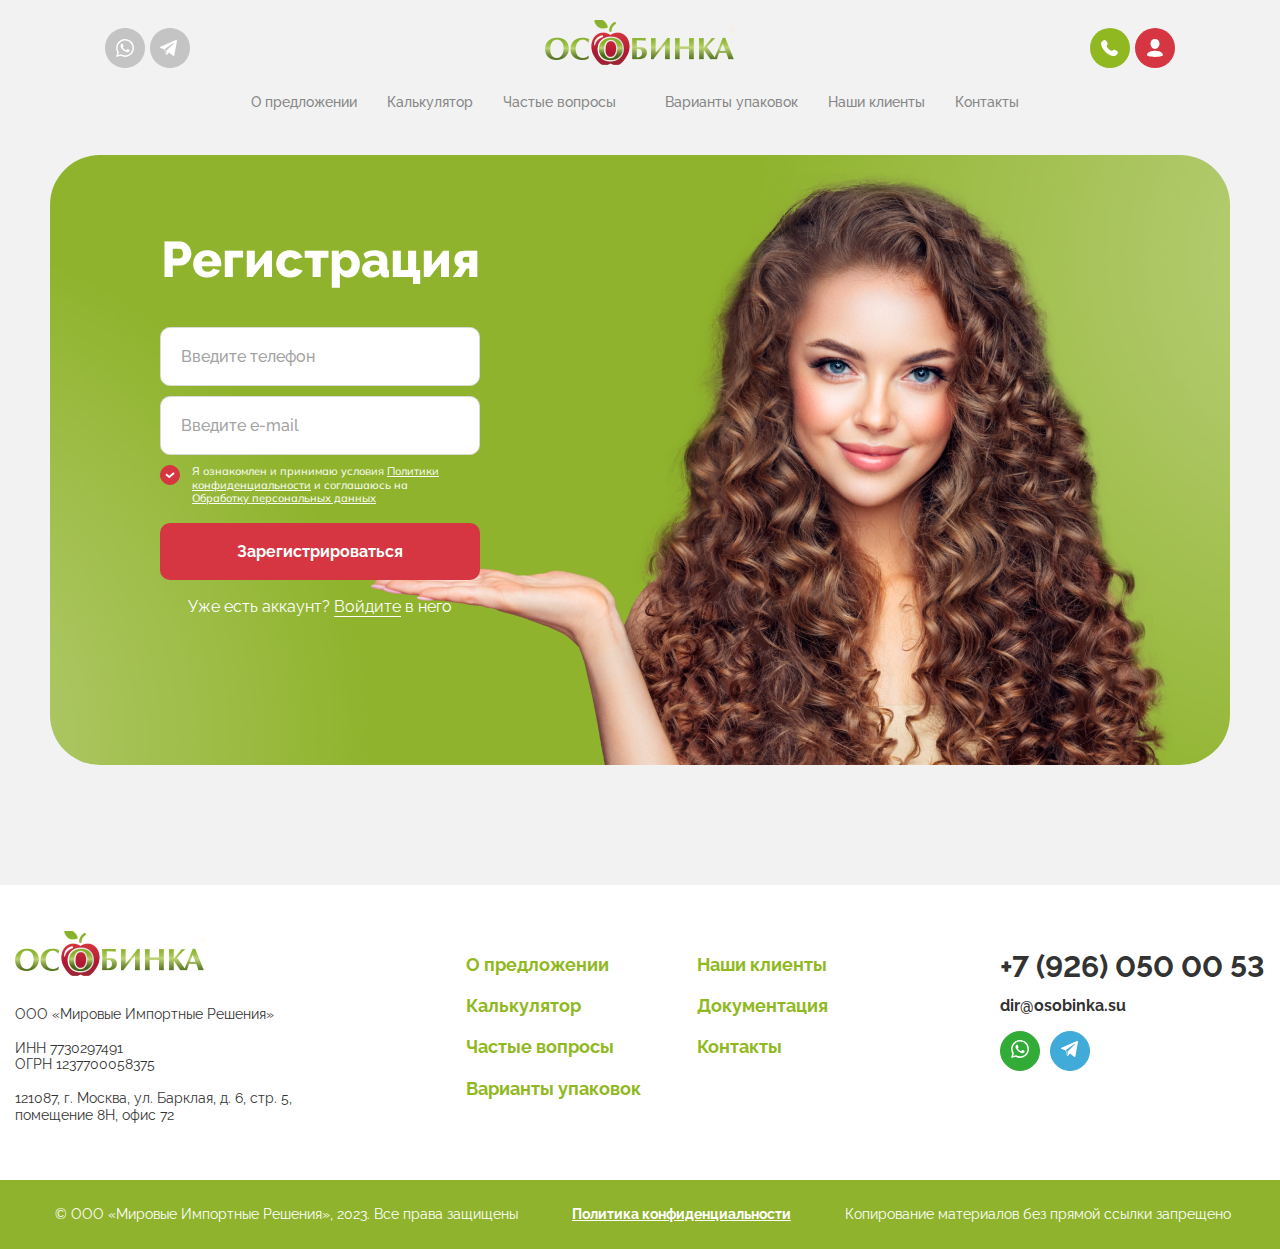
<file: pages/registry.html>
<!DOCTYPE html>
<html lang="ru">
<head>
  <meta charset="UTF-8">
  <meta name="viewport" content="width=device-width, initial-scale=1.0">
  <title>Отзывы наших партнёров</title>
  <link type="image/x-icon" href="../favicon_grey.ico" rel="shortcut icon">
  <!--  <link type="image/x-icon" href="../favicon_white_bg.ico" rel="shortcut icon">-->
  <!--  <link type="image/x-icon" href="../favicon_.ico" rel="shortcut icon">-->
  <!--  <link type="image/x-icon" href="../favicon.ico" rel="shortcut icon">-->
  <!--  <link rel="icon" type="image/png" href="../apple-touch-icon.png" />-->

  <link rel="stylesheet" href="../css/registry.css">

    <script defer src="../scripts/global.js"></script>
    <script defer src="../scripts/registry.js"></script>

</head>
<body>
<header class="header">
  <div class="container">
    <div class="soc">
      <a class="whatsapp" href="https://wa.me/">
        <svg xmlns="http://www.w3.org/2000/svg" width="40" height="40" viewBox="0 0 40 40" fill="none">
          <path
              d="M40 20C40 8.9543 31.0457 0 20 0C8.9543 0 0 8.9543 0 20C0 31.0457 8.9543 40 20 40C31.0457 40 40 31.0457 40 20Z"
              fill="#C4C4C4"/>
          <path
              d="M26.3076 13.6101C25.4824 12.7791 24.5001 12.1205 23.418 11.6724C22.3357 11.2244 21.1751 10.9958 20.0037 11.0001C18.4377 11.0016 16.8995 11.4143 15.5433 12.1968C14.1871 12.9794 13.0604 14.1042 12.2761 15.4588C11.4918 16.8135 11.0773 18.3502 11.0744 19.9152C11.0713 21.4803 11.4797 23.0186 12.2589 24.3763L10.998 29L15.726 27.7625C17.0316 28.4884 18.4985 28.8753 19.9924 28.8875C22.3673 28.8876 24.6461 27.9502 26.3326 26.2793C28.0192 24.6085 28.9773 22.3396 28.998 19.9663C28.9901 18.782 28.7484 17.611 28.2867 16.5202C27.8251 15.4294 27.1524 14.4405 26.3076 13.6101ZM20.0037 27.3463C18.6728 27.3472 17.3662 26.9897 16.2213 26.3113L15.9511 26.1425L13.1481 26.885L13.8911 24.1513L13.711 23.87C12.7533 22.3251 12.3958 20.4827 12.7064 18.6919C13.017 16.9012 13.974 15.2864 15.3961 14.1537C16.8182 13.0209 18.6066 12.4486 20.4226 12.5455C22.2385 12.6422 23.956 13.4013 25.2495 14.6788C26.6634 16.0605 27.4727 17.9452 27.5009 19.9213C27.4831 21.8967 26.6853 23.785 25.2812 25.1757C23.8772 26.5662 21.9804 27.3463 20.0037 27.3463ZM24.0675 21.7888C23.8423 21.6763 22.7504 21.1363 22.5477 21.0688C22.3452 21.0013 22.1876 20.9563 22.0412 21.1813C21.821 21.4829 21.5842 21.772 21.332 22.0475C21.2082 22.205 21.0731 22.2163 20.8479 22.0475C19.5643 21.5406 18.4949 20.6069 17.8198 19.4038C17.5834 19.01 18.045 19.0325 18.4727 18.1888C18.5043 18.1279 18.5208 18.0604 18.5208 17.9919C18.5208 17.9234 18.5043 17.8559 18.4727 17.795C18.4727 17.6825 17.9661 16.58 17.786 16.1413C17.6059 15.7025 17.4258 15.77 17.2795 15.7588H16.8405C16.7267 15.7606 16.6147 15.7866 16.5117 15.8351C16.4088 15.8835 16.3175 15.9534 16.2438 16.04C15.9912 16.2855 15.7942 16.5822 15.6661 16.9101C15.5379 17.2381 15.4816 17.5897 15.5008 17.9413C15.5715 18.7829 15.8886 19.585 16.4127 20.2475C17.372 21.6828 18.6867 22.8455 20.2288 23.6225C21.0376 24.0944 21.9776 24.2917 22.908 24.185C23.2178 24.1236 23.5113 23.9977 23.7691 23.8155C24.0272 23.6333 24.2439 23.3989 24.4052 23.1275C24.5547 22.7963 24.6017 22.4281 24.5403 22.07C24.4389 21.9575 24.2926 21.9013 24.0675 21.7888Z"
              fill="white"/>
        </svg>
      </a>
      <a class="telegram" href="https://t.me">
        <svg xmlns="http://www.w3.org/2000/svg" width="40" height="40" viewBox="0 0 40 40" fill="none">
          <path
              d="M20 40C31.0457 40 40 31.0457 40 20C40 8.9543 31.0457 0 20 0C8.9543 0 0 8.9543 0 20C0 31.0457 8.9543 40 20 40Z"
              fill="#C4C4C4"/>
          <path
              d="M25.9084 12.0636C26.5004 11.8056 27.1123 12.3843 26.9824 13.0792L24.3275 27.2573C24.2034 27.922 23.5044 28.2213 23.0145 27.8192L19.0066 24.5325L16.9637 26.8629C16.6047 27.2719 15.9856 27.1053 15.8316 26.5602L14.3577 21.3329L10.4068 20.0291C9.88778 19.8581 9.85779 19.0516 10.3608 18.8315L25.9084 12.0636ZM23.9595 15.2096C24.1324 15.0386 23.9314 14.737 23.7354 14.8733L15.2076 20.7821C15.0576 20.886 14.9886 21.0904 15.0416 21.2792L16.2046 26.9847C16.2276 27.0718 16.3395 27.0595 16.3496 26.969L16.6096 22.621C16.6195 22.5138 16.6655 22.4155 16.7376 22.3439L23.9595 15.2096Z"
              fill="white"/>
        </svg>
      </a>
    </div>

    <nav class="navigation">

      <ul class="navigation-menu navigation-menu-left">
        <li class="nav-item">
          <a href="tel:+79260500053" class="tel">+7 (926) 050 00 53</a>
        </li>
        <li class="nav-item">
          <a href="mailto:dir@osobinka.su" class="email">dir@osobinka.su</a>
        </li>
        <li class="nav-item">
          <a href="../index.html#offer" class="menu-link">О предложении</a>
        </li>
        <li class="nav-item">
          <a href="../index.html#calc" class="menu-link">Калькулятор</a>
        </li>
        <li class="nav-item">
          <a href="../pages/questions.html" class="menu-link">Частые вопросы</a>
        </li>
      </ul>

      <a href="../index.html" class="logo-image">
        <img src="../images/global/logo.png" alt="Logo" class="img logo-img">
      </a>

      <ul class="navigation-menu navigation-menu-right">
        <li class="nav-item">
          <a href="packaging.html" class="menu-link">Варианты упаковок</a>
        </li>
        <li class="nav-item">
          <a href="../pages/clients.html" class="menu-link">Наши клиенты</a>
        </li>
        <li class="nav-item">
          <a href="../pages/documentations.html" class="menu-link">Документация</a>
        </li>
        <li class="nav-item">
          <a href="../pages/contacts.html" class="menu-link">Контакты</a>
        </li>
      </ul>
    </nav>

    <div class="manage">
      <div class="tel-user">
        <a href="tel:+79260500053" class="contact-tel">
          <svg xmlns="http://www.w3.org/2000/svg" width="40" height="40" viewBox="0 0 40 40" fill="none">
            <circle cx="20" cy="20" r="20" fill="#90B820"/>
            <path
                d="M22.8586 22.2647L22.4284 22.6909C22.4284 22.6909 21.406 23.704 18.6151 20.9386C15.8243 18.1732 16.8468 17.1601 16.8468 17.1601L17.1176 16.8917C17.785 16.2304 17.8479 15.1689 17.2656 14.3939L16.0747 12.8085C15.3541 11.8493 13.9617 11.7226 13.1358 12.541L11.6534 14.0099C11.2439 14.4157 10.9694 14.9417 11.0027 15.5253C11.0879 17.0182 11.7657 20.2303 15.5478 23.978C19.5586 27.9522 23.322 28.1102 24.8609 27.9672C25.3477 27.922 25.771 27.675 26.1121 27.3369L27.4538 26.0076C28.3594 25.1102 28.1041 23.5717 26.9453 22.944L25.141 21.9665C24.3801 21.5544 23.4532 21.6754 22.8586 22.2647Z"
                fill="white"/>
          </svg>
        </a>
        <a href="personal.html" class="user">
          <svg xmlns="http://www.w3.org/2000/svg" width="40" height="40" viewBox="0 0 40 40" fill="none">
            <circle cx="20" cy="20" r="20" fill="#D63641"/>
            <path fill-rule="evenodd" clip-rule="evenodd"
                  d="M24.505 15.5567C24.505 18.4322 22.573 20.9 20.0004 20.9C17.4258 20.9 15.4959 18.4322 15.4959 15.5558C15.4959 12.6812 17.1576 11 20.0004 11C22.8433 11 24.505 12.6803 24.505 15.5567ZM12.0945 27.3278C12.4799 27.74 14.1396 29 20.0004 29C25.8613 29 27.52 27.74 27.9064 27.3287C27.9422 27.2892 27.9687 27.2435 27.9842 27.1944C27.9997 27.1454 28.0038 27.094 27.9965 27.0434C27.9084 26.2496 27.1136 22.7 20.0004 22.7C12.8873 22.7 12.0925 26.2496 12.0034 27.0434C11.9962 27.094 12.0005 27.1455 12.0162 27.1945C12.0318 27.2436 12.0585 27.2883 12.0945 27.3278Z"
                  fill="white"/>
          </svg>
        </a>
      </div>

      <div class="burger active">
        <div class="line"></div>
        <div class="line"></div>
        <div class="line"></div>
      </div>
    </div>
  </div>
</header>

<main class="auth">
  <div class="container">
    <div class="entry">
      <div class="auth-info">
        <div class="auth-title big-title">Регистрация</div>
        <form class="auth-form">
          <input type="tel" class="auth-form-input reg" data-name="phone" placeholder="Введите телефон">
          <input type="email" class="auth-form-input reg" data-phone="email" placeholder="Введите e-mail">
          <div class="confirm-box">
            <input type="checkbox" class="custom-checkbox" checked id="calc-proposal-confirm">
            <div class="label-confirm">
              Я ознакомлен и принимаю условия <a href="../politic.html" target="_blank">Политики конфиденциальности</a>
              и
              соглашаюсь на <a href="#">Обработку персональных данных</a>
            </div>
          </div>
          <div class="auth-action">
            <button type="button" class="button btn-red auth-button">Зарегистрироваться</button>
          </div>
          <div class="auth-text">Уже есть аккаунт? <a href="./login.html">Войдите</a> в него</div>
        </form>
      </div>
      <div class="auth-image">
        <img src="../images/auth/authentication-girl.png" alt="Registry image" class="auth-img">
      </div>
    </div>
  </div>
</main>

<footer class="footer">
  <div class="contact-link">
    <div class="container">
      <div class="about">
        <a href="#" class="logo-image">
          <img src="../images/global/logo.png" alt="Logo" class="img logo-img">
        </a>
        <div class="requisites">
          ООО «Мировые Импортные Решения»<br><br>
          ИНН 7730297491<br>
          ОГРН 1237700058375<br><br>
          121087, г. Москва, ул. Барклая, д. 6, стр. 5, помещение 8Н, офис 72
        </div>
      </div>
      <div class="transit">
        <ul class="transit-page">
          <li class="transit-page-item">
            <a href="../index.html#offer" class="transit-page-link">О предложении</a>
          </li>
          <li class="transit-page-item">
            <a href="../index.html#calc" class="transit-page-link">Калькулятор</a>
          </li>
          <li class="transit-page-item">
            <a href="./questions.html" class="transit-page-link">Частые вопросы</a>
          </li>
          <li class="transit-page-item">
            <a href="packaging.html" class="transit-page-link">Варианты упаковок</a>
          </li>
        </ul>
        <ul class="transit-info">
          <li class="transit-info-item">
            <a href="./clients.html" class="transit-info-link">Наши клиенты</a>
          </li>
          <li class="transit-info-item">
            <a href="./documentations.html" class="transit-info-link">Документация</a>
          </li>
          <li class="transit-info-item">
            <a href="./contacts.html" class="transit-info-link">Контакты</a>
          </li>
        </ul>
      </div>
      <div class="contacts">
        <a href="tel:+79260500053" class="tel">+7 (926) 050 00 53</a>
        <a href="mailto:dir@osobinka.su" class="email">dir@osobinka.su</a>
        <div class="footer-soc">
          <div class="soc-item whatsapp">
            <a href="https://wa.me/">
              <svg class="whatsapp-stay" width="18" height="18" viewBox="0 0 18 18" fill="none"
                   xmlns="http://www.w3.org/2000/svg">
                <path
                    d="M15.3076 2.61015C14.4824 1.77918 13.5001 1.12056 12.418 0.672509C11.3357 0.224435 10.1751 -0.00412006 9.00372 0.000118937C7.43772 0.00164894 5.89953 0.414344 4.54332 1.19688C3.18711 1.97943 2.0604 3.10425 1.27614 4.45884C0.491787 5.81352 0.0773367 7.35027 0.0743667 8.91528C0.0713067 10.4804 0.479727 12.0187 1.25886 13.3763L-0.00195312 18.0001L4.72602 16.7626C6.03156 17.4884 7.49847 17.8753 8.99238 17.8876C11.3673 17.8877 13.6461 16.9502 15.3326 15.2794C17.0192 13.6086 17.9773 11.3396 17.998 8.96631C17.9901 7.78209 17.7484 6.61101 17.2867 5.5203C16.8251 4.4295 16.1524 3.44058 15.3076 2.61015ZM9.00372 16.3463C7.6728 16.3472 6.36618 15.9897 5.22129 15.3113L4.95111 15.1426L2.14815 15.8851L2.8911 13.1513L2.71101 12.8701C1.75332 11.3251 1.39584 9.48273 1.70643 7.69191C2.01702 5.90127 2.97399 4.28649 4.39608 3.15375C5.81817 2.02092 7.60656 1.4487 9.42258 1.54554C11.2385 1.6423 12.956 2.40135 14.2495 3.67881C15.6634 5.06058 16.4727 6.94527 16.5009 8.92131C16.4831 10.8967 15.6853 12.7851 14.2812 14.1758C12.8772 15.5663 10.9804 16.3464 9.00372 16.3463ZM13.0675 10.7888C12.8423 10.6763 11.7504 10.1363 11.5477 10.0688C11.3452 10.0013 11.1876 9.95631 11.0412 10.1813C10.821 10.483 10.5842 10.7721 10.332 11.0476C10.2082 11.2051 10.0731 11.2163 9.84792 11.0476C8.56434 10.5407 7.49487 9.60693 6.81978 8.40381C6.58344 8.01006 7.04496 8.03256 7.47273 7.18881C7.50432 7.12797 7.52079 7.06047 7.52079 6.99198C7.52079 6.92349 7.50432 6.85599 7.47273 6.79506C7.47273 6.68256 6.96612 5.58006 6.78603 5.14131C6.60594 4.70256 6.42585 4.77006 6.27951 4.75881H5.84049C5.72673 4.76061 5.61468 4.78662 5.51172 4.83513C5.40885 4.88355 5.3175 4.95349 5.24379 5.04006C4.99125 5.28558 4.79424 5.58222 4.66608 5.91018C4.53792 6.23814 4.48158 6.58977 4.50084 6.94131C4.57149 7.78299 4.88856 8.58507 5.41272 9.24756C6.37203 10.6829 7.68675 11.8456 9.22881 12.6226C10.0376 13.0944 10.9776 13.2917 11.908 13.1851C12.2178 13.1237 12.5113 12.9978 12.7691 12.8155C13.0272 12.6334 13.2439 12.3989 13.4052 12.1276C13.5547 11.7964 13.6017 11.4282 13.5403 11.0701C13.4389 10.9576 13.2926 10.9013 13.0675 10.7888Z"
                    fill="white"/>
              </svg>
              <svg class="whatsapp-hover" width="18" height="18" viewBox="0 0 18 18" fill="none"
                   xmlns="http://www.w3.org/2000/svg">
                <path
                    d="M15.3076 2.61015C14.4824 1.77918 13.5001 1.12056 12.418 0.672509C11.3357 0.224435 10.1751 -0.00412006 9.00372 0.000118937C7.43772 0.00164894 5.89953 0.414344 4.54332 1.19688C3.18711 1.97943 2.0604 3.10425 1.27614 4.45884C0.491787 5.81352 0.0773367 7.35027 0.0743667 8.91528C0.0713067 10.4804 0.479727 12.0187 1.25886 13.3763L-0.00195312 18.0001L4.72602 16.7626C6.03156 17.4884 7.49847 17.8753 8.99238 17.8876C11.3673 17.8877 13.6461 16.9502 15.3326 15.2794C17.0192 13.6086 17.9773 11.3396 17.998 8.96631C17.9901 7.78209 17.7484 6.61101 17.2867 5.5203C16.8251 4.4295 16.1524 3.44058 15.3076 2.61015ZM9.00372 16.3463C7.6728 16.3472 6.36618 15.9897 5.22129 15.3113L4.95111 15.1426L2.14815 15.8851L2.8911 13.1513L2.71101 12.8701C1.75332 11.3251 1.39584 9.48273 1.70643 7.69191C2.01702 5.90127 2.97399 4.28649 4.39608 3.15375C5.81817 2.02092 7.60656 1.4487 9.42258 1.54554C11.2385 1.6423 12.956 2.40135 14.2495 3.67881C15.6634 5.06058 16.4727 6.94527 16.5009 8.92131C16.4831 10.8967 15.6853 12.7851 14.2812 14.1758C12.8772 15.5663 10.9804 16.3464 9.00372 16.3463ZM13.0675 10.7888C12.8423 10.6763 11.7504 10.1363 11.5477 10.0688C11.3452 10.0013 11.1876 9.95631 11.0412 10.1813C10.821 10.483 10.5842 10.7721 10.332 11.0476C10.2082 11.2051 10.0731 11.2163 9.84792 11.0476C8.56434 10.5407 7.49487 9.60693 6.81978 8.40381C6.58344 8.01006 7.04496 8.03256 7.47273 7.18881C7.50432 7.12797 7.52079 7.06047 7.52079 6.99198C7.52079 6.92349 7.50432 6.85599 7.47273 6.79506C7.47273 6.68256 6.96612 5.58006 6.78603 5.14131C6.60594 4.70256 6.42585 4.77006 6.27951 4.75881H5.84049C5.72673 4.76061 5.61468 4.78662 5.51172 4.83513C5.40885 4.88355 5.3175 4.95349 5.24379 5.04006C4.99125 5.28558 4.79424 5.58222 4.66608 5.91018C4.53792 6.23814 4.48158 6.58977 4.50084 6.94131C4.57149 7.78299 4.88856 8.58507 5.41272 9.24756C6.37203 10.6829 7.68675 11.8456 9.22881 12.6226C10.0376 13.0944 10.9776 13.2917 11.908 13.1851C12.2178 13.1237 12.5113 12.9978 12.7691 12.8155C13.0272 12.6334 13.2439 12.3989 13.4052 12.1276C13.5547 11.7964 13.6017 11.4282 13.5403 11.0701C13.4389 10.9576 13.2926 10.9013 13.0675 10.7888Z"
                    fill="#32AC37"/>
              </svg>
            </a>
          </div>
          <div class="soc-item telegram">
            <a href="https://t.me">
              <svg class="telegram-stay" width="18" height="16" viewBox="0 0 18 16" fill="none"
                   xmlns="http://www.w3.org/2000/svg">
                <path
                    d="M15.9641 0.0634801C16.5561 -0.194568 17.168 0.384216 17.038 1.07906L14.3831 15.2572C14.2591 15.9219 13.5601 16.2212 13.0701 15.8191L9.06224 12.5323L7.01933 14.8628C6.66032 15.2718 6.0413 15.1052 5.88731 14.56L4.41337 9.33275L0.462427 8.02898C-0.0565578 7.858 -0.0865452 7.05151 0.416429 6.83138L15.9641 0.0634801ZM14.0151 3.20949C14.1881 3.03852 13.987 2.73689 13.7911 2.87321L5.26324 8.782C5.1133 8.88587 5.04428 9.09026 5.09729 9.27909L6.26027 14.9846C6.28322 15.0717 6.39517 15.0593 6.40526 14.9689L6.66527 10.6209C6.67517 10.5136 6.72116 10.4153 6.79325 10.3438L14.0151 3.20949Z"
                    fill="white"/>
              </svg>
              <svg class="telegram-hover" width="18" height="16" viewBox="0 0 18 16" fill="none"
                   xmlns="http://www.w3.org/2000/svg">
                <path
                    d="M15.9641 0.0634801C16.5561 -0.194568 17.168 0.384216 17.038 1.07906L14.3831 15.2572C14.2591 15.9219 13.5601 16.2212 13.0701 15.8191L9.06224 12.5323L7.01933 14.8628C6.66032 15.2718 6.0413 15.1052 5.88731 14.56L4.41337 9.33275L0.462427 8.02898C-0.0565578 7.858 -0.0865452 7.05151 0.416429 6.83138L15.9641 0.0634801ZM14.0151 3.20949C14.1881 3.03852 13.987 2.73689 13.7911 2.87321L5.26324 8.782C5.1133 8.88587 5.04428 9.09026 5.09729 9.27909L6.26027 14.9846C6.28322 15.0717 6.39517 15.0593 6.40526 14.9689L6.66527 10.6209C6.67517 10.5136 6.72116 10.4153 6.79325 10.3438L14.0151 3.20949Z"
                    fill="#40AAD8"/>
              </svg>
            </a>
          </div>
        </div>
      </div>
    </div>
  </div>
  <div class="right">
    <div class="container">
      <div class="right-name">
        © ООО «Мировые Импортные Решения», 2023. Все права защищены
      </div>
      <a href="../politic.html" class="privacy">Политика конфиденциальности</a>
      <div class="rule">Копирование материалов без прямой ссылки запрещено</div>
    </div>
  </div>
</footer>

<div class="after-commercial-popup registry-popup">
  <div class="popup-bg"></div>
  <div class="after-commercial-popup-body">
    <div class="after-commercial-popup-item">
      <div class="popup-close after-commercial-close">
        <svg class="big" xmlns="http://www.w3.org/2000/svg" width="16" height="16" viewBox="0 0 16 16" fill="none">
          <path d="M1 1L15 15M15 1L1 15" stroke="#C4C4C4" stroke-width="2" stroke-linecap="round"/>
        </svg>
        <svg class="small" xmlns="http://www.w3.org/2000/svg" width="14" height="14" viewBox="0 0 16 16" fill="none">
          <path d="M1 1L15 15M15 1L1 15" stroke="#C4C4C4" stroke-width="2" stroke-linecap="round"/>
        </svg>
      </div>
      <div class="after-commercial-popup-title">
        Спасибо!<br>
        за регистрацию
      </div>
      <div class="after-commercial-popup-text">
        Пожалуйста, подтвердите адрес Вашей электронной почты. Для этого перейдите по ссылке, которую мы отправили в
        письме на указанный e-mail.
      </div>
      <div class="popup-action">
        <button class="not-letter">Не получили письмо?</button>
      </div>
      <div class="after-commercial-popup-image">
        <img src="../images/global/after-commercial_girl.png" alt="image">
      </div>
    </div>
  </div>
</div>

<div class="letter-yet-info">
  <div class="popup-bg"></div>
  <div class="after-commercial-popup-body">
    <div class="after-commercial-popup-item">
      <div class="popup-close again-letter">
        <svg class="big" xmlns="http://www.w3.org/2000/svg" width="16" height="16" viewBox="0 0 16 16" fill="none">
          <path d="M1 1L15 15M15 1L1 15" stroke="#C4C4C4" stroke-width="2" stroke-linecap="round"/>
        </svg>
        <svg class="small" xmlns="http://www.w3.org/2000/svg" width="14" height="14" viewBox="0 0 16 16" fill="none">
          <path d="M1 1L15 15M15 1L1 15" stroke="#C4C4C4" stroke-width="2" stroke-linecap="round"/>
        </svg>
      </div>
      <div class="after-commercial-popup-title">
        Письмо отправлено повторно
      </div>
      <div class="after-commercial-popup-text">
        Если вы не видите его в папке “Входящие”, проверьте папку “Спам”
      </div>
      <div class="after-commercial-popup-image">
        <img src="../images/global/after-commercial_girl.png" alt="image">
      </div>
    </div>
  </div>
</div>


</body>
</html>
</file>
<file: css/contacts.css>
@import "./global.css";

/*  contact-main  */

.contact-main .container {
  padding-top: 101px;
}

.contact-crumbs {
  display: flex;
  align-items: center;
  justify-content: start;
  font-size: 14px;
  /*line-height: 140%; !* 19.6px *!*/
  margin-bottom: 60px;
}

.contact-crumbs .path-link {
  color: #6F9114;
  text-decoration: none;
}

.contact-crumbs .destination {
  color: #A3A3A3;
}

.contact-crumbs div {
  margin-right: 10px;
}

.contacts-title {
  margin-bottom: 48px;
}

.contact-info {
  display: flex;
  justify-content: space-between;
  align-items: start;
}

.contact-info-item {
  margin-right: 20px;
  margin-bottom: 50px;
}

.contact-main .content .contact-info-item:nth-child(1) {
  max-width: 236px;
}

.contact-main .content .contact-info-item:nth-child(2) {
  max-width: 413px;
}

.contact-main .content .contact-info-item:nth-child(3) {
  max-width: 409px;
  margin-right: 0;
}

.contact-info-el {
  display: flex;
}

.contact-phone {
  margin-bottom: 77px;
}

.contact-address {
  margin-bottom: 49px;
}

.contact-text {
  margin-bottom: 5px;
}

.contact-main .contact-icon {
  border-radius: 50%;
  width: 50px;
  height: 50px;
  background-color: #8FB32C;
  display: flex;
  justify-content: center;
  align-items: center;
  margin-right: 20px;
  flex-shrink: 0;
}

.contact-text-title {
  margin-bottom: 5px;
  font-size: 14px;
  line-height: 140%;
}

.contact-text-desc {
  color: #333;
  font-variant-numeric: lining-nums proportional-nums;
  font-family: Raleway-Bold, sans-serif;
  font-size: 20px;
  line-height: 140%;
}


/*  map  */


.map {
  padding-top: 83px;
}

.map .container iframe {
  border-radius: 20px;
}

/* форма для вопроса */

.question-form {
  display: none;
}

.question-form.show {
  position: fixed;
  top: 0;
  min-width: 100%;
  min-height: 100%;
  display: block;
  z-index: 4;
}

.question-form-body {
  display: flex;
  align-items: center;
  justify-content: center;
  min-height: 100vh;
}

.question-form-item {
  position: relative;
  max-width: 410px;
  border-radius: 20px;
  background: #FFF;
  padding: 43px 25px;
  display: flex;
  flex-direction: column;
  align-items: center;
  z-index: 10;
}

.question-form-close {
  position: absolute;
  top: 25px;
  right: 25px;
  width: 16px;
  height: 16px;
  cursor: pointer;
  transition: .3s;
}

.question-form-title {
  max-width: 237px;
  color: #333;
  text-align: center;
  font-family: Raleway-ExtraBold, sans-serif;
  font-size: 30px;
  margin-bottom: 13px;
}

.question-form-text {
  max-width: 360px;
  color: #333;
  text-align: center;
  font-family: Raleway-Regular, sans-serif;
  font-size: 16px;
  line-height: 140%;
  margin-bottom: 25px;
}

.question-form-form {
  display: flex;
  flex-direction: column;
  align-items: center;
  width: 100%;
}

.question-form-input {
  width: 320px;
  height: 60px;
  padding: 19px 20px;
  color: #333333;
  font-family: Raleway-Medium, sans-serif;
  font-size: 16px;
  outline: none;
  margin-bottom: 10px;
}

.question-form-textarea {
  padding: 10px 20px;
  color: #333333;
  width: 100%;
  height: 120px;
  font-family: Raleway-Medium, sans-serif;
  font-size: 16px;
  line-height: 140%;
  outline: none;
  resize: none;
  overflow: hidden;
  margin-bottom: 10px;
}

.confirm-box {
  position: relative;
  margin-bottom: 18px;
  padding-top: 0;
}

.custom-checkbox {
  position: absolute;
  opacity: 0;
  width: 15px;
  height: 15px;
  top: 2px;
  left: 3px;
  border-radius: 50%;
  z-index: 3;
  cursor: pointer;
}

.custom-checkbox + label {
  display: block;
  user-select: none;
  margin-left: 35px;
}

.label-confirm {
  max-width: 270px;
  font-family: Mulish-Regular, sans-serif;
  font-size: 11px;
  line-height: 120%;
  position: relative;
  color: #333333;
}

.custom-checkbox:checked + label::before {
  background-image: url("../images/global/check-circle-red.svg");
}

.label-confirm a {
  color: #333333;
}

.question-form-button {
  width: 100%;
  height: 60px;
  padding: 19px;
  text-align: center;
}


/* задать вопрос */
.order-info {
  min-width: 380px;
}


@media screen and (max-width: 1449px) {
  .contact-main .container {
    padding-top: 155px; /* для отступа от хедера */
  }

  .big-title {
    font-size: 46px;
  }
}

@media screen and (max-width: 1320px) {

  .big-title {
    font-size: 40px;
  }

  .contact-info {
    flex-wrap: wrap;
  }

  .contact-info-item {
    max-width: unset;
  }

  .contact-info-item:last-child {
    margin-bottom: 0;
  }

  .contact-main .content .contact-info-item:nth-child(3) {
    max-width: 465px;
  }

  .contact-text-desc {
    font-size: 16px;
  }

}

@media screen and (max-width: 1200px) {
  .big-title {
    font-size: 36px; /* остальные стили менять согласно названия с привязкой к странице */
  }
}

@media screen and (max-width: 1024px) {

  .container {
    padding-left: 15px;
    padding-right: 15px;
  }

  .big-title {
    font-size: 28px;
  }

  .order-info {
    min-width: unset;
    max-width: min-content;
    margin-bottom: 50px;
  }

  .order-title {
    text-align: center;
  }

  .contact-text-desc {
    font-size: 16px;
  }
}

@media screen and (max-width: 850px) {
  .contact-main .container {
    padding-top: 173px; /* для отступа от хедера */
  }
}

@media screen and (max-width: 685px) {

  .contacts-title {
    margin-bottom: 34px;
    text-align: center;
  }

  .contact-text {
    margin-bottom: 0;
  }

  .contact-info-el {
    margin-bottom: 20px;
  }

  .contact-info-item {
    margin-bottom: 0;
  }

  .contact-info-el.contact-req {
    margin-bottom: 0;
  }

  .contact-info-el.contact-address {
    margin-bottom: 16px;
  }
}


@media screen and (max-width: 483px) {
  .contact-main .container {
    padding-top: 78px;
  }

  .big-title {
    font-size: 26px;
    text-align: center;
  }

  .question-form-item {
    margin: 0 15px;
    padding: 35px 20px 27px;
  }

  .order-title {
    font-size: 20px;
    margin-bottom: 13px;
  }

  .question-form-text {
    font-size: 14px;
    margin-bottom: 25px;
  }
}

@media screen and (max-width: 375px) {
}
</file>
<file: css/qr-code.css>
@import "./global.css";

.auth .container {
  padding: 101px 50px 120px;
}

.entry {
  background-image: url("../images/global/order-bg.png");
  background-position: center;
  background-repeat: no-repeat;
  background-size: cover;
  padding: 10px 55px 0 300px;
  border-radius: 50px;
  box-sizing: border-box;
  height: 680px;
  position: relative;
  display: flex;
  align-items: end;
  justify-content: end;
  overflow: hidden;
}

.auth-info {
  position: absolute;
  top: 89px;
  left: 242px;
  max-width: 396px;
  display: flex;
  flex-direction: column;
  align-items: center;
}

.auth-image {
  display: flex;
  align-items: end;
}

.auth-img {
  width: 100%;
}

.auth-title {
  color: #FFFFFF;
  margin-bottom: 14px;
}

.call-text {
  margin-bottom: 19px;
  font-family: Raleway-Regular, sans-serif;
  font-size: 14px;
  color: #FFFFFF;
  text-align: center;
  line-height: 140%;
}

.call-text span {
  font-family: Raleway-Bold, sans-serif;
}

.call-num {
  text-align: center;
  margin-bottom: 20px;
}

.call-link {
  color: rgb(255, 255, 255);
  font-family: Raleway-ExtraBold, sans-serif;
  font-size: 30px;
  text-decoration: none;
  font-variant-numeric: lining-nums proportional-nums;
}

.qr-text {
  color: rgb(255, 255, 255);
  font-size: 14px;
  text-align: center;
  margin-bottom: 15px;
}

.qr-image {
  margin-bottom: 30px;
}

.time-text {
  color: #FFF;
  font-size: 14px;
  line-height: 140%;
  margin-bottom: 25px;
  text-align: center;
}

.time-value {
  width: 320px;
  color: #FFF;
  font-variant-numeric: lining-nums proportional-nums;
  font-family: Raleway-Bold, sans-serif;
  font-size: 16px;
  padding: 19px 20px;
  text-align: center;
  border-radius: 10px;
  border: 1px solid #FFF;
  box-sizing: border-box;
}


@media screen and (max-width: 1449px) {
  .auth .container {
    padding-top: 155px;
  }

  .auth-info {
    left: 118px;
  }
}

@media screen and (max-width: 1395px) {
}

@media screen and (max-width: 1305px) {

}

@media screen and (max-width: 1200px) {

  .auth-info {
   top: 53px;
  }

}

@media screen and (max-width: 1090px) {

  .entry {
    padding-top: 100px;
  }

  .auth-info {
  }
}

@media screen and (max-width: 1024px) {
  .auth .container {
    padding-left: 15px;
    padding-right: 15px;
  }

  .entry {
    padding: 70px 0 0 190px;
  }
}


@media screen and (max-width: 900px) {

  .auth-info {
    bottom: 70px;
  }
}

@media screen and (max-width: 850px) {
  .auth .container {
    padding-top: 173px;
  }

  .big-title {
    font-size: 40px;
  }
}

@media screen and (max-width: 800px) {
}

@media screen and (max-width: 768px) {
  .entry {
    display: flex;
    flex-direction: column;
    align-items: center;
    justify-content: end;
    padding: 74px 26px 0;
    border-radius: 0;
    height: unset;
  }

  .auth-info {
    position: unset;
    max-width: 345px;
    display: flex;
    flex-direction: column;
    align-items: center;
    margin-bottom: 37px;
  }

  .auth-form {
    width: 345px;
  }

  .auth-button {
    width: 345px;
  }

  .auth-title {
    margin-bottom: 33px;
  }

  .auth-text {
    margin-bottom: 37px;
  }

  .time-text {
    text-align: center;
  }
}

@media screen and (max-width: 483px) {
  .auth .container {
    padding: 80px 0 0;
  }

  .big-title {
    font-size: 30px;
  }

  .auth-title {
    margin-bottom: 20px;
  }

  .auth-image {
    width: 320px;
  }
  .auth-image {
    justify-self: start;
  }
  .call-text {
    width: 318px;
  }

  .qr-image {
    margin-bottom: 20px;
  }

  /*.time-value {*/
  /*  margin-bottom: 28px;*/
  /*}*/
}

@media screen and (max-width: 375px) {

}
</file>
<file: css/registry.css>
@import "./global.css";

.auth .container {
  padding: 101px 50px 120px;
}

.entry {
  background-image: url("../images/global/order-bg.png");
  background-position: center;
  background-repeat: no-repeat;
  background-size: cover;
  padding: 18px 93px 0 300px;
  border-radius: 50px;
  box-sizing: border-box;
  height: 610px;
  position: relative;
  display: flex;
  align-items: end;
  justify-content: end;
  overflow: hidden;
}

.auth-info {
  position: absolute;
  top: 108px;
  left: 235px;
  max-width: 320px;
  display: flex;
  flex-direction: column;
  align-items: center;
}

.auth-image {
  display: flex;
  align-items: end;
}

.auth-img {
  width: 100%;
}

.auth-title {
  color: #FFFFFF;
  margin-bottom: 38px;
  text-align: center;
}


.auth-title.login-title {
  position: relative;
  width: 385px;
  margin-top: 40px;
}

.auth-form-input {
  padding: 19px 20px;
  width: 100%;
  margin-bottom: 10px;
}

.confirm-box {
  padding-top: 0;
  margin-left: 0;
}

.label-confirm, .label-confirm a,
.auth-text, .auth-text a {
  color: #FFF;
}

.auth-action {
  display: flex;
  justify-content: center;
}

.auth-button {
  padding: 19px 20px;
  width: 320px;
}

.auth-text {
  text-align: center;
  margin-top: 17px;
}

.auth-text a {
  text-decoration: none;
  border-bottom: 1px solid #ffffff;
}

.after-commercial-popup {
  z-index: 3;
}

.after-commercial-popup-text {
  max-width: 360px;
  margin: 0 auto;
}

.popup-action {
  margin: 18px auto;
  text-align: center;
}

.not-letter {
  color: #D63641;
  text-align: center;
  font-family: Raleway-Bold, sans-serif;
  font-size: 16px;
  text-decoration-line: underline;
  border: 0;
  background-color: transparent;
  cursor: pointer;
}

.not-letter:hover {
  color: #90B820;
}

.letter-yet-info {
  display: none;
}

.letter-yet-info.show {
  position: fixed;
  top: 0;
  min-width: 100%;
  min-height: 100%;
  display: block;
  z-index: 3;
}


@media screen and (max-width: 1449px) {
  .auth .container {
    padding-top: 155px;
  }

  .entry {
    padding: 0 50px 0 300px;
  }

  .auth-info {
    left: 170px;
  }
}

@media screen and (max-width: 1395px) {
}

@media screen and (max-width: 1305px) {
  .auth-info {
    bottom: 149px;
    top: unset;
    left: 110px;
    right: unset;
    max-width: 320px;
  }
  .auth-title.login-title {
    margin-top: unset;
  }
}

@media screen and (max-width: 1200px) {
  .auth-info {
    bottom: 135px;
    left: 100px;
    max-width: 320px;
  }

  .entry {
    border-radius: 50px;
    box-sizing: border-box;
    height: 610px;
    position: relative;
    display: flex;
    align-items: end;
    justify-content: end;
  }
}

@media screen and (max-width: 1090px) {

  .entry {
    height: unset;
    padding-top: 100px;
  }

  .auth-info {
    bottom: 90px;
  }
}

@media screen and (max-width: 1024px) {
  .auth .container {
    padding-left: 15px;
    padding-right: 15px;
  }
  .auth-info {
    bottom: 120px;
  }

  .entry {
    padding: 70px 0 0 190px;
  }
}


@media screen and (max-width: 900px) {
  .entry {
    padding: 145px 0 0 300px;
  }
  .auth-info {
    bottom: 90px;
  }
}

@media screen and (max-width: 850px) {
  .auth .container {
    padding-top: 173px;
  }
  .entry {
    padding: 145px 0 0 300px;
  }
  .big-title {
    font-size: 40px;
  }

  .auth-info {
    bottom: 80px;
  }
}

@media screen and (max-width: 800px) {
  .auth-info {
    bottom: 60px;
  }
}

@media screen and (max-width: 768px) {
  .entry {
    display: flex;
    flex-direction: column;
    align-items: center;
    justify-content: end;
    padding: 74px 26px 0;
    border-radius: 0;
  }

  .auth-info {
    position: unset;
    width: 345px;
    display: flex;
    flex-direction: column;
    align-items: center;
    margin-bottom: 28px;
  }
  .auth-form {
    width: 345px;
  }

  .auth-button {
    width: 345px;
  }

  .auth-title {
    margin-bottom: 33px;
  }
  /*.auth-text {*/
  /*  margin-bottom: 37px;*/
  /*}*/
}

@media screen and (max-width: 483px) {
  .auth .container {
    padding: 74px 0 0;
  }

  .big-title {
    font-size: 30px;
  }
  .auth-image {
    justify-self: start;
  }
}

@media screen and (max-width: 375px) {

}
</file>
<file: css/personal.css>
@import "./global.css";

.personal-details-top-bar {
  display: none;
}

.personal .container {
  padding-top: 101px;
  padding-bottom: 120px;
}

.personal-account-title {
  margin-bottom: 49px;
}

.personal-details-content {
  display: flex;
  align-items: start;
  justify-content: space-between;
}

.personal-details-forms {
  max-width: 960px;
  display: flex;
  flex-direction: column;
  flex-grow: 1;
}

/* общее */
.form-wrapper {
  display: none;
}

.form-wrapper.active {
  display: block;
}

.form-view {
  border-radius: 30px;
  background: rgb(255, 255, 255);
  padding: 56px 80px 50px;
  box-sizing: border-box;
  max-width: 960px;
}

.form-title {
  color: rgb(51, 51, 51);
  font-family: Raleway-ExtraBold, sans-serif;
  font-size: 30px;
  margin-bottom: 33px;
}

.form-title.result-title.pick {

  padding-left: 10px;
  text-align: left;
}
.form-inputs {
  max-width: 100%;
  display: grid;
  gap: 25px 40px;
}

.personal-details-top-bar, .function, .region, .city, .category, .subcategory, .sweep, .term {
  position: relative;
}

.details-label {
  color: rgb(163, 163, 163);
  font-family: Raleway-Medium, sans-serif;
  font-size: 12px;
  margin-left: 20px;
  margin-bottom: 6px;
}

.form-input {
  width: 100%;
  height: 60px;
  padding: 19px 50px 19px 20px;
  box-sizing: border-box;
  border: 1px solid rgb(217, 217, 217);
  border-radius: 10px;
  background: rgb(255, 255, 255);
  color: rgb(51, 51, 51);
  font-family: Raleway-Medium, sans-serif;
  font-size: 16px;
  z-index: 2;
}

input[type=text].form-input,
input[type=email].form-input {
  background: url("../images/personal/pencil.svg") no-repeat calc(100% - 20px);
  background-color: #FFFFFF;
}

input[type=text].form-input,
input[type=email].form-input,
.form-input {
  color: rgb(163, 163, 163);
}

input[type=text].form-input:hover,
input[type=email].form-input:hover {
  background: url("../images/personal/pencil-red.svg") no-repeat calc(100% - 20px);
  background-color: #FFFFFF;
}

.select {
  background: url("../images/global/select-arrow.png") no-repeat calc(100% - 20px);
  cursor: pointer;
  z-index: 4;
  background-color: #FFFFFF;
  font-variant-numeric: lining-nums proportional-nums;
  display: flex;
  align-items: center;
}

.select.opened {
  background: url("../images/global/select-open-arrow.png") no-repeat calc(100% - 20px);
  background-color: #FFFFFF;
}

.option {
  display: none;
  width: 100%;
  box-sizing: border-box;
}

.personal-details-top-bar .option.open,
.personal-form .option.open {
  display: block;
  z-index: 2;
  border-bottom-right-radius: 10px;
  border-bottom-left-radius: 10px;
  -moz-border-radius-bottomleft: 10px;
  -moz-border-radius-bottomright: 10px;
  border-right: 1px solid #D9D9D9;
  border-left: 1px solid #D9D9D9;
  border-bottom: 1px solid #D9D9D9;
  overflow: hidden;
  background: #FFFFFF;
  top: 84px;
  padding-top: 0;
  position: absolute;
}


.organisation-form .option.open {
  display: block;
  z-index: 2;
  border-bottom-right-radius: 10px;
  border-bottom-left-radius: 10px;
  -moz-border-radius-bottomleft: 10px;
  -moz-border-radius-bottomright: 10px;
  border-right: 1px solid #D9D9D9;
  border-left: 1px solid #D9D9D9;
  border-bottom: 1px solid #D9D9D9;
  overflow: hidden;
  background: #FFFFFF;
  top: 83px;
  padding-top: 0;
  position: absolute;
}

.additional-form .option.open {
  display: block;
  z-index: 2;
  border-bottom-right-radius: 10px;
  border-bottom-left-radius: 10px;
  -moz-border-radius-bottomleft: 10px;
  -moz-border-radius-bottomright: 10px;
  border-right: 1px solid #D9D9D9;
  border-left: 1px solid #D9D9D9;
  border-bottom: 1px solid #D9D9D9;
  overflow: hidden;
  background: #FFFFFF;
  top: 61px;
  padding-top: 0;
  position: absolute;
}

.additional-form .option.open .option-item {
  height: 40px;
  display: flex;
  align-items: center;
  padding: 9px 20px;
}

.option-item {
  position: relative;
  padding: 19px 20px;
  box-sizing: border-box;
  color: rgb(163, 163, 163);
  z-index: 10;
  cursor: pointer;
  background: #ffffff;
  display: flex;
  align-items: center;
  justify-content: start;
  font-variant-numeric: lining-nums proportional-nums;
}

.option-item.open {
  z-index: 10;
  position: relative;
}

.option-item:hover {
  color: rgb(51, 51, 51);
}

.form-action {
  display: flex;
  justify-content: end;
  height: 60px;
}


/* Данные контактного лица */

.form-inputs.personal-details {
  grid-template-columns: repeat(2, minmax(240px, 380px));
  margin-bottom: 30px;
}

.personal-button {
  padding: 19px 20px;
  width: 260px;
  font-family: Raleway-Bold, sans-serif;
  font-size: 16px;
}


/* Данные организации */

.form-inputs.organization-details {
  grid-template-columns: 1fr 1fr;
  grid-template-areas:
    "box-inn box-org"
    "box-ogrn box-kpp"
    "box-legal box-legal"
    "box-fact box-fact"
    "box-bik box-system"
    "box-bank box-rate"
    "box-corr box-action";
}

.box-inn {
  grid-area: box-inn;
}

.box-org {
  grid-area: box-org;
}

.box-ogrn {
  grid-area: box-ogrn;
}

.box-kpp {
  grid-area: box-kpp;
}

.box-legal {
  grid-area: box-legal;
}

.box-fact {
  grid-area: box-fact;
}

.box-bik {
  grid-area: box-bik;
}

.box-system {
  grid-area: box-system;
  position: relative;
}

.box-bank {
  grid-area: box-bank;
}

.box-corr {
  grid-area: box-corr;
}

.box-action {
  grid-area: box-action;
  display: flex;
  align-items: end;
}


/*  Подготовка договора */
.form-title.preparation-title {
  margin-bottom: 21px;
}

.preparation-text {
  color: rgb(51, 51, 51);
  font-family: Raleway-Medium, sans-serif;
  font-size: 16px;
  line-height: 140%;
  margin-bottom: 35px;
}

.preparation-grey {
  padding: 17px 30px 21px;
  border-radius: 20px;
  background: rgb(246, 246, 246);
  margin-bottom: 10px;
}

.form-inputs.preparation-details {
  grid-template-columns: repeat(2, minmax(260px, 350px));
  row-gap: 16px;
}

.form-input.select-category,
.form-input.select-subcategory,
.form-input.select-sweep,
.form-input.select-term {
  padding: 9px 20px;
  height: 40px;
}

.form-input.select-category + .option.open,
.form-input.select-subcategory + .option.open,
.form-input.select-sweep + .option.open,
.form-input.select-term + .option.open {
  top: 60px;
  display: block;
  border: 1px solid rgb(217, 217, 217);
  border-top: none;
  border-bottom-left-radius: 10px;
  border-bottom-right-radius: 10px;
  overflow: hidden;
  position: absolute;
  z-index: 2;
}

.form-input.select-category + .option.open .option-item,
.form-input.select-subcategory + .option.open .option-item,
.form-input.select-sweep + .option.open .option-item,
.form-input.select-term + .option.open .option-item {
  height: 40px;
  padding: 9px 20px;
}

.add-action-button {
  width: 100%;
  height: 60px;
  box-sizing: border-box;
  border: 1px solid rgb(214, 54, 65);
  border-radius: 10px;
  display: flex;
  justify-content: center;
  align-items: center;
  color: rgb(214, 54, 65);
  font-family: Raleway-Bold, sans-serif;
  font-size: 16px;
  background: transparent;
  cursor: pointer;
  margin-bottom: 30px;
}

.add-action-button:hover {
  color: #ffffff;
  background: #8FB32C;
  border-color: #8FB32C;
}


/* договор */

.form-title.contract-title {
  font-variant-numeric: lining-nums proportional-nums;
}

.form-inputs.contract-details {
  grid-template-columns: 1fr 1fr;
  margin-bottom: 40px;
  column-gap: 40px;
}

.form-inputs.contract-details input[type=text].form-input,
.form-inputs.contract-details input[type=email].form-input {
  background: unset;
}

.form-inputs.contract-details input[type=text].form-input:hover,
.form-inputs.contract-details input[type=email].form-input:hover {
  background: unset;
}

.form-inputs.contract-details input[type=date].form-input {
  padding-right: 20px;
  width: 100%;
}

/* скрываем показ иконки календаря в инпуте */
input[type="date"] {
  position: relative;
}

input[type="date"]::-webkit-calendar-picker-indicator {
  position: absolute;
  top: 0;
  left: 0;
  right: 0;
  bottom: 0;
  width: auto;
  height: auto;
  color: transparent;
  background: transparent;
}

input[type="date"]::-webkit-inner-spin-button,
input[type="date"]::-webkit-clear-button {
  z-index: 1;
}

input::-webkit-calendar-picker-indicator {
  opacity: 0;
}

.contract-grey {
  display: grid;
  grid-template-columns: repeat(3, minmax(150px, 240px));
  column-gap: 10px;
  padding: 17px 30px 20px;
  border-radius: 20px;
  background: rgb(246, 246, 246);
  margin-bottom: 10px;
}

.item-contract {
  max-width: 100%;
  height: 40px;
  display: flex;
  align-items: center;
  padding: 10px 16px;
  box-sizing: border-box;
  border: 1px solid rgb(217, 217, 217);
  border-radius: 10px;
  background: rgb(255, 255, 255);
}

.contract-grey-place {
  margin-bottom: 20px;
  width: 100%;
}

.contract-button {
  width: 444px;
  padding: 19px 20px;
}


/* продукция */
.production-place {
  display: grid;
  grid-template-columns: 1fr 1fr;
  column-gap: 40px;
  row-gap: 26px;
}

.item-production {
  font-variant-numeric: lining-nums proportional-nums;
  box-sizing: border-box;
  border: 1px solid rgb(217, 217, 217);
  border-radius: 10px;
  background: rgb(255, 255, 255);
  padding: 19px 20px;
  color: rgb(51, 51, 51);
  font-family: Raleway-Medium, sans-serif;
  font-size: 16px;
}

.application-form:nth-child(3) {
  margin-bottom: 30px;
  margin-top: 30px;
}


.application-button {
  width: 100%;
  padding: 19px 5px;
  margin-bottom: 30px;
}

.application-button:hover {
  margin-bottom: 34px;
}

.application-header {
  display: flex;
  justify-content: space-between;
  align-items: start;
  margin-bottom: 33px;
  position: relative;
}

.application-title {
  max-width: 374px;
  margin-bottom: unset;
}

.application-status {
  border-radius: 10px;
  padding: 10px 20px 10px 20px;
  color: rgb(51, 51, 51);
  font-family: Raleway-Medium, sans-serif;
  font-size: 16px;
  min-width: max-content;
}

.application-status.in-work {
  background: rgb(250, 234, 149);
}

.application-status.completed {
  background: rgb(221, 241, 169);
}

.application-status.canceled {
  background: rgb(255, 203, 207);
}

.description-fields {
  display: grid;
  grid-template-columns: 1fr 1fr;
  column-gap: 40px;
  row-gap: 16px;
  grid-template-areas:
    "application-date-box application-view-box"
    "application-comment-box application-comment-box";
}

.desc-place {
  margin-bottom: 30px;
}

.application-date-box {
  grid-area: application-date-box;
}

.application-view-box {
  grid-area: application-view-box;
}

.application-comment-box {
  grid-area: application-comment-box;
}

.some-data {
  box-sizing: border-box;
  border: 1px solid rgb(217, 217, 217);
  border-radius: 10px;
  background: rgb(255, 255, 255);
  width: 100%;
  height: 60px;
  padding: 19px 20px;
  color: rgb(51, 51, 51);
  font-family: Raleway-Medium, sans-serif;
  font-size: 16px;
  font-variant-numeric: lining-nums proportional-nums;
}

.application-comment {
  min-height: 100px;
  line-height: 140%;
}

.application-button-cancel {
  padding: 19px 20px;
  width: 260px;
}

/* результаты  */

.result-details {
  margin-bottom: 28px;
}

.wrap-res {
  border-radius: 20px;
  background: rgb(246, 246, 246);
  padding: 17px 34px 20px;
  margin-bottom: 10px;
}

.wrap-res.stayed {
  max-width: 305px;
}

.row-result {
  display: grid;
  grid-template-columns: repeat(4, minmax(175px, 250px));
  column-gap: 12px;
  border-radius: 20px;
  background: rgb(246, 246, 246);
}

.result-form input,
.result-form .result-select,
.month {
  height: 40px;
  color: rgb(51, 51, 51);
  font-family: Raleway-Medium, sans-serif;
  font-size: 16px;
  font-variant-numeric: lining-nums proportional-nums;
}

.rules {
  display: none;
}

.rules.visible {
  display: block;
  color: rgb(163, 163, 163);
  font-family: Raleway-Regular, sans-serif;
  font-size: 14px;
  margin-bottom: 16px;
}

.month {
  background-color: rgb(255, 255, 255);
  padding: 9px 20px;
  box-sizing: border-box;
  color: rgb(51, 51, 51);
  border: 1px solid rgb(217, 217, 217);
  border-radius: 10px;
}

.result-form .result-select {
  padding: 9px 20px;
  box-sizing: border-box;
  color: #A3A3A3;
  border: 1px solid rgb(217, 217, 217);
  border-radius: 10px;
  background: url("../images/global/select-arrow.png") no-repeat calc(100% - 20px);
  background-color: rgb(255, 255, 255);
}

.result-select:hover {
  color: rgb(51, 51, 51);
  cursor: pointer;
}

.result-select.open {
  background: url("../images/global/select-open-arrow.png") no-repeat calc(100% - 20px);
  color: rgb(51, 51, 51);
  background-color: rgb(255, 255, 255);
}

.result-button {
  padding: 19px 20px;
  width: 260px;
}


/* сайдбар */

.personal-details-sidebar {
  margin-left: 30px;
  max-width: 300px;
  min-width: 260px;
  flex-grow: 1;
}

.personal-details-sidebar-item {
  width: 100%;
  min-width: min-content;
  height: 60px;
  display: flex;
  align-items: center;
  padding: 10px 20px;
  border-radius: 10px;
  background: #ffffff;
  margin-bottom: 10px;
  color: rgb(51, 51, 51);
  font-family: Raleway-Medium, sans-serif;
  font-size: 16px;
  box-sizing: border-box;
}

.personal-details-sidebar-item.active {
  color: #FFFFFF;
  background: rgb(143, 179, 44);
}

.personal-details-sidebar-item:hover {
  color: #FFFFFF;
  background: rgb(143, 179, 44);
  cursor: pointer;
}


/* состояние страницы в зависимости ... */

.not-contract, .not-production, .not-application {
  display: none;
}

.not-contract.see, .not-production.see, .not-application.see {
  display: block;
}

.not-contract.see, .not-production.see {
  margin-left: 151px;
  max-width: 660px;
}

.not-contract.see {
  margin-top: 115px;
}

.not-production.see {
  margin-top: 83px;
}

.not-application.see {
  max-width: 420px;
  margin-top: 143px;
  margin-left: 271px;
}

.not-title {
  color: rgb(51, 51, 51);
  font-family: Raleway-ExtraBold, sans-serif;
  font-size: 30px;
  text-align: center;
  margin-bottom: 30px;
}

.not-production .not-title {
  max-width: 442px;
  margin: 0 auto 30px;
}

.not-application .not-title {
  margin-bottom: 43px;
}

.not-text {
  font-family: Raleway-Medium, sans-serif;
  font-size: 16px;
  line-height: 140%;
  text-align: center;
  margin-bottom: 45px;
}

.not-text span {
  color: rgb(214, 54, 65);
}

.not-action {
  display: flex;
  justify-content: center;
}

.to-personal-button {
  padding: 19px 20px;
  width: 322px;
}

.not-production .to-personal-button {
  width: 332px;
}

.not-application .to-personal-button {
  display: flex;
  align-items: center;
  text-align: center;
  width: 357px;
}

/* попап заявки */
.additional {
  display: none;
}

.additional.open {
  position: absolute;
  width: 100vw;
  height: 100vh;
  display: flex;
  align-items: center;
  justify-content: center;
}

.additional-body {
  z-index: 10;
  position: relative;
  max-width: 910px;
  background: #FFFFFF;
  border-radius: 30px;
  padding: 46px 55px 50px;
}

.close-additional {
  position: absolute;
  top: 25px;
  right: 25px;
}

.additional-title {
  color: rgb(51, 51, 51);
  font-family: Raleway-ExtraBold, sans-serif;
  font-size: 30px;
  text-align: center;
  max-width: 340px;
  margin: 0 auto 26px;
}

.additional-text {
  color: rgb(51, 51, 51);
  font-family: Raleway-Medium, sans-serif;
  font-size: 16px;
  text-align: center;
  margin-bottom: 26px;
}

.additional-select {
  padding: 9px 8px 9px 20px;
  background: url("../images/global/select-arrow.png") no-repeat calc(100% - 15px);
  background-color: #FFFFFF;
}

.additional-select.opened {
  background: url("../images/global/select-open-arrow.png") no-repeat calc(100% - 15px);
  background-color: #FFFFFF;
}

.additional-form-items {
  display: flex;
  gap: 10px;
  flex-wrap: wrap;
  padding: 17px 30px 20px;
  border-radius: 20px;
  background: rgb(246, 246, 246);
  margin-bottom: 11px;
}

.additional-form-item {
  width: 240px;
  position: relative;
}

.additional-select {
  height: 40px;
  display: flex;
  align-items: center;
  padding: 10px 20px;
}

/*.item-contract {*/
/*  height: 40px;*/
/*  padding: 10px 20px;*/
/*  box-sizing: border-box;*/
/*  border: 1px solid rgb(217, 217, 217);*/
/*  border-radius: 10px;*/
/*  background: rgb(255, 255, 255);*/
/*}*/

.append-button {
  box-sizing: border-box;
  border: 1px solid rgb(214, 54, 65);
  border-radius: 10px;
  color: rgb(214, 54, 65);
  font-family: Raleway-Bold, sans-serif;
  font-size: 16px;
  text-align: center;
  padding: 19px 20px;
  margin-bottom: 30px;
  cursor: pointer;
  /*transition: .3s ease-out;*/
}

.append-button:hover {
  color: white;
  background: rgb(143, 179, 44);
  border-color: rgb(143, 179, 44);
}

.additional-form .form-action {
  align-items: center;
  justify-content: center;
}

.additional-button {
  padding: 19px 20px;
  width: 320px;
}


/* попап дизайна */

.design {
  display: none;
}

.design.open {
  position: absolute;
  top: 0;
  width: 100vw;
  height: 100vh;
  display: flex;
  align-items: center;
  justify-content: center;
}

.design-body {
  z-index: 10;
  position: relative;
  max-width: 910px;
  flex-basis: 910px;
  background: #FFFFFF;
  border-radius: 30px;
  padding: 46px 55px 50px;
}

.close-design {
  position: absolute;
  top: 25px;
  right: 25px;
}

.design-title {
  color: rgb(51, 51, 51);
  font-family: Raleway-ExtraBold, sans-serif;
  font-size: 30px;
  text-align: center;
  max-width: 494px;
  margin: 0 auto 41px;
  line-height: 120%;
}

.design-form {
  max-width: 100%;
}

.design-form .option.open {
  display: block;
  z-index: 2;
  border-bottom-right-radius: 10px;
  border-bottom-left-radius: 10px;
  -moz-border-radius-bottomleft: 10px;
  -moz-border-radius-bottomright: 10px;
  border-right: 1px solid #D9D9D9;
  border-left: 1px solid #D9D9D9;
  border-bottom: 1px solid #D9D9D9;
  overflow: hidden;
  background: #FFFFFF;
  top: 84px;
  padding-top: 0;
  position: absolute;
}

.additional-form .form-action {
  align-items: center;
  justify-content: center;
}

.choice-option {
  position: relative;
  margin-bottom: 16px;
}

.comment-area {
  resize: none;
  overflow: hidden;
  height: 100px;
  padding-right: 20px;
  margin-bottom: 32px;
}

.design-action {
  display: flex;
  justify-content: center;
}

.design-button {
  padding: 19px 20px;
  width: 320px;
}

.after-commercial-popup.after-design {
  display: none;
}

.after-commercial-popup.after-design.show {
  display: flex;
}

.after-design .after-commercial-popup-item {
  padding: 43px 43px 0;
}

.after-design .after-commercial-popup-text {
  max-width: 360px;
  margin: 0 auto 15px;
}

@media screen and (max-width: 1449px) {
  .personal .container {
    padding-top: 155px; /* для отступа от хедера */
  }

  .form-view.contract-form {
    padding: 30px 40px 33px;
  }

  .form-view.result-form {
    padding: 35px 20px 28px;
  }

  .wrap-res {
    padding: 17px 20px 20px;
  }

  .result-title {
    text-align: center;
  }
}

@media screen and (max-width: 1395px) {
  .big-title {
    font-size: 40px;
  }

  .not-contract.see, .not-production.see, .not-application.see {
    margin-left: 35px;
  }
}

@media screen and (max-width: 1345px) {
  .contract-grey {
    display: grid;
    grid-template-columns: 1fr;
    column-gap: unset;
    row-gap: 15px;
    padding: 17px 20px 24px;
    border-radius: 20px;
    background: rgb(246, 246, 246);
    margin-bottom: 10px;
  }

  .contract-button {
    width: 100%;
    padding: 10px 20px;
  }

  .form-view.production-form {
    padding: 40px 40px 30px;
  }

  .row-result {
    display: grid;
    grid-template-columns: 1fr;
    column-gap: unset;
  }

  .row-result > div {
    margin-bottom: 10px;
  }
}

@media screen and (max-width: 1280px) {
  .preparation-form {
    padding: 30px 40px 30px;
  }
}

@media screen and (max-width: 1200px) {

  .personal .container {
    padding-left: 50px;
    padding-right: 50px;
  }

  .big-title {
    font-size: 35px;
  }

  .form-view {
    padding: 30px 20px 33px;
    flex-grow: 1;
  }

  .not-contract.see, .not-production.see, .not-application.see {
    margin-top: 70px;
    margin-left: 20px;
  }
  .form-view.result-form {
    padding: 35px 20px 28px;
    min-width: max-content;
  }
}

@media screen and (max-width: 1120px) {
  .production-place {
    grid-template-columns: 1fr;
    row-gap: 16px;
  }

  .design-body {
    margin: 0 15px;
  }
}


@media screen and (max-width: 1024px) {
  .big-title {
    font-size: 32px;
  }

  .form-title {
    font-size: 24px;
    margin-bottom: 27px;
    text-align: center;
  }

  .form-title.application-title {
    font-size: 26px;
    margin-top: 50px;
    margin-bottom: 0;
    text-align: left;
    width: 100%;
    position: relative;
  }

  .not-title {
    max-width: 400px;
    margin: 0 auto 30px;
  }

  .form-inputs.personal-details {
    grid-template-columns: repeat(1, minmax(305px, 1fr));
    margin-bottom: 30px;
  }

  .form-inputs.organization-details {
    grid-template-columns: 1fr;
    grid-template-areas: unset;
    row-gap: 16px;
  }

  .box-inn, .box-inn, .box-org, .box-ogrn, .box-kpp, .box-legal, .box-fact, .box-bik,
  .box-system, .box-bank, .box-corr, .box-action {
    grid-area: unset;
  }

  .personal-button {
    width: 100%;
  }

  .form-inputs.preparation-details {
    grid-template-columns: 1fr;
    row-gap: 15px;
  }

  .add-action-button {
    margin-bottom: 16px;
  }

  .preparation-form .personal-button {
    margin-top: 4px;
  }

  .preparation-text {
    font-size: 14px;
    margin-bottom: 25px;
  }

  .preparation-grey {
    padding: 17px 30px 21px;
  }

  .form-inputs.contract-details {
    grid-template-columns: 1fr;
    row-gap: 15px;
    margin-bottom: 20px;
    column-gap: unset;
  }

  .additional-body {
    max-width: 500px;
    margin: 0 15px;
  }

  .additional-form-item {
    width: 100%;
  }

  .additional-button {
    padding: 19px 20px;
    width: 100%;
  }

  .append-button {
    margin-bottom: 20px;
  }

  .description-fields {
    grid-template-columns: 1fr;
    grid-template-areas: unset;
  }

  .application-date-box {
    grid-area: unset;
  }

  .application-view-box {
    grid-area: unset;
  }

  .application-comment-box {
    grid-area: unset;
  }

  .application-status {
    position: absolute;
    top: -10px;
    right: 2px;
  }

  .desc-place {
    margin-bottom: 20px;
  }

  .row-result.open-to-right {
    display: grid;
    grid-template-columns: repeat(4, 175px);
    column-gap: 12px;
    position: relative;
  }

  :is(.row-result:not(.open-to-right)) {
    grid-template-columns: minmax(265px, 100%);
  }

  .personal-account-title {
    text-align: center;
  }

  .personal-details-content {
    flex-direction: column;
  }

  .personal-details-forms {
    order: 1;
    width: 100%;
  }

  .personal-details-sidebar {
    display: none;
  }

  .personal-details-top-bar {
    display: block;
    width: 100%;
    min-width: 345px;
    margin-bottom: 40px;
    height: 50px;
  }

  .personal-details-top-bar .select,
  .personal-details-top-bar .option .option-item {
    height: 50px;
    padding: 15px 30px 15px 15px;
  }

  .personal-details-top-bar .select {
    padding: 9px 8px 9px 20px;
    background: url("../images/global/small-arrow-down.png") no-repeat calc(100% - 15px);
    background-color: #FFFFFF;
  }

  .personal-details-top-bar .select.opened {
    background: url("../images/global/small-arrow-up.png") no-repeat calc(100% - 15px);
    background-color: #FFFFFF;
  }

  .personal-details-top-bar .option.open {
    top: 51px;
  }

  .personal-details-top-bar .option.open .item-top-bar:hover {
    color: white;
    background: rgb(143, 179, 44);
  }

}

@media screen and (max-width: 850px) {
  .form-title.application-title {
    font-size: 26px;
    max-width: 294px;
  }

  .personal .container {
    padding-top: 173px;
  }

  .form-inputs.personal-details {
    row-gap: 15px;
  }

  .form-inputs.personal-details > div:last-child {
    margin-bottom: 20px;
  }

  .form-action {
    width: 100%;
    display: flex;
    justify-content: center;
  }

  .personal-button {
    width: 100%;
  }

  .form-view {
    padding: 30px 20px 33px;
    max-width: 100%;
  }

  .application .form-action {
    display: block;
    width: 100%;
  }

  .form-action .application-button-cancel {
    width: 100%;
  }

}

@media screen and (max-width: 800px) {

  .not-contract.see, .not-production.see, .not-application.see {
    margin: 30px auto 0;
    max-width: 500px;
  }

  .not-text {
    font-size: 14px;
    margin-bottom: 35px;
  }

  .not-title {
    font-size: 20px;
    max-width: 270px;
    margin: 0 auto 20px;
  }
}

@media screen and (max-width: 768px) {
  .form-view {
    padding: 30px 20px 33px;
    max-width: 100%;
  }

  .form-view.contract-form {
    padding: 30px 20px 33px;
  }

  .additional-body {
    padding: 35px 20px 30px;
  }

  .additional-form-items {
    padding: 17px 20px 24px;
  }

  .additional-title {
    font-size: 20px;
    max-width: 230px;
    margin-bottom: 11px;
  }

  .additional-text {
    font-size: 14px;
    max-width: 275px;
    margin: 0 auto 25px;
  }
}

@media screen and (max-width: 510px) {
  .personal .container {
    padding-left: 15px;
    padding-right: 15px;
  }

  .personal-account-title {
    max-width: 271px;
    margin: 0 auto 24px;
  }

  .personal .form-title {
    font-size: 20px;
  }

  .form-view.production-form {
    padding: 35px 20px 30px;
  }

  .design-body {
    padding: 35px 20px 34px;
  }

  .design-title {
    font-size: 20px;
    max-width: 288px;
    margin-bottom: 21px;
  }

  .design-button {
    width: 100%;
  }

  .comment-area {
    margin-bottom: 20px;
  }
}

@media screen and (max-width: 483px) {
  .personal .container {
    padding-top: 80px; /* для отступа от хедера */
    padding-bottom: 80px;
  }

  .big-title {
    font-size: 26px;
    margin-bottom: 24px;
  }

  .form-title {
    font-size: 20px;
  }

  .preparation-grey {
    padding: 16px 20px 20px;
  }

  .not-application .not-title {
    margin-top: 110px;
  }

  .form-view.result-form {
    min-width: max-content;
  }


}

@media screen and (max-width: 375px) {

}
</file>
<file: css/questions.css>
@import "./global.css";


.questions-main .container {
  padding-top: 101px;
}

.questions-title {
  margin-bottom: 38px;
}

.questions-title span {
  display: none;
}

.questions-content {
  display: flex;
  justify-content: space-between;
  align-items: flex-start;
  padding-bottom: 59px;
}

.questions-items {
  margin-right: 60px;
}

.questions-item {
  position: relative;
}

.question-head {
  width: 850px;
  height: 90px;
  background: #FFFFFF;
  display: flex;
  align-items: center;
  justify-content: space-between;
  padding: 20px 20px 20px 30px;
  box-sizing: border-box;
  border-radius: 20px;
  margin-bottom: 10px;
  grid-gap: 24px;
}

.question-head-title {
  color: #333333;
  font-family: Raleway-Bold, sans-serif;
  font-size: 16px;
  max-width: 625px;
}

.question-head.active {
  background-color: #8FB32C;
}

.question-head.active .question-head-title {
  color: #FFFFFF;
}

.svg-action {
  cursor: pointer;
  min-width: 50px;
  height: 50px;
  background-image: url("../images/questions/plus.svg");
  background-position: center;
  background-size: cover;
}

.svg-action:hover {
  background-image: url("../images/questions/plus-white.svg");
}

.question-head.active .svg-action {
  background-image: url("../images/questions/minus.svg");
}

.question-head.active .svg-action:hover {
  background-image: url("../images/questions/minus-white.svg");
}

.question-body {
  max-height: 0; /* изначально блок свёрнут */
  overflow: hidden; /* полностью скрывает дочерний блок */
  transition: max-height 0.9s, margin-bottom 0.9s;
}

.question-body-inn {
  padding: 26px 37px 15px 30px;
  border-radius: 20px;
  background: #FFF;
}

.question-body-benefit {
  color: #333;
  font-family: Raleway-Regular, sans-serif;
  font-size: 16px;
  margin-bottom: 20px;
}

.question-body-benefit-item {
  display: flex;
  align-items: baseline;
}

.benefit-item-number {
  color: #6F9114;
  font-family: Raleway-Bold, sans-serif;
  font-variant-numeric: lining-nums proportional-nums;
  font-size: 16px;
  margin-right: 18px;
}

.benefit-item-text {
  color: #333;
  font-family: Raleway-Regular, sans-serif;
  font-size: 16px;
  line-height: 140%;
  margin-bottom: 30px;
}

.question-head.active .plus {
  display: none;
}

.question-head .minus {
  display: block;
}


/* форма для вопросов*/

.questions-sidebar {
  max-width: 380px;
  padding: 33px 41px 31px;
  border-radius: 20px;
  background: #8FB32C;
}

.questions-sidebar-title {
  color: #FFF;
  text-align: center;
  font-family: Raleway-ExtraBold, sans-serif;
  font-size: 30px;
  margin-bottom: 11px;
}

.questions-sidebar-extra-title {
  color: #FFF;
  text-align: center;
  font-family: Raleway-Regular, sans-serif;
  font-size: 16px;
  line-height: 140%;
  margin-bottom: 25px;
}

.questions-sidebar-form-input {
  width: 300px;
  height: 60px;
  padding: 19px 20px;
  font-family: Raleway-Medium, sans-serif;
  font-size: 16px;
  outline: none;
  margin-bottom: 10px;
}

.questions-sidebar-form-area {
  padding: 16px 20px;
  width: 300px;
  height: 200px;
  flex-shrink: 0;
  font-family: Raleway-Medium, sans-serif;
  font-size: 16px;
  line-height: 140%;
  resize: none;
  overflow: hidden;
  margin-bottom: 14px;
}

.confirm-box {
  position: relative;
  margin-bottom: 18px;
}

.custom-checkbox + label {
  display: block;
  user-select: none;
  margin-left: 35px;
}

.label-confirm {
  width: 256px;
  color: #FFF;
  font-family: Mulish-Regular, sans-serif;
  font-size: 11px;
  line-height: 120%;
  position: relative;
}

.label-confirm a {
  color: #FFF;
}

.question-button {
  width: 300px;
  height: 60px;
  padding: 10px;
  text-align: center;
}


/* показатели */

.indicators {
  padding-top: 59px;
  display: flex;
  flex-direction: column;
  align-items: center;
}

.indicators-title {
  text-align: center;
  margin-bottom: 18px;
}

.indicators-specifically {
  color: #333;
  text-align: center;
  font-family: Raleway-Regular, sans-serif;
  font-size: 20px;
  margin-bottom: 43px;
}

.indicators-parameters {
  width: 1118px;
  display: grid;
  grid-template-columns: repeat(3, max-content);
  justify-content: center;
  column-gap: 141px;
  row-gap: 44px;
}

.parameters-item {
  display: flex;
  flex-direction: column;
  align-items: center;
}

.parameters-item-number {
  text-align: center;
  font-variant-numeric: lining-nums proportional-nums;
  font-family: Raleway-Bold, sans-serif;
  font-size: 90px;
  font-style: normal;
  font-weight: 700;
  line-height: 140%; /* 126px */
  background: linear-gradient(180deg, #90B820 21.83%, #6F9114 75.4%);
  background-clip: text;
  -webkit-background-clip: text;
  -webkit-text-fill-color: transparent;
}

.parameters-item-desc {
  width: 240px;
  color: #333;
  text-align: center;
  font-family: Raleway-Regular, sans-serif;
  font-size: 16px;
  line-height: 140%;
}

input {
  padding: 19px 20px;
  width: 100%;
}

.commercial-action {
  display: flex;
  justify-content: center;
}

.commercial-offer-form .label-confirm,
.commercial-offer-form .label-confirm a {
  color: #333333;
}


@media screen and (max-width: 1499px) {
  .question-head {
    width: unset;
    max-width: 850px;
  }

  .questions-sidebar {
    padding-left: 30px;
    padding-right: 30px;
  }

  .questions-sidebar-form-input {
    width: 285px;
    box-sizing: border-box;
  }

  .questions-sidebar-form-area {
    width: 285px;
    box-sizing: border-box;
  }

  .question-button {
    width: 285px;
    box-sizing: border-box;
  }

  .questions-items {
    margin-right: 30px;
  }

  .big-title {
    font-size: 47px;
  }
}

@media screen and (max-width: 1449px) {
  .questions-main .container {
    padding-top: 155px;
  }
}

@media screen and (max-width: 1395px) {

  .big-title {
    font-size: 40px;
  }
}

@media screen and (max-width: 1200px) {
  .questions-items {
    margin-right: 15px;
  }

  .indicators-parameters {
    display: flex;
    flex-wrap: wrap;
    justify-content: space-around;
    align-items: center;
    width: unset;
  }

  .big-title {
    font-size: 35px;
  }
}

@media screen and (max-width: 1024px) {

  .questions-main .container {
    padding-left: 15px;
    padding-right: 15px;
  }

  .big-title {
    font-size: 28px;
  }
}

@media screen and (max-width: 850px) {
  .questions-main .container {
    padding-top: 173px;
  }
}

@media screen and (max-width: 768px) {
  .big-title {
    font-size: 26px;
    text-align: center;
  }

  .questions-title {
    max-width: 253px;
    margin-left: auto;
    margin-right: auto;
  }

  .questions-title span {
    display: inline;
  }

  .questions-content {
    flex-direction: column;
    align-items: center;
    grid-row-gap: 30px;
  }

  .questions-items {
    margin-right: 0;
  }

  .questions-sidebar-form-area {
    width: 378px;
  }

  .label-confirm {
    width: 100%;
    max-width: unset;
  }

  .question-button {
    width: 100%;
  }
}


@media screen and (max-width: 600px) {
  .questions-main .container {
    padding-left: 15px;
    padding-right: 15px;
  }
}

@media screen and (max-width: 483px) {
  .questions-main .container {
    padding-top: 78px;
    padding-left: 15px;
    padding-right: 15px;
  }

  .questions-sidebar {
    width: 348px;
    box-sizing: border-box;
  }

  .questions-title {
    margin-bottom: 34px;
  }

  .questions-sidebar-form-area {
    width: 285px;
  }

  .question-head {
    padding: 19px 20px;
  }

  .question-head-title {
    font-size: 14px;
    line-height: 120%;
  }

  .question-body-benefit,
  .benefit-item-text,
  .benefit-item-number {
    font-size: 14px;
  }

  .question-body-benefit {
    margin-bottom: 15px;
  }

  .benefit-item-number {
    margin-right: 13px;
  }

  .benefit-item-text {
    margin-bottom: 20px;
  }

  .question-body-inn {
    padding: 26px 17px 31px 20px;
  }

  .indicators {
    padding-top: 13px;
  }

  .indicators-title {
    margin-bottom: 25px;
  }

  .indicators-specifically {
    font-size: 14px;
    line-height: 140%;
    max-width: 259px;
  }

  .indicators-specifically {
    margin-bottom: 26px;
  }

  .parameters-item-desc {
    font-size: 14px;
  }
}

@media screen and (max-width: 373px) {
  .parameters-item-number {
    line-height: 1;
  }
}
</file>
